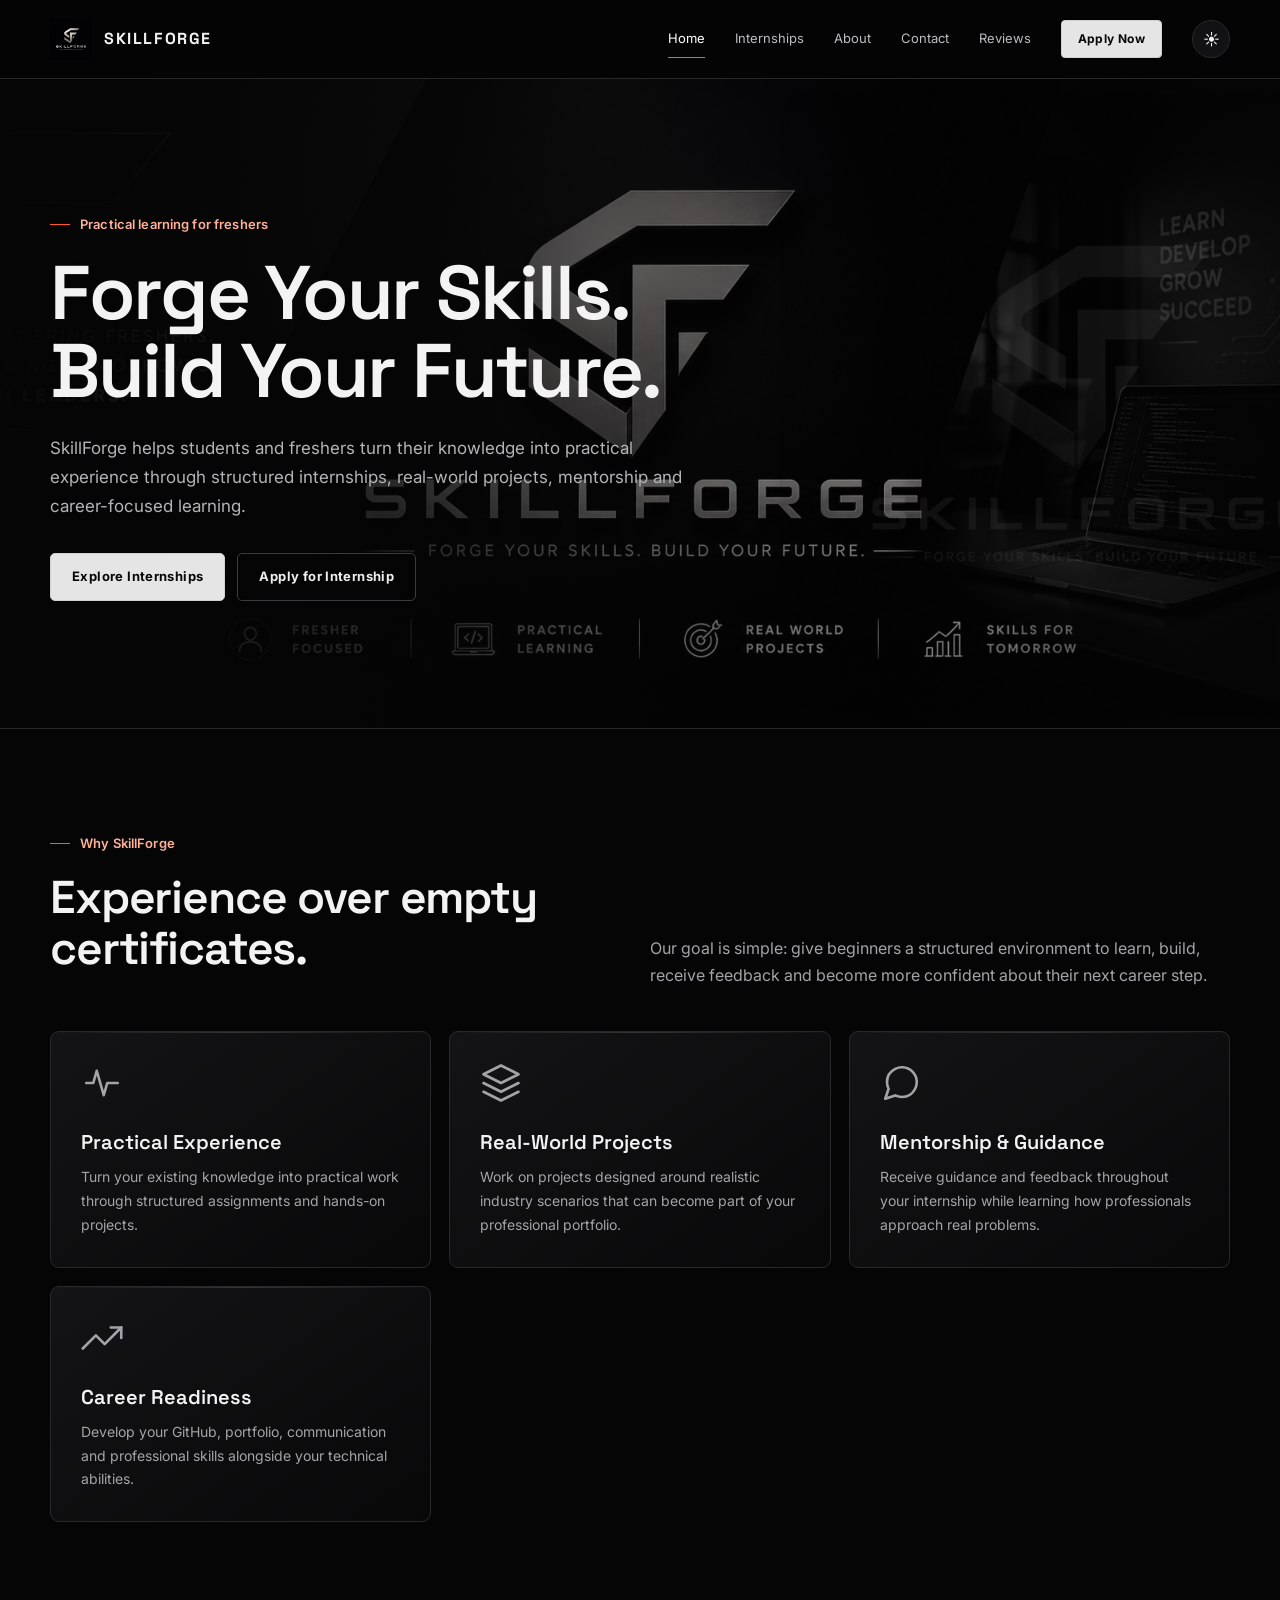
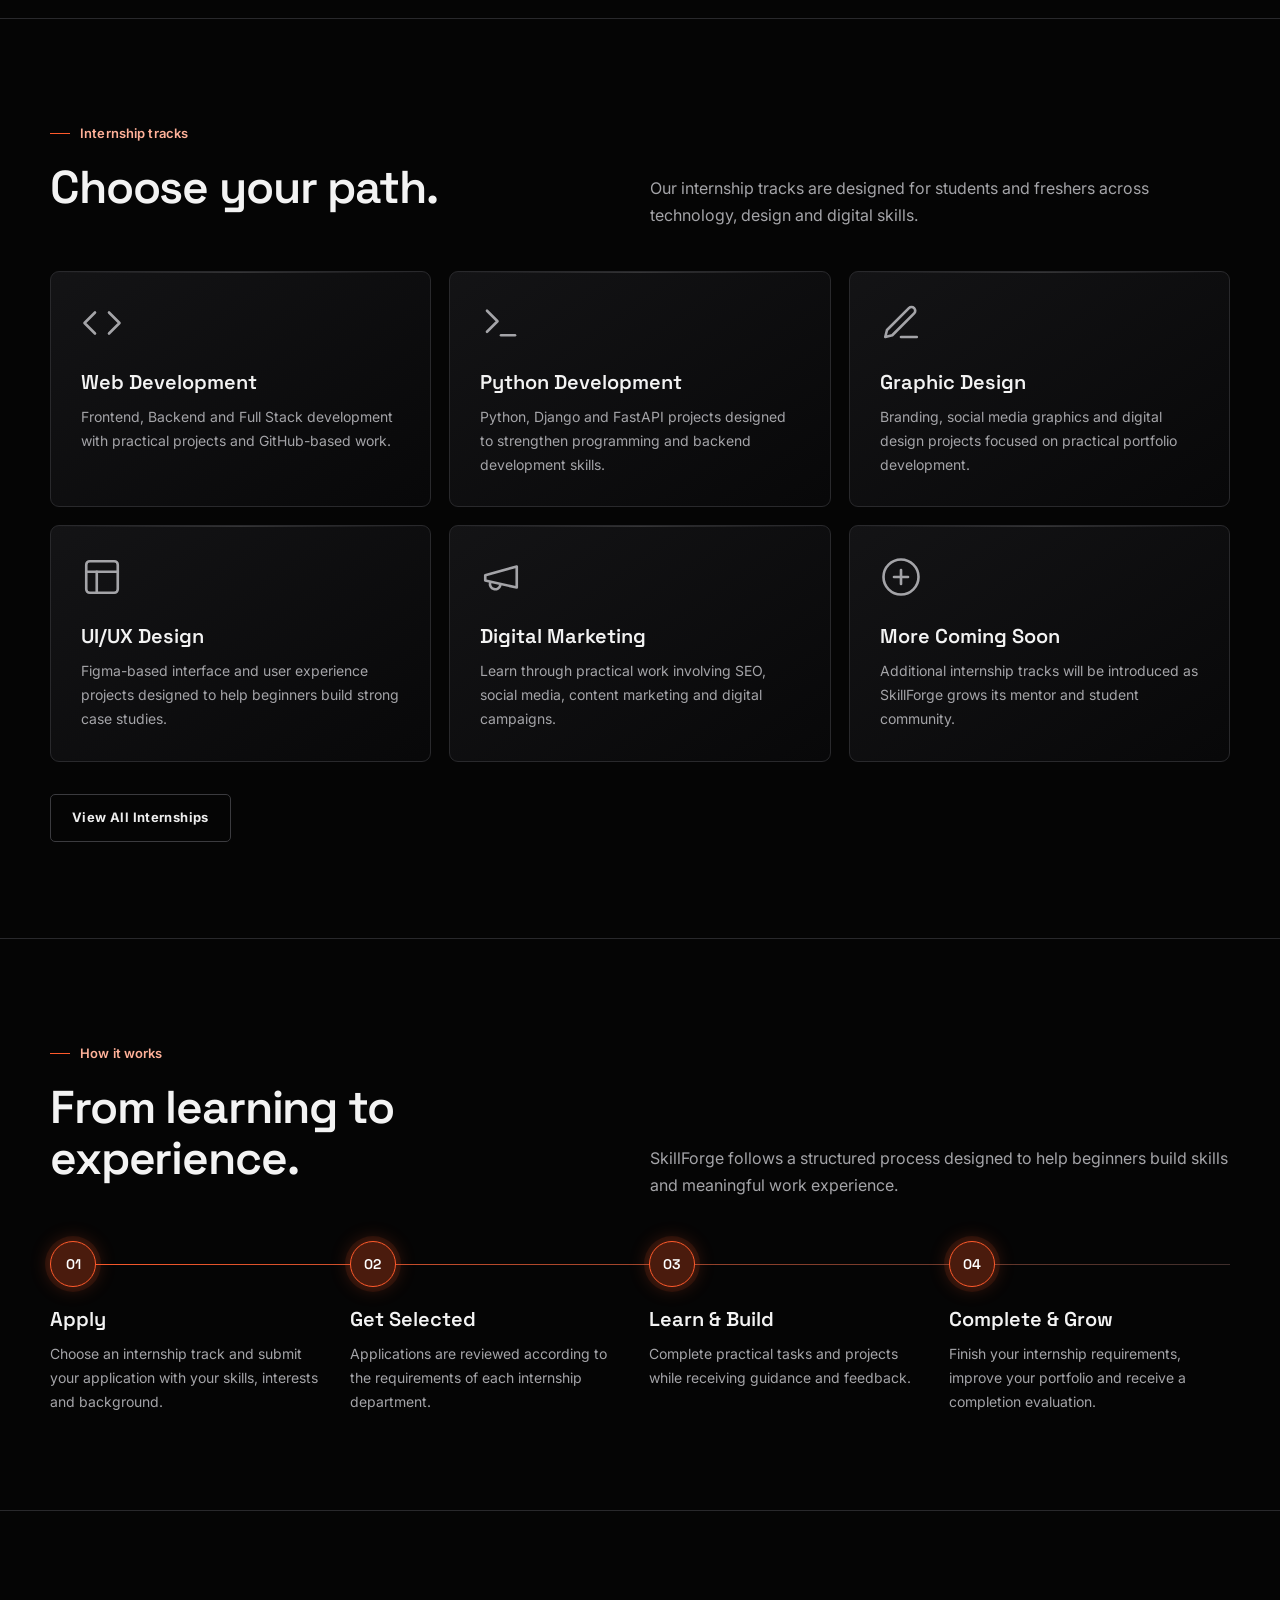
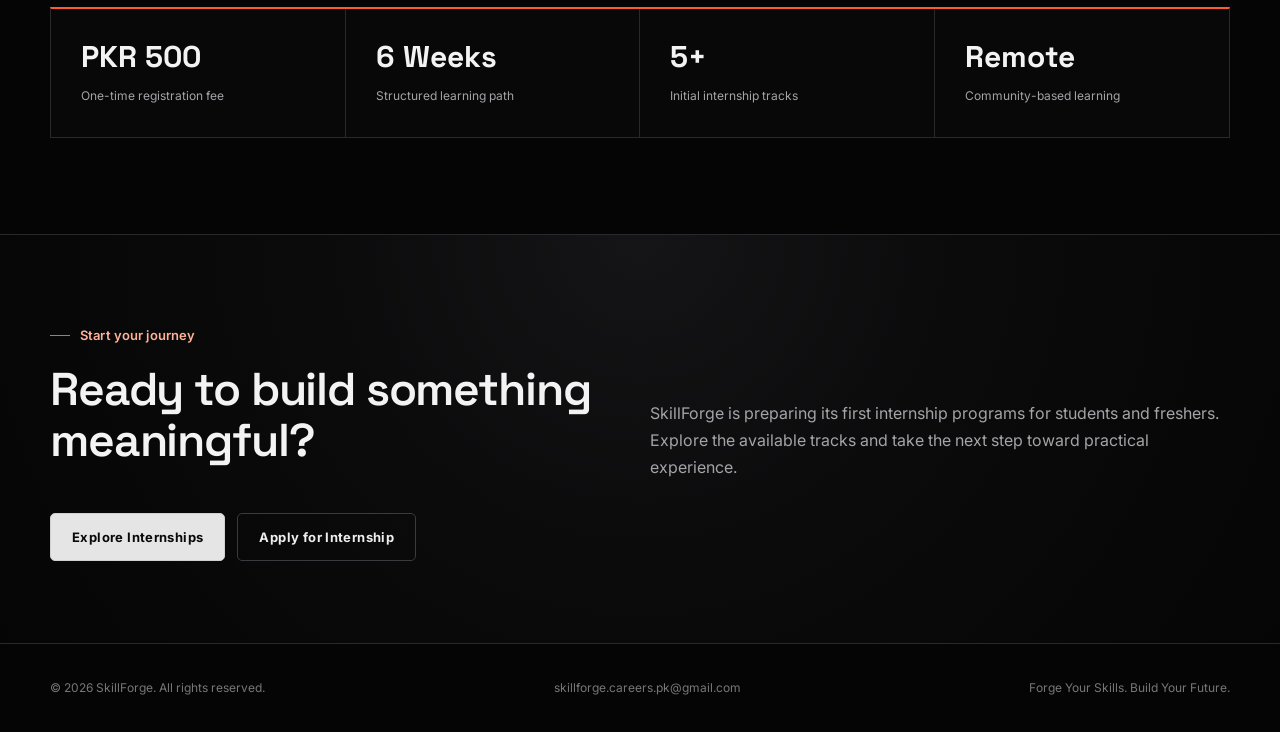
<file: index.html>
<!doctype html>
<html lang="en">

<head>
  <meta charset="utf-8">
  <meta name="viewport" content="width=device-width,initial-scale=1">
  <script>
    if (localStorage.getItem("theme") === "light") {
      document.documentElement.dataset.theme = "light";
    }
  </script>

  <title>SkillForge | Forge Your Skills. Build Your Future.</title>

  <meta
    name="description"
    content="SkillForge helps students and freshers gain practical experience through structured internships, real-world projects, mentorship and career-focused learning."
  >

  <link rel="preconnect" href="https://fonts.googleapis.com">
  <link rel="preconnect" href="https://fonts.gstatic.com" crossorigin>
  <link rel="stylesheet" href="styles.css">

  <noscript>
    <style>
      .reveal,.load-in,.path{opacity:1 !important;transform:none !important;animation:none !important;}
      .path-line-fill{width:100% !important;}
      .path .path-node{border-color:var(--ember) !important;background:var(--ember-deep) !important;color:#fff !important;}
    </style>
  </noscript>
</head>

<body>

  <!-- NAVIGATION -->
  <header class="nav">
    <div class="container nav-inner">

      <a class="brand" href="index.html">
        <img src="assets/skillforge-logo.png" alt="SkillForge logo">
        <span>SKILLFORGE</span>
      </a>

      <button class="menu" aria-label="Open menu">
        Menu
      </button>

      <nav class="links">
        <a class="active" href="index.html">Home</a>
        <a href="internships.html">Internships</a>
        <a href="about.html">About</a>
        <a href="contact.html">Contact</a>
        <a href="reviews.html">Reviews</a>
        <a class="apply-nav" href="apply.html">Apply Now</a>
        <button id="theme-toggle" class="theme-toggle" aria-label="Toggle theme">☀️</button>
      </nav>

    </div>
  </header>


  <main>

    <!-- HERO SECTION -->
    <section class="hero">

      <img class="hero-mark" src="assets/skillforge-logo.png" alt="" aria-hidden="true">

      <div class="container">

        <div class="hero-content">

          <div class="eyebrow load-in" style="--d:0">
            Practical learning for freshers
          </div>

          <h1 class="load-in" style="--d:1">
            Forge Your Skills.<br>
            Build Your Future.
          </h1>

          <p class="lead load-in" style="--d:2">
            SkillForge helps students and freshers turn their knowledge
            into practical experience through structured internships,
            real-world projects, mentorship and career-focused learning.
          </p>

          <div class="buttons load-in" style="--d:3">

            <a class="btn" href="internships.html">
              Explore Internships
            </a>

            <a class="btn secondary" href="apply.html">
              Apply for Internship
            </a>

          </div>

        </div>

      </div>

    </section>


    <!-- WHY SKILLFORGE -->
    <section class="section">

      <div class="container">

        <div class="section-head reveal">

          <div>

            <div class="eyebrow">
              Why SkillForge
            </div>

            <h2>
              Experience over empty certificates.
            </h2>

          </div>

          <p>
            Our goal is simple: give beginners a structured environment
            to learn, build, receive feedback and become more confident
            about their next career step.
          </p>

        </div>


        <div class="grid">

          <article class="card reveal" style="--d:0">

            <span class="icon" aria-hidden="true">
              <svg viewBox="0 0 24 24" fill="none" stroke="currentColor" stroke-width="1.5" stroke-linecap="round" stroke-linejoin="round"><path d="M3 12h4l2-7 4 14 2-7h6"/></svg>
            </span>

            <h3>
              Practical Experience
            </h3>

            <p>
              Turn your existing knowledge into practical work through
              structured assignments and hands-on projects.
            </p>

          </article>


          <article class="card reveal" style="--d:1">

            <span class="icon" aria-hidden="true">
              <svg viewBox="0 0 24 24" fill="none" stroke="currentColor" stroke-width="1.5" stroke-linecap="round" stroke-linejoin="round"><polygon points="12 2 2 7 12 12 22 7 12 2"/><polyline points="2 17 12 22 22 17"/><polyline points="2 12 12 17 22 12"/></svg>
            </span>

            <h3>
              Real-World Projects
            </h3>

            <p>
              Work on projects designed around realistic industry
              scenarios that can become part of your professional portfolio.
            </p>

          </article>


          <article class="card reveal" style="--d:2">

            <span class="icon" aria-hidden="true">
              <svg viewBox="0 0 24 24" fill="none" stroke="currentColor" stroke-width="1.5" stroke-linecap="round" stroke-linejoin="round"><path d="M21 11.5a8.38 8.38 0 0 1-.9 3.8 8.5 8.5 0 0 1-7.6 4.7 8.38 8.38 0 0 1-3.8-.9L3 21l1.9-5.7a8.38 8.38 0 0 1-.9-3.8 8.5 8.5 0 0 1 4.7-7.6 8.38 8.38 0 0 1 3.8-.9h.5a8.48 8.48 0 0 1 8 8v.5z"/></svg>
            </span>

            <h3>
              Mentorship & Guidance
            </h3>

            <p>
              Receive guidance and feedback throughout your internship
              while learning how professionals approach real problems.
            </p>

          </article>


          <article class="card reveal" style="--d:3">

            <span class="icon" aria-hidden="true">
              <svg viewBox="0 0 24 24" fill="none" stroke="currentColor" stroke-width="1.5" stroke-linecap="round" stroke-linejoin="round"><polyline points="23 6 13.5 15.5 8.5 10.5 1 18"/><polyline points="17 6 23 6 23 12"/></svg>
            </span>

            <h3>
              Career Readiness
            </h3>

            <p>
              Develop your GitHub, portfolio, communication and
              professional skills alongside your technical abilities.
            </p>

          </article>

        </div>

      </div>

    </section>


    <!-- INTERNSHIP TRACKS -->
    <section class="section">

      <div class="container">

        <div class="section-head reveal">

          <div>

            <div class="eyebrow">
              Internship tracks
            </div>

            <h2>
              Choose your path.
            </h2>

          </div>

          <p>
            Our internship tracks are designed for students and freshers
            across technology, design and digital skills.
          </p>

        </div>


        <div class="grid">

          <article class="card reveal" style="--d:0">

            <span class="icon" aria-hidden="true">
              <svg viewBox="0 0 24 24" fill="none" stroke="currentColor" stroke-width="1.5" stroke-linecap="round" stroke-linejoin="round"><polyline points="16 18 22 12 16 6"/><polyline points="8 6 2 12 8 18"/></svg>
            </span>

            <h3>
              Web Development
            </h3>

            <p>
              Frontend, Backend and Full Stack development with
              practical projects and GitHub-based work.
            </p>

          </article>


          <article class="card reveal" style="--d:1">

            <span class="icon" aria-hidden="true">
              <svg viewBox="0 0 24 24" fill="none" stroke="currentColor" stroke-width="1.5" stroke-linecap="round" stroke-linejoin="round"><polyline points="4 17 10 11 4 5"/><line x1="12" y1="19" x2="20" y2="19"/></svg>
            </span>

            <h3>
              Python Development
            </h3>

            <p>
              Python, Django and FastAPI projects designed to strengthen
              programming and backend development skills.
            </p>

          </article>


          <article class="card reveal" style="--d:2">

            <span class="icon" aria-hidden="true">
              <svg viewBox="0 0 24 24" fill="none" stroke="currentColor" stroke-width="1.5" stroke-linecap="round" stroke-linejoin="round"><path d="M12 20h9"/><path d="M16.5 3.5a2.121 2.121 0 0 1 3 3L7 19l-4 1 1-4 12.5-12.5z"/></svg>
            </span>

            <h3>
              Graphic Design
            </h3>

            <p>
              Branding, social media graphics and digital design projects
              focused on practical portfolio development.
            </p>

          </article>


          <article class="card reveal" style="--d:3">

            <span class="icon" aria-hidden="true">
              <svg viewBox="0 0 24 24" fill="none" stroke="currentColor" stroke-width="1.5" stroke-linecap="round" stroke-linejoin="round"><rect x="3" y="3" width="18" height="18" rx="2"/><line x1="3" y1="9" x2="21" y2="9"/><line x1="9" y1="21" x2="9" y2="9"/></svg>
            </span>

            <h3>
              UI/UX Design
            </h3>

            <p>
              Figma-based interface and user experience projects designed
              to help beginners build strong case studies.
            </p>

          </article>


          <article class="card reveal" style="--d:4">

            <span class="icon" aria-hidden="true">
              <svg viewBox="0 0 24 24" fill="none" stroke="currentColor" stroke-width="1.5" stroke-linecap="round" stroke-linejoin="round"><path d="M3 11l18-5v12L3 14v-3z"/><path d="M11.6 16.8a3 3 0 1 1-5.8-1.6"/></svg>
            </span>

            <h3>
              Digital Marketing
            </h3>

            <p>
              Learn through practical work involving SEO, social media,
              content marketing and digital campaigns.
            </p>

          </article>


          <article class="card reveal" style="--d:5">

            <span class="icon" aria-hidden="true">
              <svg viewBox="0 0 24 24" fill="none" stroke="currentColor" stroke-width="1.5" stroke-linecap="round" stroke-linejoin="round"><circle cx="12" cy="12" r="10"/><line x1="12" y1="8" x2="12" y2="16"/><line x1="8" y1="12" x2="16" y2="12"/></svg>
            </span>

            <h3>
              More Coming Soon
            </h3>

            <p>
              Additional internship tracks will be introduced as
              SkillForge grows its mentor and student community.
            </p>

          </article>

        </div>


        <div class="buttons">

          <a class="btn secondary" href="internships.html">
            View All Internships
          </a>

        </div>

      </div>

    </section>


    <!-- HOW IT WORKS -->
    <section class="section">

      <div class="container">

        <div class="section-head reveal">

          <div>

            <div class="eyebrow">
              How it works
            </div>

            <h2>
              From learning to experience.
            </h2>

          </div>

          <p>
            SkillForge follows a structured process designed to help
            beginners build skills and meaningful work experience.
          </p>

        </div>


        <div class="path reveal">

          <div class="path-line"></div>
          <div class="path-line-fill"></div>

          <div class="path-step">
            <div class="path-node">01</div>
            <h3>Apply</h3>
            <p>
              Choose an internship track and submit your application
              with your skills, interests and background.
            </p>
          </div>

          <div class="path-step">
            <div class="path-node">02</div>
            <h3>Get Selected</h3>
            <p>
              Applications are reviewed according to the requirements
              of each internship department.
            </p>
          </div>

          <div class="path-step">
            <div class="path-node">03</div>
            <h3>Learn & Build</h3>
            <p>
              Complete practical tasks and projects while receiving
              guidance and feedback.
            </p>
          </div>

          <div class="path-step">
            <div class="path-node">04</div>
            <h3>Complete & Grow</h3>
            <p>
              Finish your internship requirements, improve your portfolio
              and receive a completion evaluation.
            </p>
          </div>

        </div>

      </div>

    </section>


    <!-- PROGRAM HIGHLIGHTS -->
    <section class="section">

      <div class="container">

        <div class="stats reveal">

          <div class="stat">
            <strong>PKR 500</strong>
            <span>One-time registration fee</span>
          </div>

          <div class="stat">
            <strong>6 Weeks</strong>
            <span>Structured learning path</span>
          </div>

          <div class="stat">
            <strong>5+</strong>
            <span>Initial internship tracks</span>
          </div>

          <div class="stat">
            <strong>Remote</strong>
            <span>Community-based learning</span>
          </div>

        </div>

      </div>

    </section>


    <!-- FINAL CTA -->
    <section class="cta">

      <div class="container">

        <div class="section-head reveal">

          <div>

            <div class="eyebrow">
              Start your journey
            </div>

            <h2>
              Ready to build something meaningful?
            </h2>

          </div>

          <p>
            SkillForge is preparing its first internship programs for
            students and freshers. Explore the available tracks and
            take the next step toward practical experience.
          </p>

        </div>


        <div class="buttons">

          <a class="btn" href="internships.html">
            Explore Internships
          </a>

          <a class="btn secondary" href="apply.html">
            Apply for Internship
          </a>

        </div>

      </div>

    </section>

  </main>


  <!-- FOOTER -->
  <footer class="footer">

    <div class="container footer-inner">

      <div>
        <span>
          © <span id="year"></span> SkillForge. All rights reserved.
        </span>
      </div>

      <div>
        <span>
          skillforge.careers.pk@gmail.com
        </span>
      </div>

      <div>
        <span>
          Forge Your Skills. Build Your Future.
        </span>
      </div>

    </div>

  </footer>


  <script src="script.js"></script>

</body>

</html>
</file>
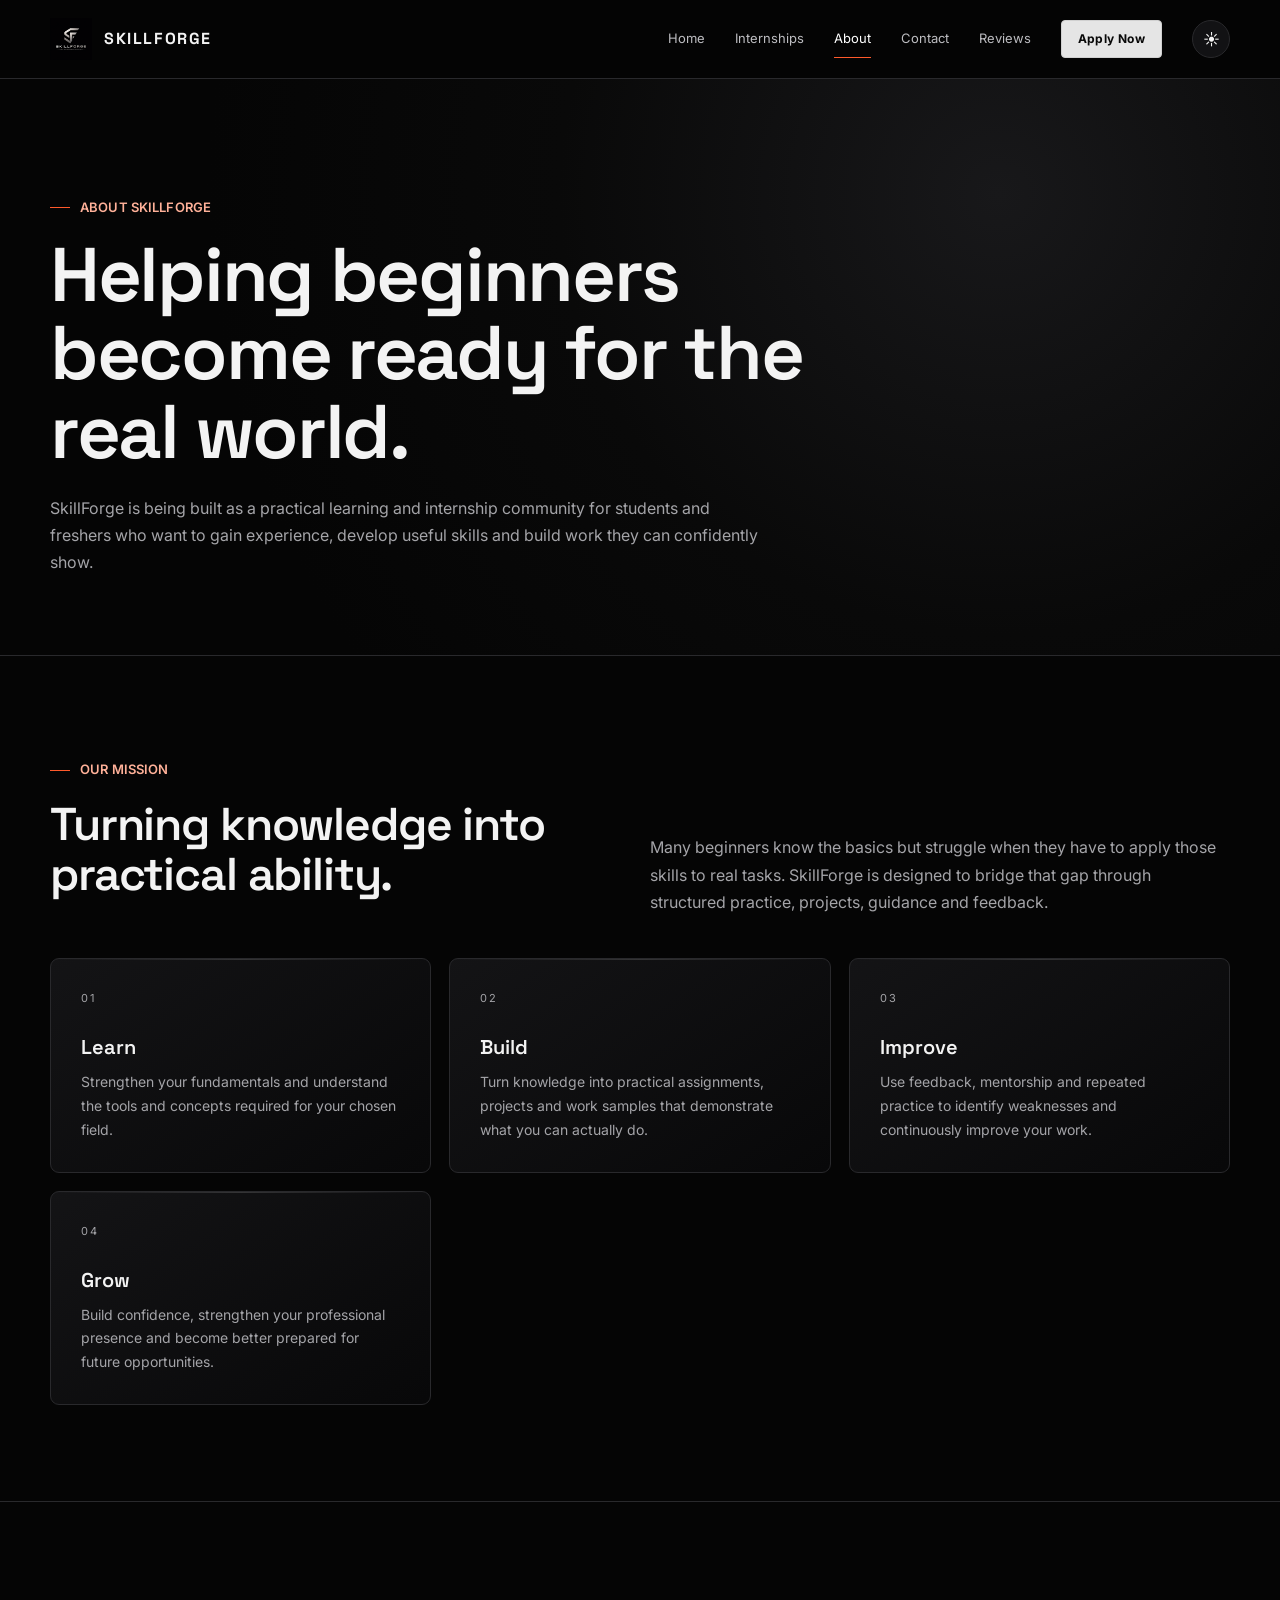
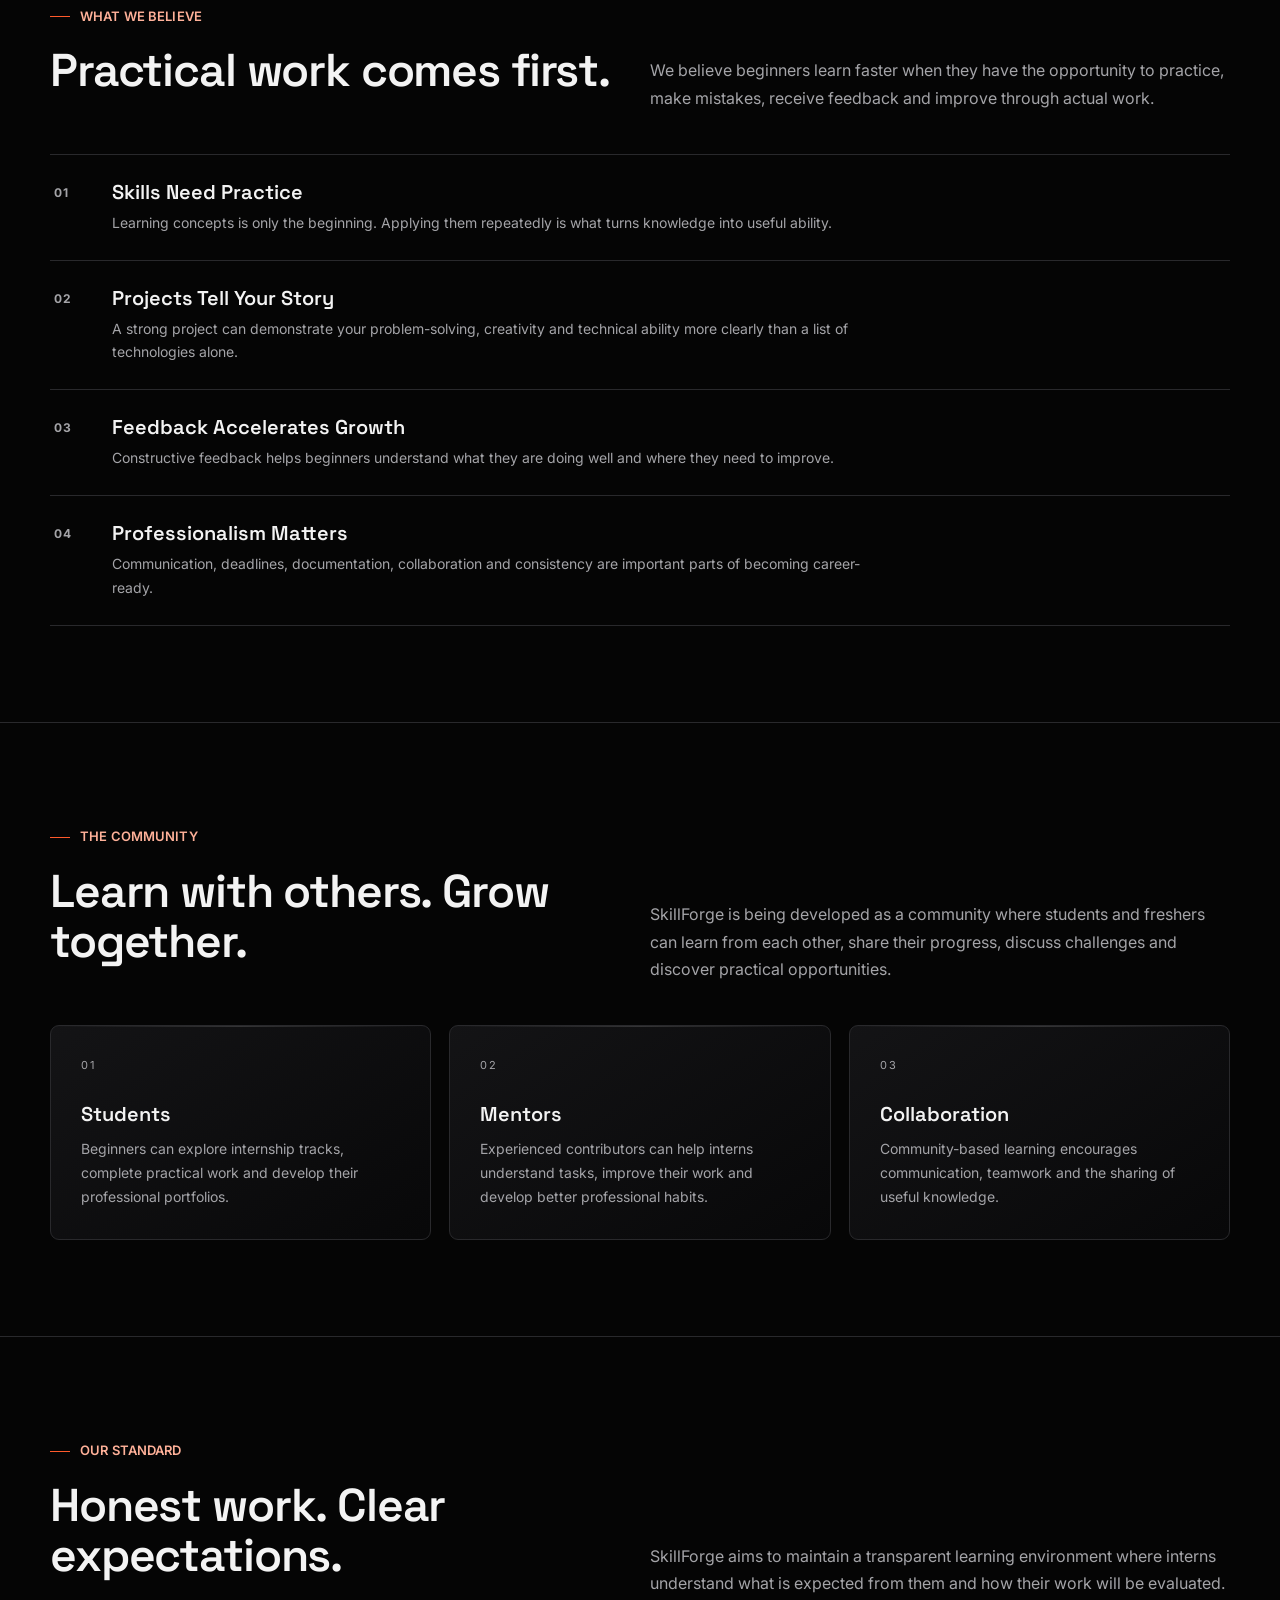
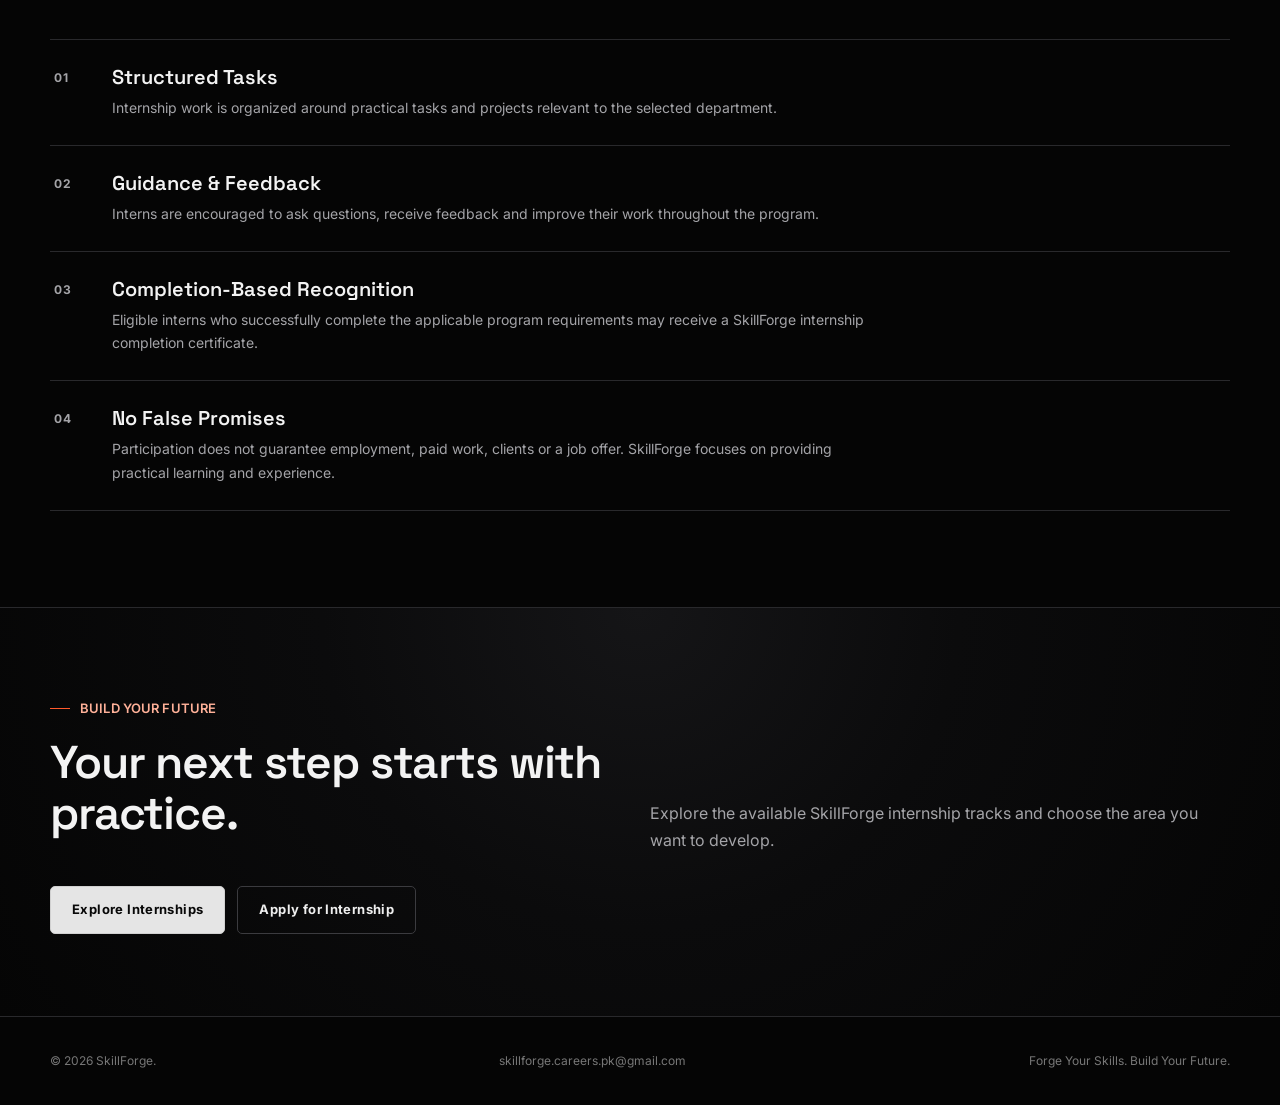
<file: about.html>
<!doctype html>
<html lang="en">

<head>
  <meta charset="utf-8">
  <meta name="viewport" content="width=device-width,initial-scale=1">
  <script>
    if (localStorage.getItem("theme") === "light") {
      document.documentElement.dataset.theme = "light";
    }
  </script>

  <title>About SkillForge | Practical Learning for Freshers</title>

  <meta
    name="description"
    content="Learn about SkillForge, a practical learning and internship community helping students and freshers build skills, projects and career-ready experience."
  >

  <link rel="stylesheet" href="styles.css">
</head>

<body>

  <!-- NAVIGATION -->
  <header class="nav">

    <div class="container nav-inner">

      <a class="brand" href="index.html">
        <img src="assets/skillforge-logo.png" alt="SkillForge logo">
        <span>SKILLFORGE</span>
      </a>

      <button class="menu" aria-label="Open menu">
        Menu
      </button>

      <nav class="links">
        <a href="index.html">Home</a>
        <a href="internships.html">Internships</a>
        <a class="active" href="about.html">About</a>
        <a href="contact.html">Contact</a>
        <a href="reviews.html">Reviews</a>
        <a class="apply-nav" href="apply.html">Apply Now</a>
        <button id="theme-toggle" class="theme-toggle" aria-label="Toggle theme">☀️</button>
      </nav>

    </div>

  </header>


  <main>

    <!-- PAGE HERO -->
    <section class="page-hero">

      <div class="container">

        <div class="eyebrow">
          ABOUT SKILLFORGE
        </div>

        <h1>
          Helping beginners become ready for the real world.
        </h1>

        <p>
          SkillForge is being built as a practical learning and internship
          community for students and freshers who want to gain experience,
          develop useful skills and build work they can confidently show.
        </p>

      </div>

    </section>


    <!-- OUR MISSION -->
    <section class="section">

      <div class="container">

        <div class="section-head">

          <div>

            <div class="eyebrow">
              OUR MISSION
            </div>

            <h2>
              Turning knowledge into practical ability.
            </h2>

          </div>

          <p>
            Many beginners know the basics but struggle when they have to
            apply those skills to real tasks. SkillForge is designed to
            bridge that gap through structured practice, projects,
            guidance and feedback.
          </p>

        </div>


        <div class="grid">

          <article class="card">

            <div class="number">
              01
            </div>

            <h3>
              Learn
            </h3>

            <p>
              Strengthen your fundamentals and understand the tools and
              concepts required for your chosen field.
            </p>

          </article>


          <article class="card">

            <div class="number">
              02
            </div>

            <h3>
              Build
            </h3>

            <p>
              Turn knowledge into practical assignments, projects and
              work samples that demonstrate what you can actually do.
            </p>

          </article>


          <article class="card">

            <div class="number">
              03
            </div>

            <h3>
              Improve
            </h3>

            <p>
              Use feedback, mentorship and repeated practice to identify
              weaknesses and continuously improve your work.
            </p>

          </article>


          <article class="card">

            <div class="number">
              04
            </div>

            <h3>
              Grow
            </h3>

            <p>
              Build confidence, strengthen your professional presence and
              become better prepared for future opportunities.
            </p>

          </article>

        </div>

      </div>

    </section>


    <!-- WHAT WE BELIEVE -->
    <section class="section">

      <div class="container">

        <div class="section-head">

          <div>

            <div class="eyebrow">
              WHAT WE BELIEVE
            </div>

            <h2>
              Practical work comes first.
            </h2>

          </div>

          <p>
            We believe beginners learn faster when they have the
            opportunity to practice, make mistakes, receive feedback
            and improve through actual work.
          </p>

        </div>


        <div class="list">

          <div class="list-item">

            <b>01</b>

            <div>

              <h3>
                Skills Need Practice
              </h3>

              <p>
                Learning concepts is only the beginning. Applying them
                repeatedly is what turns knowledge into useful ability.
              </p>

            </div>

          </div>


          <div class="list-item">

            <b>02</b>

            <div>

              <h3>
                Projects Tell Your Story
              </h3>

              <p>
                A strong project can demonstrate your problem-solving,
                creativity and technical ability more clearly than a
                list of technologies alone.
              </p>

            </div>

          </div>


          <div class="list-item">

            <b>03</b>

            <div>

              <h3>
                Feedback Accelerates Growth
              </h3>

              <p>
                Constructive feedback helps beginners understand what
                they are doing well and where they need to improve.
              </p>

            </div>

          </div>


          <div class="list-item">

            <b>04</b>

            <div>

              <h3>
                Professionalism Matters
              </h3>

              <p>
                Communication, deadlines, documentation, collaboration
                and consistency are important parts of becoming
                career-ready.
              </p>

            </div>

          </div>

        </div>

      </div>

    </section>


    <!-- COMMUNITY -->
    <section class="section">

      <div class="container">

        <div class="section-head">

          <div>

            <div class="eyebrow">
              THE COMMUNITY
            </div>

            <h2>
              Learn with others. Grow together.
            </h2>

          </div>

          <p>
            SkillForge is being developed as a community where students
            and freshers can learn from each other, share their progress,
            discuss challenges and discover practical opportunities.
          </p>

        </div>


        <div class="grid">

          <article class="card">

            <div class="number">
              01
            </div>

            <h3>
              Students
            </h3>

            <p>
              Beginners can explore internship tracks, complete practical
              work and develop their professional portfolios.
            </p>

          </article>


          <article class="card">

            <div class="number">
              02
            </div>

            <h3>
              Mentors
            </h3>

            <p>
              Experienced contributors can help interns understand tasks,
              improve their work and develop better professional habits.
            </p>

          </article>


          <article class="card">

            <div class="number">
              03
            </div>

            <h3>
              Collaboration
            </h3>

            <p>
              Community-based learning encourages communication,
              teamwork and the sharing of useful knowledge.
            </p>

          </article>

        </div>

      </div>

    </section>


    <!-- OUR STANDARD -->
    <section class="section">

      <div class="container">

        <div class="section-head">

          <div>

            <div class="eyebrow">
              OUR STANDARD
            </div>

            <h2>
              Honest work. Clear expectations.
            </h2>

          </div>

          <p>
            SkillForge aims to maintain a transparent learning
            environment where interns understand what is expected from
            them and how their work will be evaluated.
          </p>

        </div>


        <div class="list">

          <div class="list-item">

            <b>01</b>

            <div>

              <h3>
                Structured Tasks
              </h3>

              <p>
                Internship work is organized around practical tasks and
                projects relevant to the selected department.
              </p>

            </div>

          </div>


          <div class="list-item">

            <b>02</b>

            <div>

              <h3>
                Guidance & Feedback
              </h3>

              <p>
                Interns are encouraged to ask questions, receive
                feedback and improve their work throughout the program.
              </p>

            </div>

          </div>


          <div class="list-item">

            <b>03</b>

            <div>

              <h3>
                Completion-Based Recognition
              </h3>

              <p>
                Eligible interns who successfully complete the applicable
                program requirements may receive a SkillForge internship
                completion certificate.
              </p>

            </div>

          </div>


          <div class="list-item">

            <b>04</b>

            <div>

              <h3>
                No False Promises
              </h3>

              <p>
                Participation does not guarantee employment, paid work,
                clients or a job offer. SkillForge focuses on providing
                practical learning and experience.
              </p>

            </div>

          </div>

        </div>

      </div>

    </section>


    <!-- FINAL CTA -->
    <section class="cta">

      <div class="container">

        <div class="section-head">

          <div>

            <div class="eyebrow">
              BUILD YOUR FUTURE
            </div>

            <h2>
              Your next step starts with practice.
            </h2>

          </div>

          <p>
            Explore the available SkillForge internship tracks and choose
            the area you want to develop.
          </p>

        </div>


        <div class="buttons">

          <a class="btn" href="internships.html">
            Explore Internships
          </a>

          <a
            class="btn secondary"
            href="https://docs.google.com/forms/d/e/1FAIpQLScp_QTxuHigA4d_ln9LkwGpGpLbpbYyFqH_f4jM0b0u-lU4zQ/viewform?usp=header"
            target="_blank"
            rel="noopener noreferrer"
          >
            Apply for Internship
          </a>

        </div>

      </div>

    </section>

  </main>


  <!-- FOOTER -->
  <footer class="footer">

    <div class="container footer-inner">

      <div>
        <span>
          © <span id="year"></span> SkillForge.
        </span>
      </div>

      <div>
        <span>
          skillforge.careers.pk@gmail.com
        </span>
      </div>

      <div>
        <span>
          Forge Your Skills. Build Your Future.
        </span>
      </div>

    </div>

  </footer>


  <script src="script.js"></script>

</body>
</html>
</file>
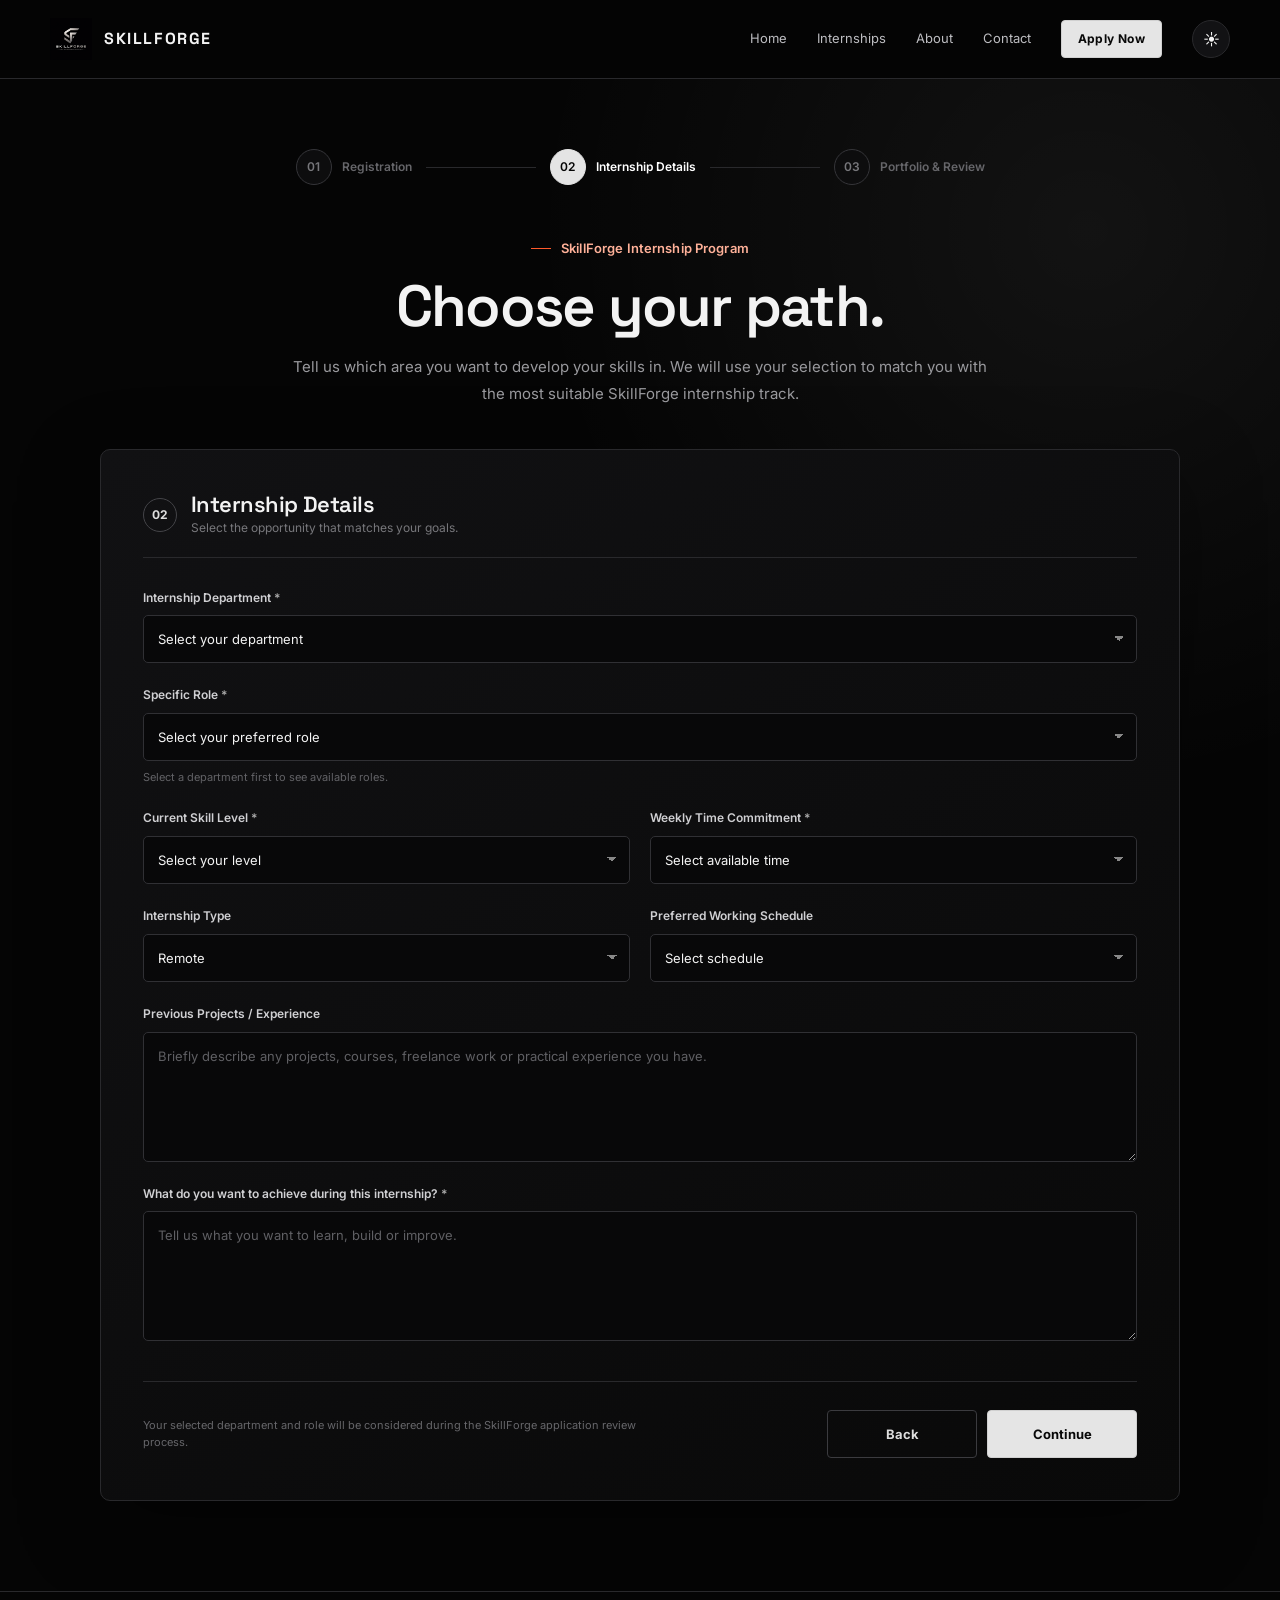
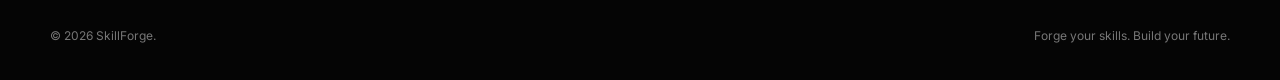
<file: apply-step2.html>
<!doctype html>
<html lang="en">
<head>
  <meta charset="utf-8">
  <meta name="viewport" content="width=device-width, initial-scale=1">
  <script>
    if (localStorage.getItem("theme") === "light") {
      document.documentElement.dataset.theme = "light";
    }
  </script>

  <title>Internship Details | SkillForge</title>

  <meta
    name="description"
    content="Choose your SkillForge internship department and role."
  >

  <link rel="stylesheet" href="styles.css">

  <style>
    .apply-page{
      min-height:calc(100vh - 78px);
      padding:70px 0 90px;
      background:
        radial-gradient(circle at 85% 10%,rgba(255,255,255,.055),transparent 32%),
        #050505;
    }

    .apply-wrapper{
      width:min(1080px,calc(100% - 40px));
      margin:auto;
    }

    .apply-progress{
      display:flex;
      align-items:center;
      justify-content:center;
      margin-bottom:45px;
    }

    .progress-step{
      display:flex;
      align-items:center;
      gap:10px;
      color:#66666a;
      font-size:12px;
      font-weight:600;
      white-space:nowrap;
    }

    .progress-number{
      width:36px;
      height:36px;
      border:1px solid #353539;
      border-radius:50%;
      display:flex;
      align-items:center;
      justify-content:center;
      background:#0d0d0e;
      color:#77777b;
      font-size:12px;
    }

    .progress-step.active{
      color:#fff;
    }

    .progress-step.active .progress-number{
      background:#e4e4e4;
      color:#050505;
      border-color:#e4e4e4;
    }

    .progress-line{
      width:110px;
      height:1px;
      background:#29292c;
      margin:0 14px;
    }

    .apply-header{
      text-align:center;
      max-width:720px;
      margin:0 auto 42px;
    }

    .apply-header h1{
      font-size:clamp(36px,5vw,58px);
      margin-bottom:16px;
    }

    .apply-header p{
      color:#99999d;
      font-size:15px;
      line-height:1.8;
    }

    .application-card{
      background:linear-gradient(145deg,#111113,#090909);
      border:1px solid #29292c;
      border-radius:10px;
      padding:42px;
      box-shadow:0 25px 80px rgba(0,0,0,.35);
    }

    .form-section-title{
      display:flex;
      align-items:center;
      gap:14px;
      margin-bottom:30px;
      padding-bottom:18px;
      border-bottom:1px solid #29292c;
    }

    .form-section-number{
      width:34px;
      height:34px;
      border:1px solid #444448;
      border-radius:50%;
      display:flex;
      align-items:center;
      justify-content:center;
      color:#ddd;
      font-size:12px;
      font-weight:700;
    }

    .form-section-title h2{
      font-size:22px;
      margin:0;
    }

    .form-section-title p{
      color:#77777b;
      font-size:12px;
      margin-top:2px;
    }

    .form-grid{
      display:grid;
      grid-template-columns:1fr 1fr;
      gap:22px 20px;
    }

    .form-group{
      display:flex;
      flex-direction:column;
    }

    .form-group.full{
      grid-column:1 / -1;
    }

    .form-group label{
      color:#d0d0d3;
      font-size:12px;
      font-weight:600;
      margin-bottom:8px;
    }

    .required{
      color:#aaa;
    }

    .form-group input,
    .form-group select,
    .form-group textarea{
      width:100%;
      background:#080809;
      border:1px solid #303034;
      border-radius:5px;
      color:#f4f4f4;
      padding:13px 14px;
      font-family:inherit;
      font-size:13px;
      outline:none;
      transition:border-color .2s,box-shadow .2s;
      margin:0;
    }

    .form-group input,
    .form-group select{
      height:48px;
    }

    .form-group textarea{
      min-height:130px;
      resize:vertical;
    }

    .form-group input::placeholder,
    .form-group textarea::placeholder{
      color:#5f5f63;
    }

    .form-group input:focus,
    .form-group select:focus,
    .form-group textarea:focus{
      border-color:#77777b;
      box-shadow:0 0 0 3px rgba(255,255,255,.04);
    }

    .form-group select{
      appearance:none;
      cursor:pointer;
      background-image:
        linear-gradient(45deg,transparent 50%,#888 50%),
        linear-gradient(135deg,#888 50%,transparent 50%);
      background-position:
        calc(100% - 17px) 20px,
        calc(100% - 12px) 20px;
      background-size:5px 5px,5px 5px;
      background-repeat:no-repeat;
    }

    .field-note{
      color:#626266;
      font-size:11px;
      margin-top:7px;
    }

    .application-footer{
      display:flex;
      align-items:center;
      justify-content:space-between;
      gap:20px;
      margin-top:40px;
      padding-top:28px;
      border-top:1px solid #29292c;
    }

    .application-footer-note{
      color:#66666a;
      font-size:11px;
      max-width:500px;
      line-height:1.6;
    }

    .footer-buttons{
      display:flex;
      gap:10px;
    }

    .back-button,
    .next-button{
      min-width:150px;
      height:48px;
      border-radius:4px;
      font-family:inherit;
      font-size:13px;
      font-weight:700;
      cursor:pointer;
      transition:.2s;
    }

    .back-button{
      background:transparent;
      color:#ddd;
      border:1px solid #3b3b3f;
    }

    .next-button{
      border:1px solid #d0d0d0;
      background:#e5e5e5;
      color:#090909;
    }

    .back-button:hover,
    .next-button:hover{
      transform:translateY(-1px);
    }

    .next-button:hover{
      background:#fff;
    }

    @media(max-width:700px){

      .apply-page{
        padding:45px 0 60px;
      }

      .apply-progress{
        justify-content:flex-start;
        overflow-x:auto;
        padding-bottom:5px;
      }

      .progress-line{
        width:45px;
        margin:0 8px;
      }

      .progress-step{
        font-size:10px;
      }

      .progress-number{
        width:32px;
        height:32px;
      }

      .application-card{
        padding:24px 20px;
      }

      .form-grid{
        grid-template-columns:1fr;
      }

      .form-group.full{
        grid-column:auto;
      }

      .application-footer{
        flex-direction:column;
        align-items:stretch;
      }

      .footer-buttons{
        width:100%;
      }

      .back-button,
      .next-button{
        width:100%;
      }

      .apply-header h1{
        font-size:38px;
      }
    }
  </style>
</head>

<body>

<header class="nav">
  <div class="container nav-inner">

    <a class="brand" href="index.html">
      <img src="assets/skillforge-logo.png" alt="SkillForge logo">
      <span>SKILLFORGE</span>
    </a>

    <button class="menu" aria-label="Open menu">
      Menu
    </button>

    <nav class="links">
      <a href="index.html">Home</a>
      <a href="internships.html">Internships</a>
      <a href="about.html">About</a>
      <a href="contact.html">Contact</a>
      <a class="apply-nav" href="apply.html">Apply Now</a>
      <button id="theme-toggle" class="theme-toggle" aria-label="Toggle theme">☀️</button>
    </nav>

  </div>
</header>


<main class="apply-page">

  <div class="apply-wrapper">

    <!-- Progress -->

    <div class="apply-progress">

      <div class="progress-step">
        <span class="progress-number">01</span>
        <span>Registration</span>
      </div>

      <div class="progress-line"></div>

      <div class="progress-step active">
        <span class="progress-number">02</span>
        <span>Internship Details</span>
      </div>

      <div class="progress-line"></div>

      <div class="progress-step">
        <span class="progress-number">03</span>
        <span>Portfolio & Review</span>
      </div>

    </div>


    <!-- Heading -->

    <div class="apply-header">

      <div class="eyebrow">
        SkillForge Internship Program
      </div>

      <h1>Choose your path.</h1>

      <p>
        Tell us which area you want to develop your skills in.
        We will use your selection to match you with the most
        suitable SkillForge internship track.
      </p>

    </div>


    <!-- Form -->

    <form class="application-card" id="internshipDetailsForm">

      <div class="form-section-title">

        <div class="form-section-number">
          02
        </div>

        <div>
          <h2>Internship Details</h2>
          <p>Select the opportunity that matches your goals.</p>
        </div>

      </div>


      <div class="form-grid">

        <!-- Department -->

        <div class="form-group full">

          <label for="department">
            Internship Department <span class="required">*</span>
          </label>

          <select
            id="department"
            name="department"
            required
          >

            <option value="">
              Select your department
            </option>

            <option value="Web Development">
              Web Development
            </option>

            <option value="Python Development">
              Python Development
            </option>

            <option value="AI & Data Science">
              AI & Data Science
            </option>

            <option value="Graphic Design">
              Graphic Design
            </option>

            <option value="UI/UX Design">
              UI/UX Design
            </option>

            <option value="Digital Marketing">
              Digital Marketing
            </option>

          </select>

        </div>


        <!-- Specific Role -->

        <div class="form-group full">

          <label for="role">
            Specific Role <span class="required">*</span>
          </label>

          <select
            id="role"
            name="role"
            required
          >

            <option value="">
              Select your preferred role
            </option>

          </select>

          <span class="field-note">
            Select a department first to see available roles.
          </span>

        </div>


        <!-- Skill Level -->

        <div class="form-group">

          <label for="skillLevel">
            Current Skill Level <span class="required">*</span>
          </label>

          <select
            id="skillLevel"
            name="skillLevel"
            required
          >

            <option value="">
              Select your level
            </option>

            <option value="Beginner">
              Beginner
            </option>

            <option value="Intermediate">
              Intermediate
            </option>

            <option value="Advanced">
              Advanced
            </option>

          </select>

        </div>


        <!-- Weekly Time -->

        <div class="form-group">

          <label for="weeklyTime">
            Weekly Time Commitment <span class="required">*</span>
          </label>

          <select
            id="weeklyTime"
            name="weeklyTime"
            required
          >

            <option value="">
              Select available time
            </option>

            <option value="5-10 hours">
              5–10 hours per week
            </option>

            <option value="10-15 hours">
              10–15 hours per week
            </option>

            <option value="15-20 hours">
              15–20 hours per week
            </option>

            <option value="20+ hours">
              20+ hours per week
            </option>

          </select>

        </div>


        <!-- Internship Type -->

        <div class="form-group">

          <label for="internshipType">
            Internship Type
          </label>

          <select
            id="internshipType"
            name="internshipType"
          >

            <option value="Remote">
              Remote
            </option>

          </select>

        </div>


        <!-- Availability -->

        <div class="form-group">

          <label for="availability">
            Preferred Working Schedule
          </label>

          <select
            id="availability"
            name="availability"
          >

            <option value="">
              Select schedule
            </option>

            <option value="Flexible">
              Flexible
            </option>

            <option value="Weekdays">
              Weekdays
            </option>

            <option value="Weekends">
              Weekends
            </option>

            <option value="Evenings">
              Evenings
            </option>

          </select>

        </div>


        <!-- Previous Experience -->

        <div class="form-group full">

          <label for="experience">
            Previous Projects / Experience
          </label>

          <textarea
            id="experience"
            name="experience"
            placeholder="Briefly describe any projects, courses, freelance work or practical experience you have."
          ></textarea>

        </div>


        <!-- Goals -->

        <div class="form-group full">

          <label for="goals">
            What do you want to achieve during this internship?
            <span class="required">*</span>
          </label>

          <textarea
            id="goals"
            name="goals"
            placeholder="Tell us what you want to learn, build or improve."
            required
          ></textarea>

        </div>

      </div>


      <!-- Footer -->

      <div class="application-footer">

        <p class="application-footer-note">
          Your selected department and role will be considered
          during the SkillForge application review process.
        </p>

        <div class="footer-buttons">

          <button
            type="button"
            class="back-button"
            id="backButton"
          >
            Back
          </button>

          <button
            type="submit"
            class="next-button"
          >
            Continue
          </button>

        </div>

      </div>

    </form>

  </div>

</main>


<footer class="footer">

  <div class="container footer-inner">

    <span>
      © <span id="year"></span> SkillForge.
    </span>

    <span>
      Forge your skills. Build your future.
    </span>

  </div>

</footer>


<script src="script.js"></script>

<script>

  const department = document.getElementById("department");
  const role = document.getElementById("role");
  const form = document.getElementById("internshipDetailsForm");
  const backButton = document.getElementById("backButton");


  /*
    Department → Role mapping
  */

  const roles = {

    "Web Development": [
      "Frontend Developer",
      "Backend Developer",
      "Full Stack Developer"
    ],

    "Python Development": [
      "Python Developer",
      "Django Developer",
      "FastAPI Developer"
    ],

    "AI & Data Science": [
      "Python & Data Science Intern",
      "AI Developer",
      "Machine Learning Intern",
      "Data Analyst"
    ],

    "Graphic Design": [
      "Graphic Designer",
      "Social Media Designer",
      "Branding Designer"
    ],

    "UI/UX Design": [
      "UI Designer",
      "UX Designer",
      "UI/UX Designer"
    ],

    "Digital Marketing": [
      "Digital Marketing Intern",
      "Social Media Marketing Intern",
      "SEO Intern",
      "Content Marketing Intern"
    ]

  };


  /*
    Change roles when department changes
  */

  department.addEventListener("change", function(){

    const selectedDepartment = this.value;

    role.innerHTML = `
      <option value="">
        Select your preferred role
      </option>
    `;

    if(!roles[selectedDepartment]){
      return;
    }

    roles[selectedDepartment].forEach(function(roleName){

      const option = document.createElement("option");

      option.value = roleName;
      option.textContent = roleName;

      role.appendChild(option);

    });

  });


  /*
    Back button
  */

  backButton.addEventListener("click", function(){

    window.location.href = "apply.html";

  });


  /*
    Temporary save
    Final backend connection will be added later.
  */

  form.addEventListener("submit", function(event){

    event.preventDefault();

    const data = {

      department: department.value,

      role: role.value,

      skillLevel:
        document.getElementById("skillLevel").value,

      weeklyTime:
        document.getElementById("weeklyTime").value,

      internshipType:
        document.getElementById("internshipType").value,

      availability:
        document.getElementById("availability").value,

      experience:
        document.getElementById("experience").value,

      goals:
        document.getElementById("goals").value

    };

    sessionStorage.setItem(
      "skillforgeStep2",
      JSON.stringify(data)
    );

    window.location.href = "apply-step3.html";

  });

</script>

</body>
</html>
</file>
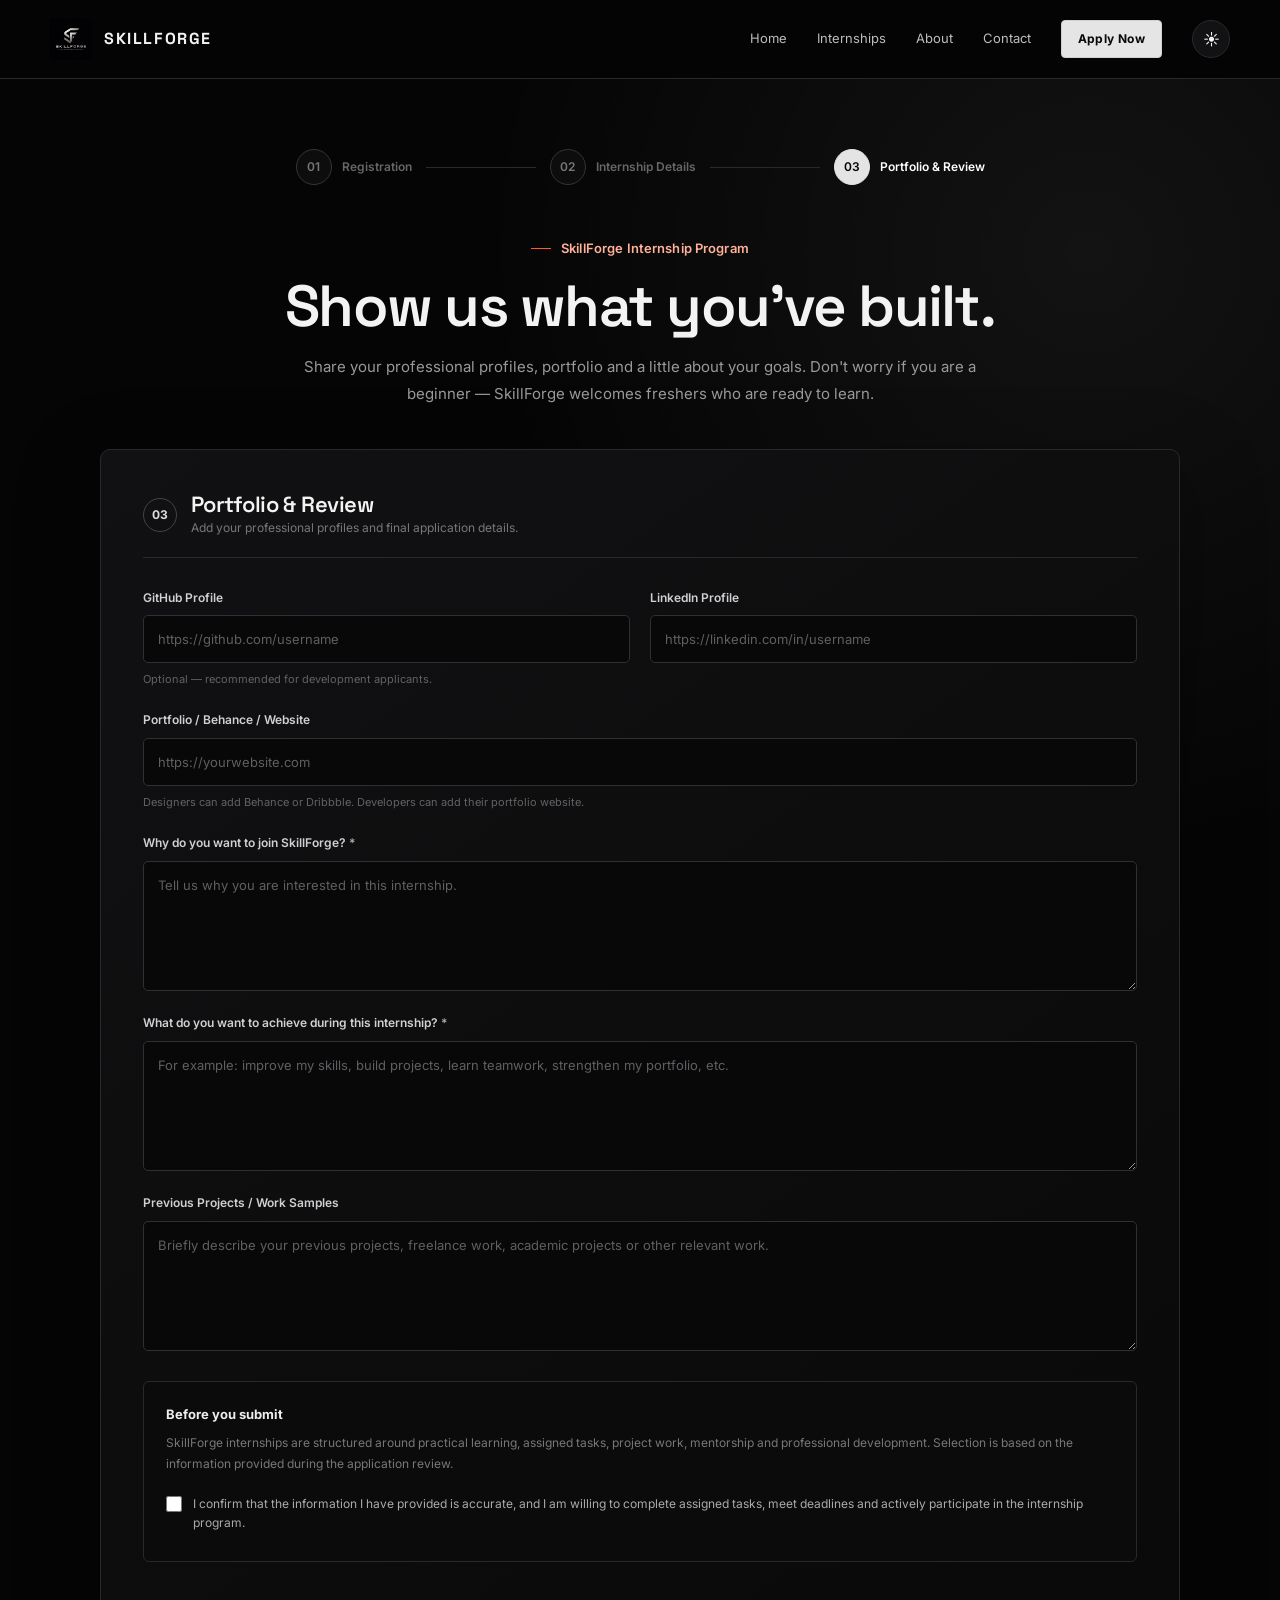
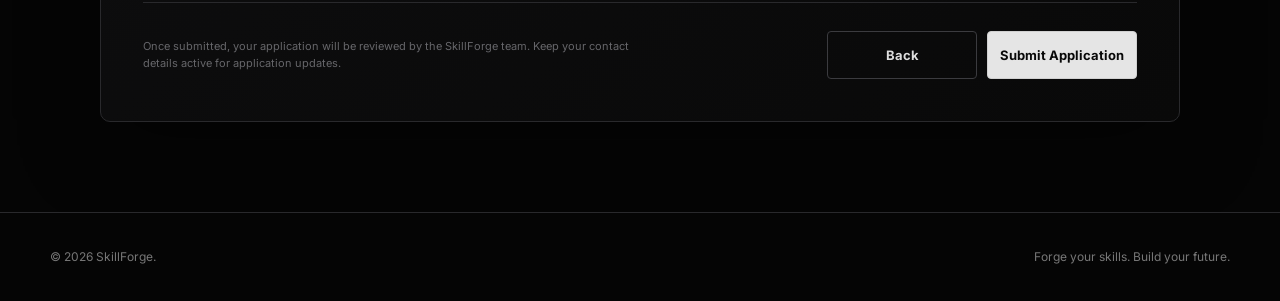
<file: apply-step3.html>
<!doctype html>
<html lang="en">
<head>
  <meta charset="utf-8">
  <meta name="viewport" content="width=device-width, initial-scale=1">
  <script>
    if (localStorage.getItem("theme") === "light") {
      document.documentElement.dataset.theme = "light";
    }
  </script>

  <title>Portfolio & Review | SkillForge</title>

  <meta
    name="description"
    content="Complete your SkillForge internship application."
  >

  <link rel="stylesheet" href="styles.css">

  <style>
    .apply-page{
      min-height:calc(100vh - 78px);
      padding:70px 0 90px;
      background:
        radial-gradient(circle at 85% 10%,rgba(255,255,255,.055),transparent 32%),
        #050505;
    }

    .apply-wrapper{
      width:min(1080px,calc(100% - 40px));
      margin:auto;
    }

    .apply-progress{
      display:flex;
      align-items:center;
      justify-content:center;
      margin-bottom:45px;
    }

    .progress-step{
      display:flex;
      align-items:center;
      gap:10px;
      color:#66666a;
      font-size:12px;
      font-weight:600;
      white-space:nowrap;
    }

    .progress-number{
      width:36px;
      height:36px;
      border:1px solid #353539;
      border-radius:50%;
      display:flex;
      align-items:center;
      justify-content:center;
      background:#0d0d0e;
      color:#77777b;
      font-size:12px;
    }

    .progress-step.active{
      color:#fff;
    }

    .progress-step.active .progress-number{
      background:#e4e4e4;
      color:#050505;
      border-color:#e4e4e4;
    }

    .progress-line{
      width:110px;
      height:1px;
      background:#29292c;
      margin:0 14px;
    }

    .apply-header{
      text-align:center;
      max-width:720px;
      margin:0 auto 42px;
    }

    .apply-header h1{
      font-size:clamp(36px,5vw,58px);
      margin-bottom:16px;
    }

    .apply-header p{
      color:#99999d;
      font-size:15px;
      line-height:1.8;
    }

    .application-card{
      background:linear-gradient(145deg,#111113,#090909);
      border:1px solid #29292c;
      border-radius:10px;
      padding:42px;
      box-shadow:0 25px 80px rgba(0,0,0,.35);
    }

    .form-section-title{
      display:flex;
      align-items:center;
      gap:14px;
      margin-bottom:30px;
      padding-bottom:18px;
      border-bottom:1px solid #29292c;
    }

    .form-section-number{
      width:34px;
      height:34px;
      border:1px solid #444448;
      border-radius:50%;
      display:flex;
      align-items:center;
      justify-content:center;
      color:#ddd;
      font-size:12px;
      font-weight:700;
    }

    .form-section-title h2{
      font-size:22px;
      margin:0;
    }

    .form-section-title p{
      color:#77777b;
      font-size:12px;
      margin-top:2px;
    }

    .form-grid{
      display:grid;
      grid-template-columns:1fr 1fr;
      gap:22px 20px;
    }

    .form-group{
      display:flex;
      flex-direction:column;
    }

    .form-group.full{
      grid-column:1 / -1;
    }

    .form-group label{
      color:#d0d0d3;
      font-size:12px;
      font-weight:600;
      margin-bottom:8px;
    }

    .required{
      color:#aaa;
    }

    .form-group input,
    .form-group textarea{
      width:100%;
      box-sizing:border-box;
      background:#080809;
      border:1px solid #303034;
      border-radius:5px;
      color:#f4f4f4;
      padding:13px 14px;
      font-family:inherit;
      font-size:13px;
      outline:none;
      transition:border-color .2s,box-shadow .2s;
      margin:0;
    }

    .form-group input{
      height:48px;
    }

    .form-group textarea{
      min-height:130px;
      resize:vertical;
    }

    .form-group input::placeholder,
    .form-group textarea::placeholder{
      color:#5f5f63;
    }

    .form-group input:focus,
    .form-group textarea:focus{
      border-color:#77777b;
      box-shadow:0 0 0 3px rgba(255,255,255,.04);
    }

    .field-note{
      color:#626266;
      font-size:11px;
      margin-top:7px;
    }

    .confirmation{
      margin-top:30px;
      padding:22px;
      border:1px solid #29292c;
      background:#0b0b0c;
      border-radius:6px;
    }

    .confirmation-title{
      color:#eee;
      font-size:13px;
      font-weight:700;
      margin-bottom:8px;
    }

    .confirmation-text{
      color:#77777b;
      font-size:12px;
      line-height:1.7;
    }

    .checkbox-row{
      display:flex;
      align-items:flex-start;
      gap:11px;
      margin-top:20px;
    }

    .checkbox-row input{
      width:16px;
      height:16px;
      margin-top:2px;
      accent-color:#e5e5e5;
      flex-shrink:0;
    }

    .checkbox-row label{
      color:#aaa;
      font-size:12px;
      line-height:1.6;
      cursor:pointer;
    }

    .application-footer{
      display:flex;
      align-items:center;
      justify-content:space-between;
      gap:20px;
      margin-top:40px;
      padding-top:28px;
      border-top:1px solid #29292c;
    }

    .application-footer-note{
      color:#66666a;
      font-size:11px;
      max-width:500px;
      line-height:1.6;
    }

    .footer-buttons{
      display:flex;
      gap:10px;
    }

    .back-button,
    .submit-button{
      min-width:150px;
      height:48px;
      border-radius:4px;
      font-family:inherit;
      font-size:13px;
      font-weight:700;
      cursor:pointer;
      transition:.2s;
    }

    .back-button{
      background:transparent;
      color:#ddd;
      border:1px solid #3b3b3f;
    }

    .submit-button{
      border:1px solid #d0d0d0;
      background:#e5e5e5;
      color:#090909;
    }

    .back-button:hover,
    .submit-button:hover{
      transform:translateY(-1px);
    }

    .submit-button:hover{
      background:#fff;
    }

    .submit-button:disabled{
      opacity:.55;
      cursor:not-allowed;
      transform:none;
    }

    /* Success */

    .success-box{
      display:none;
      text-align:center;
      padding:55px 30px;
    }

    .success-icon{
      width:64px;
      height:64px;
      margin:0 auto 22px;
      border:1px solid #777;
      border-radius:50%;
      display:flex;
      align-items:center;
      justify-content:center;
      font-size:25px;
      color:#fff;
    }

    .success-box h2{
      color:#fff;
      font-size:28px;
      margin-bottom:12px;
    }

    .success-box p{
      color:#888;
      font-size:13px;
      line-height:1.8;
      max-width:600px;
      margin:0 auto;
    }

    .success-id{
      margin-top:20px;
      color:#ccc;
      font-size:12px;
    }

    @media(max-width:700px){

      .apply-page{
        padding:45px 0 60px;
      }

      .apply-progress{
        justify-content:flex-start;
        overflow-x:auto;
        padding-bottom:5px;
      }

      .progress-line{
        width:45px;
        margin:0 8px;
      }

      .progress-step{
        font-size:10px;
      }

      .progress-number{
        width:32px;
        height:32px;
      }

      .application-card{
        padding:24px 20px;
      }

      .form-grid{
        grid-template-columns:1fr;
      }

      .form-group.full{
        grid-column:auto;
      }

      .application-footer{
        flex-direction:column;
        align-items:stretch;
      }

      .footer-buttons{
        width:100%;
      }

      .back-button,
      .submit-button{
        width:100%;
      }

      .apply-header h1{
        font-size:38px;
      }
    }
  </style>
</head>

<body>

<header class="nav">

  <div class="container nav-inner">

    <a class="brand" href="index.html">
      <img
        src="assets/skillforge-logo.png"
        alt="SkillForge logo"
      >
      <span>SKILLFORGE</span>
    </a>

    <button class="menu" aria-label="Open menu">
      Menu
    </button>

    <nav class="links">

      <a href="index.html">Home</a>

      <a href="internships.html">Internships</a>

      <a href="about.html">About</a>

      <a href="contact.html">Contact</a>

      <a class="apply-nav" href="apply.html">Apply Now</a>
      <button id="theme-toggle" class="theme-toggle" aria-label="Toggle theme">☀️</button>

    </nav>

  </div>

</header>


<main class="apply-page">

  <div class="apply-wrapper">

    <!-- Progress -->

    <div class="apply-progress">

      <div class="progress-step">
        <span class="progress-number">01</span>
        <span>Registration</span>
      </div>

      <div class="progress-line"></div>

      <div class="progress-step">
        <span class="progress-number">02</span>
        <span>Internship Details</span>
      </div>

      <div class="progress-line"></div>

      <div class="progress-step active">
        <span class="progress-number">03</span>
        <span>Portfolio & Review</span>
      </div>

    </div>


    <!-- Header -->

    <div class="apply-header">

      <div class="eyebrow">
        SkillForge Internship Program
      </div>

      <h1>Show us what you've built.</h1>

      <p>
        Share your professional profiles, portfolio and a little
        about your goals. Don't worry if you are a beginner —
        SkillForge welcomes freshers who are ready to learn.
      </p>

    </div>


    <!-- Application Card -->

    <form
      class="application-card"
      id="portfolioForm"
    >

      <!-- FORM -->

      <div id="formContent">

        <div class="form-section-title">

          <div class="form-section-number">
            03
          </div>

          <div>

            <h2>Portfolio & Review</h2>

            <p>
              Add your professional profiles and final application details.
            </p>

          </div>

        </div>


        <div class="form-grid">

          <!-- GitHub -->

          <div class="form-group">

            <label for="github">
              GitHub Profile
            </label>

            <input
              type="url"
              id="github"
              name="github"
              placeholder="https://github.com/username"
            >

            <span class="field-note">
              Optional — recommended for development applicants.
            </span>

          </div>


          <!-- LinkedIn -->

          <div class="form-group">

            <label for="linkedin">
              LinkedIn Profile
            </label>

            <input
              type="url"
              id="linkedin"
              name="linkedin"
              placeholder="https://linkedin.com/in/username"
            >

          </div>


          <!-- Portfolio -->

          <div class="form-group full">

            <label for="portfolio">
              Portfolio / Behance / Website
            </label>

            <input
              type="url"
              id="portfolio"
              name="portfolio"
              placeholder="https://yourwebsite.com"
            >

            <span class="field-note">
              Designers can add Behance or Dribbble.
              Developers can add their portfolio website.
            </span>

          </div>


          <!-- Motivation -->

          <div class="form-group full">

            <label for="motivation">
              Why do you want to join SkillForge?
              <span class="required">*</span>
            </label>

            <textarea
              id="motivation"
              name="motivation"
              placeholder="Tell us why you are interested in this internship."
              required
            ></textarea>

          </div>


          <!-- Achievement -->

          <div class="form-group full">

            <label for="achievement">
              What do you want to achieve during this internship?
              <span class="required">*</span>
            </label>

            <textarea
              id="achievement"
              name="achievement"
              placeholder="For example: improve my skills, build projects, learn teamwork, strengthen my portfolio, etc."
              required
            ></textarea>

          </div>


          <!-- Work Samples -->

          <div class="form-group full">

            <label for="workSamples">
              Previous Projects / Work Samples
            </label>

            <textarea
              id="workSamples"
              name="workSamples"
              placeholder="Briefly describe your previous projects, freelance work, academic projects or other relevant work."
            ></textarea>

          </div>

        </div>


        <!-- Confirmation -->

        <div class="confirmation">

          <div class="confirmation-title">
            Before you submit
          </div>

          <div class="confirmation-text">

            SkillForge internships are structured around practical
            learning, assigned tasks, project work, mentorship and
            professional development. Selection is based on the
            information provided during the application review.

          </div>


          <div class="checkbox-row">

            <input
              type="checkbox"
              id="agreement"
              required
            >

            <label for="agreement">

              I confirm that the information I have provided is
              accurate, and I am willing to complete assigned tasks,
              meet deadlines and actively participate in the internship
              program.

            </label>

          </div>

        </div>


        <!-- Footer -->

        <div class="application-footer">

          <p class="application-footer-note">

            Once submitted, your application will be reviewed by the
            SkillForge team. Keep your contact details active for
            application updates.

          </p>


          <div class="footer-buttons">

            <button
              type="button"
              class="back-button"
              id="backButton"
            >
              Back
            </button>

            <button
              type="submit"
              class="submit-button"
              id="submitButton"
            >
              Submit Application
            </button>

          </div>

        </div>

      </div>


      <!-- SUCCESS -->

      <div
        class="success-box"
        id="successBox"
      >

        <div class="success-icon">
          ✓
        </div>

        <h2>
          Application Submitted
        </h2>

        <p>
          Thank you for applying to SkillForge.
          Your internship application has been successfully received.
          Our team will review your application and contact you using
          the information provided.
        </p>

        <div class="success-id">
          Application ID:
          <strong id="applicationId"></strong>
        </div>

      </div>

    </form>

  </div>

</main>


<footer class="footer">

  <div class="container footer-inner">

    <span>
      © <span id="year"></span> SkillForge.
    </span>

    <span>
      Forge your skills. Build your future.
    </span>

  </div>

</footer>


<script src="script.js"></script>


<script>

  /*
   * =========================================================
   * SKILLFORGE APPLICATION SUBMISSION
   * =========================================================
   */

  const APPS_SCRIPT_URL =
    "https://script.google.com/macros/s/AKfycbzK56x2QFnEOlDpbD0kgWA84x7PvyV5wBNdNM3Sfvrz2wZWyAx0skIqzZxKx20lrd4Izg/exec";


  const portfolioForm =
    document.getElementById("portfolioForm");

  const backButton =
    document.getElementById("backButton");

  const submitButton =
    document.getElementById("submitButton");

  const formContent =
    document.getElementById("formContent");

  const successBox =
    document.getElementById("successBox");

  const applicationId =
    document.getElementById("applicationId");


  /*
   * =========================================================
   * BACK TO STEP 2
   * =========================================================
   */

  backButton.addEventListener("click", function(){

    window.location.href = "apply-step2.html";

  });


  /*
   * =========================================================
   * GET SAVED DATA FROM STEP 1
   * =========================================================
   */

  function getStoredObject(key){

    try{

      const value =
        sessionStorage.getItem(key);

      if(!value){
        return {};
      }

      return JSON.parse(value) || {};

    }catch(error){

      console.error(
        "Could not read:",
        key,
        error
      );

      return {};

    }

  }


  /*
   * STEP DATA
   *
   * These are the objects saved by Step 1
   * and Step 2.
   */

  function getStep1Data(){

    return getStoredObject("skillforgeStep1");

  }


  function getStep2Data(){

    return getStoredObject("skillforgeStep2");

  }


  /*
   * =========================================================
   * CREATE APPLICATION ID
   * =========================================================
   */

  function createApplicationId(){

    const now =
      new Date();

    const random =
      Math.floor(
        1000 + Math.random() * 9000
      );

    return (
      "SF-" +
      now.getFullYear() +
      "-" +
      String(now.getMonth() + 1).padStart(2,"0") +
      String(now.getDate()).padStart(2,"0") +
      "-" +
      random
    );

  }


  /*
   * =========================================================
   * SUBMIT APPLICATION
   * =========================================================
   */

  portfolioForm.addEventListener(
    "submit",
    async function(event){

      event.preventDefault();


      /*
       * Prevent double click
       */

      if(submitButton.disabled){
        return;
      }


      /*
       * Read Step 1
       */

      const step1 =
        getStep1Data();


      /*
       * Read Step 2
       */

      const step2 =
        getStep2Data();


      /*
       * Read Step 3
       */

      const step3 = {

        github:
          document
            .getElementById("github")
            .value
            .trim(),

        linkedin:
          document
            .getElementById("linkedin")
            .value
            .trim(),

        portfolio:
          document
            .getElementById("portfolio")
            .value
            .trim(),

        motivation:
          document
            .getElementById("motivation")
            .value
            .trim(),

        achievement:
          document
            .getElementById("achievement")
            .value
            .trim(),

        workSamples:
          document
            .getElementById("workSamples")
            .value
            .trim(),

        agreement:
          document
            .getElementById("agreement")
            .checked

      };


      /*
       * Create Application ID
       */

      const generatedId =
        createApplicationId();


      /*
       * Combine all 3 steps
       */

      const applicationData = {

        applicationId:
          generatedId,

        ...step1,

        ...step2,

        ...step3,

        submittedAt:
          new Date().toISOString()

      };


      /*
       * Save complete application locally
       * before sending.
       */

      sessionStorage.setItem(
        "skillforgeApplication",
        JSON.stringify(applicationData)
      );


      /*
       * Change button state
       */

      submitButton.disabled = true;

      submitButton.textContent =
        "Submitting...";


      try{

        /*
         * Send complete application
         * to Google Apps Script.
         */

        const response =
          await fetch(
            APPS_SCRIPT_URL,
            {

              method:"POST",

              headers:{
                "Content-Type":
                  "text/plain;charset=utf-8"
              },

              body:
                JSON.stringify(
                  applicationData
                )

            }
          );


        /*
         * Try to read response.
         */

        let result = null;

        try{

          result =
            await response.json();

        }catch(error){

          /*
           * Some Apps Script responses
           * may not return JSON.
           */

          result = {
            success:true
          };

        }


        /*
         * If server explicitly says failed
         */

        if(
          result &&
          result.success === false
        ){

          throw new Error(
            result.message ||
            "Application submission failed."
          );

        }


        /*
         * SUCCESS
         */

        formContent.style.display =
          "none";

        successBox.style.display =
          "block";

        applicationId.textContent =
          generatedId;


        /*
         * Clear temporary step data
         * after successful submission.
         */

        sessionStorage.removeItem(
          "skillforgeStep1"
        );

        sessionStorage.removeItem(
          "skillforgeStep2"
        );

        sessionStorage.removeItem(
          "skillforgeStep3"
        );


      }catch(error){

        console.error(
          "Submission error:",
          error
        );


        alert(
          "Your application could not be submitted right now. Please check your internet connection and try again."
        );


        submitButton.disabled =
          false;

        submitButton.textContent =
          "Submit Application";

      }

    }
  );

</script>

</body>
</html>
</file>
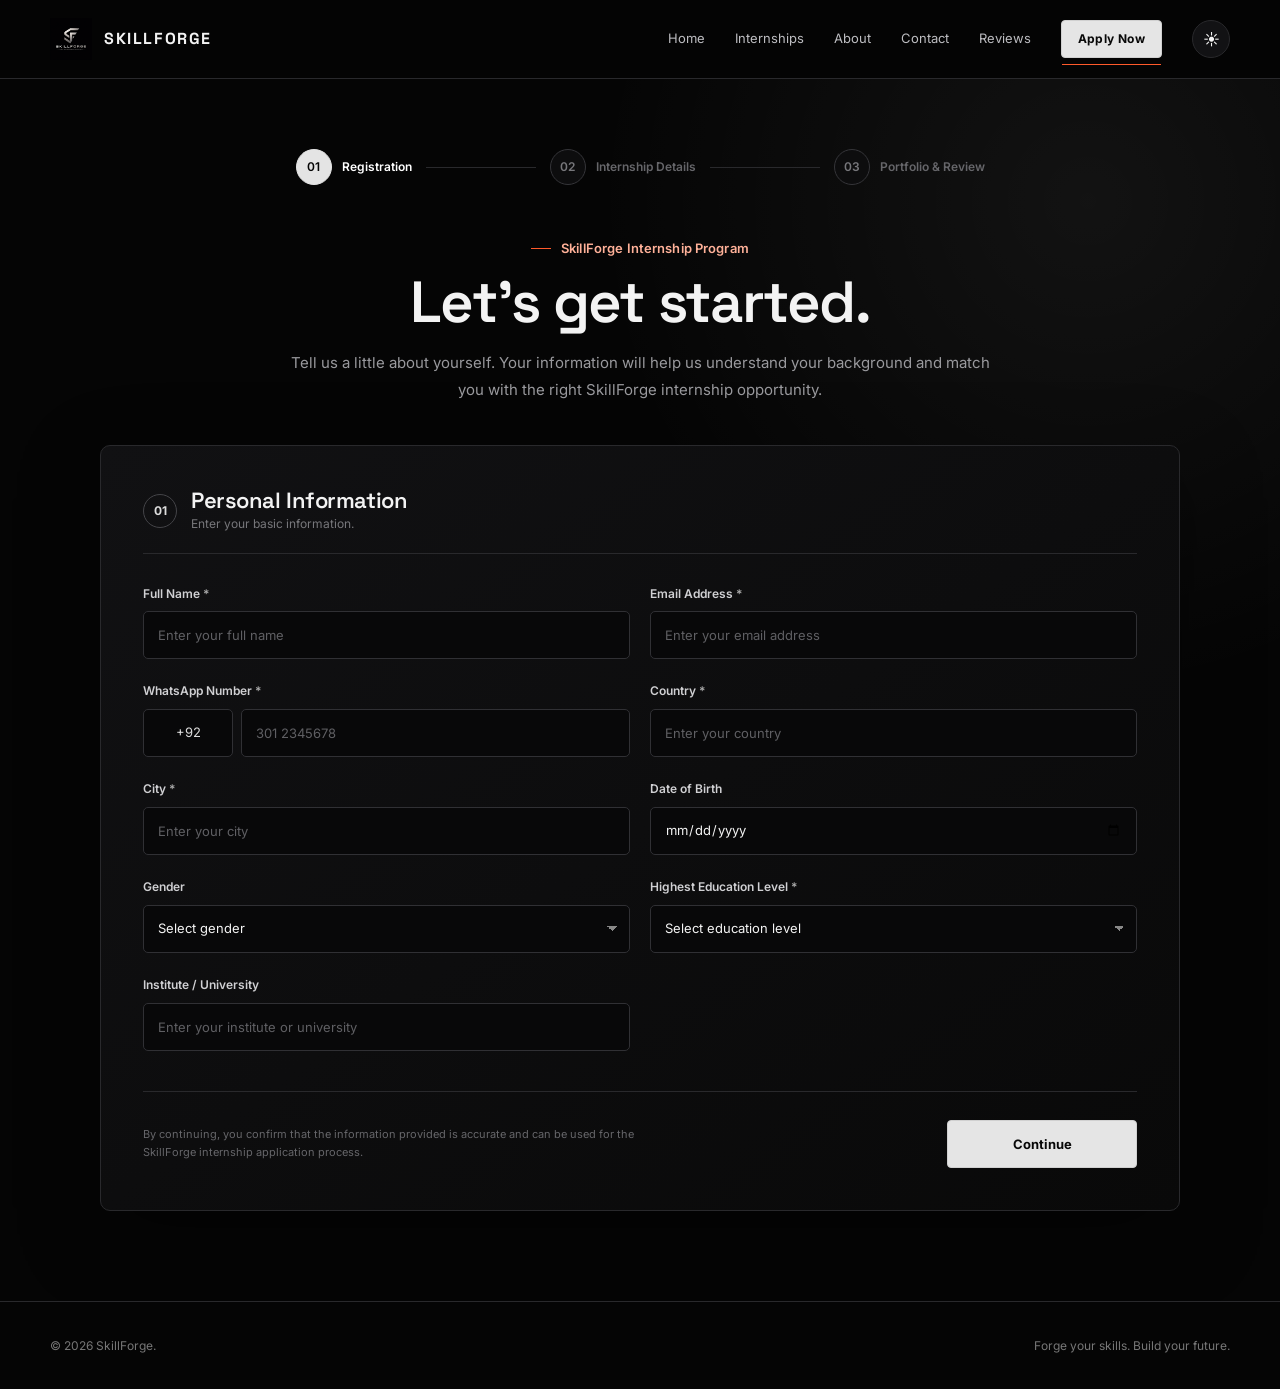
<file: apply.html>
<!doctype html>
<html lang="en">
<head>
  <meta charset="utf-8">
  <meta name="viewport" content="width=device-width, initial-scale=1">
  <script>
    if (localStorage.getItem("theme") === "light") {
      document.documentElement.dataset.theme = "light";
    }
  </script>

  <title>Apply for Internship | SkillForge</title>

  <meta
    name="description"
    content="Apply for a SkillForge internship and begin your practical learning journey."
  >

  <link rel="stylesheet" href="styles.css">

  <style>
    /* ================================
       SKILLFORGE APPLICATION PAGE
       STEP 1 — REGISTRATION
       ================================ */

    .apply-page {
      min-height: calc(100vh - 78px);
      padding: 70px 0 90px;
      background:
        radial-gradient(
          circle at 85% 10%,
          rgba(255,255,255,.055),
          transparent 32%
        ),
        #050505;
    }

    .apply-wrapper {
      width: min(1080px, calc(100% - 40px));
      margin: auto;
    }

    /* Progress */

    .apply-progress {
      display: flex;
      align-items: center;
      justify-content: center;
      gap: 0;
      margin-bottom: 45px;
    }

    .progress-step {
      display: flex;
      align-items: center;
      gap: 10px;
      color: #66666a;
      font-size: 12px;
      font-weight: 600;
      white-space: nowrap;
    }

    .progress-number {
      width: 36px;
      height: 36px;
      border: 1px solid #353539;
      border-radius: 50%;
      display: flex;
      align-items: center;
      justify-content: center;
      background: #0d0d0e;
      color: #77777b;
      font-size: 12px;
    }

    .progress-step.active {
      color: #fff;
    }

    .progress-step.active .progress-number {
      background: #e4e4e4;
      color: #050505;
      border-color: #e4e4e4;
    }

    .progress-line {
      width: 110px;
      height: 1px;
      background: #29292c;
      margin: 0 14px;
    }

    /* Header */

    .apply-header {
      text-align: center;
      max-width: 720px;
      margin: 0 auto 42px;
    }

    .apply-header .eyebrow {
      margin-bottom: 14px;
    }

    .apply-header h1 {
      font-size: clamp(36px, 5vw, 58px);
      margin-bottom: 16px;
    }

    .apply-header p {
      color: #99999d;
      font-size: 15px;
      line-height: 1.8;
    }

    /* Application Card */

    .application-card {
      background:
        linear-gradient(145deg, #111113, #090909);
      border: 1px solid #29292c;
      border-radius: 10px;
      padding: 42px;
      box-shadow: 0 25px 80px rgba(0,0,0,.35);
    }

    .form-section-title {
      display: flex;
      align-items: center;
      gap: 14px;
      margin-bottom: 30px;
      padding-bottom: 18px;
      border-bottom: 1px solid #29292c;
    }

    .form-section-number {
      width: 34px;
      height: 34px;
      border: 1px solid #444448;
      border-radius: 50%;
      display: flex;
      align-items: center;
      justify-content: center;
      color: #ddd;
      font-size: 12px;
      font-weight: 700;
    }

    .form-section-title h2 {
      font-size: 22px;
      margin: 0;
      letter-spacing: -.02em;
    }

    .form-section-title p {
      color: #77777b;
      font-size: 12px;
      margin-top: 2px;
    }

    /* Form Grid */

    .form-grid {
      display: grid;
      grid-template-columns: 1fr 1fr;
      gap: 22px 20px;
    }

    .form-group {
      display: flex;
      flex-direction: column;
    }

    .form-group.full {
      grid-column: 1 / -1;
    }

    .form-group label {
      color: #d0d0d3;
      font-size: 12px;
      font-weight: 600;
      margin-bottom: 8px;
    }

    .required {
      color: #aaa;
    }

    .form-group input,
    .form-group select {
      width: 100%;
      height: 48px;
      background: #080809;
      border: 1px solid #303034;
      border-radius: 5px;
      color: #f4f4f4;
      padding: 0 14px;
      font-family: inherit;
      font-size: 13px;
      outline: none;
      transition: border-color .2s, box-shadow .2s;
      margin: 0;
    }

    .form-group input::placeholder {
      color: #5f5f63;
    }

    .form-group select {
      appearance: none;
      cursor: pointer;
      background-image:
        linear-gradient(45deg, transparent 50%, #888 50%),
        linear-gradient(135deg, #888 50%, transparent 50%);
      background-position:
        calc(100% - 17px) 20px,
        calc(100% - 12px) 20px;
      background-size: 5px 5px, 5px 5px;
      background-repeat: no-repeat;
    }

    .form-group input:focus,
    .form-group select:focus {
      border-color: #77777b;
      box-shadow: 0 0 0 3px rgba(255,255,255,.04);
    }

    .field-note {
      color: #626266;
      font-size: 11px;
      margin-top: 7px;
    }

    /* WhatsApp */

    .phone-input {
      display: grid;
      grid-template-columns: 90px 1fr;
      gap: 8px;
    }

    .phone-code {
      height: 48px;
      background: #080809;
      border: 1px solid #303034;
      border-radius: 5px;
      color: #ddd;
      display: flex;
      align-items: center;
      justify-content: center;
      font-size: 13px;
    }

    /* Bottom */

    .application-footer {
      display: flex;
      align-items: center;
      justify-content: space-between;
      gap: 20px;
      margin-top: 40px;
      padding-top: 28px;
      border-top: 1px solid #29292c;
    }

    .application-footer-note {
      color: #66666a;
      font-size: 11px;
      max-width: 500px;
      line-height: 1.6;
    }

    .next-button {
      min-width: 190px;
      height: 48px;
      border: 1px solid #d0d0d0;
      background: #e5e5e5;
      color: #090909;
      border-radius: 4px;
      font-family: inherit;
      font-size: 13px;
      font-weight: 700;
      cursor: pointer;
      transition: .2s;
    }

    .next-button:hover {
      transform: translateY(-1px);
      background: #fff;
    }

    /* Mobile */

    @media (max-width: 700px) {

      .apply-page {
        padding: 45px 0 60px;
      }

      .apply-progress {
        justify-content: flex-start;
        overflow-x: auto;
        padding-bottom: 5px;
      }

      .progress-line {
        width: 45px;
        margin: 0 8px;
      }

      .progress-step {
        font-size: 10px;
      }

      .progress-number {
        width: 32px;
        height: 32px;
      }

      .application-card {
        padding: 24px 20px;
      }

      .form-grid {
        grid-template-columns: 1fr;
      }

      .form-group.full {
        grid-column: auto;
      }

      .application-footer {
        flex-direction: column;
        align-items: stretch;
      }

      .next-button {
        width: 100%;
      }

      .apply-header h1 {
        font-size: 38px;
      }
    }
  </style>
</head>

<body>

  <!-- ================================
       NAVIGATION
       ================================ -->

  <header class="nav">

    <div class="container nav-inner">

      <a class="brand" href="index.html">

        <img
          src="assets/skillforge-logo.png"
          alt="SkillForge logo"
        >

        <span>SKILLFORGE</span>

      </a>

      <button
        class="menu"
        aria-label="Open menu"
      >
        Menu
      </button>

      <nav class="links">

        <a href="index.html">
          Home
        </a>

        <a href="internships.html">
          Internships
        </a>

        <a href="about.html">
          About
        </a>

        <a href="contact.html">
          Contact
        </a>
        <a href="reviews.html">
          Reviews
        </a>

        <a
          class="apply-nav active"
          href="apply.html"
        >
          Apply Now
        </a>
        <button id="theme-toggle" class="theme-toggle" aria-label="Toggle theme">☀️</button>

      </nav>

    </div>

  </header>


  <!-- ================================
       APPLICATION PAGE
       ================================ -->

  <main class="apply-page">

    <div class="apply-wrapper">

      <!-- Progress -->

      <div class="apply-progress">

        <div class="progress-step active">

          <span class="progress-number">
            01
          </span>

          <span>
            Registration
          </span>

        </div>

        <div class="progress-line"></div>

        <div class="progress-step">

          <span class="progress-number">
            02
          </span>

          <span>
            Internship Details
          </span>

        </div>

        <div class="progress-line"></div>

        <div class="progress-step">

          <span class="progress-number">
            03
          </span>

          <span>
            Portfolio & Review
          </span>

        </div>

      </div>


      <!-- Page Heading -->

      <div class="apply-header">

        <div class="eyebrow">
          SkillForge Internship Program
        </div>

        <h1>
          Let's get started.
        </h1>

        <p>
          Tell us a little about yourself. Your information will help us
          understand your background and match you with the right
          SkillForge internship opportunity.
        </p>

      </div>


      <!-- Application Form -->

      <form
        class="application-card"
        id="skillforgeApplication"
      >

        <div class="form-section-title">

          <div class="form-section-number">
            01
          </div>

          <div>

            <h2>
              Personal Information
            </h2>

            <p>
              Enter your basic information.
            </p>

          </div>

        </div>


        <div class="form-grid">

          <!-- Full Name -->

          <div class="form-group">

            <label for="fullName">
              Full Name
              <span class="required">*</span>
            </label>

            <input
              type="text"
              id="fullName"
              name="fullName"
              placeholder="Enter your full name"
              required
            >

          </div>


          <!-- Email -->

          <div class="form-group">

            <label for="email">
              Email Address
              <span class="required">*</span>
            </label>

            <input
              type="email"
              id="email"
              name="email"
              placeholder="Enter your email address"
              required
            >

          </div>


          <!-- WhatsApp -->

          <div class="form-group">

            <label for="whatsapp">
              WhatsApp Number
              <span class="required">*</span>
            </label>

            <div class="phone-input">

              <div class="phone-code">
                +92
              </div>

              <input
                type="tel"
                id="whatsapp"
                name="whatsapp"
                placeholder="301 2345678"
                required
              >

            </div>

          </div>


          <!-- Country -->

          <div class="form-group">

            <label for="country">
              Country
              <span class="required">*</span>
            </label>

            <input
              type="text"
              id="country"
              name="country"
              placeholder="Enter your country"
              required
            >

          </div>


          <!-- City -->

          <div class="form-group">

            <label for="city">
              City
              <span class="required">*</span>
            </label>

            <input
              type="text"
              id="city"
              name="city"
              placeholder="Enter your city"
              required
            >

          </div>


          <!-- Date of Birth -->

          <div class="form-group">

            <label for="dob">
              Date of Birth
            </label>

            <input
              type="date"
              id="dob"
              name="dob"
            >

          </div>


          <!-- Gender -->

          <div class="form-group">

            <label for="gender">
              Gender
            </label>

            <select
              id="gender"
              name="gender"
            >

              <option value="">
                Select gender
              </option>

              <option value="Male">
                Male
              </option>

              <option value="Female">
                Female
              </option>

              <option value="Prefer not to say">
                Prefer not to say
              </option>

            </select>

          </div>


          <!-- Education -->

          <div class="form-group">

            <label for="education">
              Highest Education Level
              <span class="required">*</span>
            </label>

            <select
              id="education"
              name="education"
              required
            >

              <option value="">
                Select education level
              </option>

              <option value="Matric">
                Matric
              </option>

              <option value="Intermediate">
                Intermediate
              </option>

              <option value="Bachelor's">
                Bachelor's
              </option>

              <option value="Master's">
                Master's
              </option>

              <option value="Diploma">
                Diploma
              </option>

              <option value="Other">
                Other
              </option>

            </select>

          </div>


          <!-- Institute -->

          <div class="form-group">

            <label for="institute">
              Institute / University
            </label>

            <input
              type="text"
              id="institute"
              name="institute"
              placeholder="Enter your institute or university"
            >

          </div>

        </div>


        <!-- Bottom -->

        <div class="application-footer">

          <p class="application-footer-note">
            By continuing, you confirm that the information provided
            is accurate and can be used for the SkillForge internship
            application process.
          </p>

          <button
            type="submit"
            class="next-button"
          >
            Continue
          </button>

        </div>

      </form>

    </div>

  </main>


  <!-- ================================
       FOOTER
       ================================ -->

  <footer class="footer">

    <div class="container footer-inner">

      <span>
        © <span id="year"></span> SkillForge.
      </span>

      <span>
        Forge your skills. Build your future.
      </span>

    </div>

  </footer>


  <script src="script.js"></script>

  <script>

    /*
      SKILLFORGE APPLICATION
      STEP 1 → STEP 2
    */

    const applicationForm =
      document.getElementById("skillforgeApplication");


    if (applicationForm) {

      applicationForm.addEventListener(
        "submit",
        function(event) {

          event.preventDefault();


          /*
            Collect Step 1 information
          */

          const applicationData = {

            fullName:
              document.getElementById("fullName").value.trim(),

            email:
              document.getElementById("email").value.trim(),

            whatsapp:
              document.getElementById("whatsapp").value.trim(),

            country:
              document.getElementById("country").value.trim(),

            city:
              document.getElementById("city").value.trim(),

            dob:
              document.getElementById("dob").value,

            gender:
              document.getElementById("gender").value,

            education:
              document.getElementById("education").value,

            institute:
              document.getElementById("institute").value.trim()

          };


          /*
            Save Step 1 data temporarily
            so we can combine it with
            Step 2 and Step 3 later.
          */

          sessionStorage.setItem(
            "skillforgeStep1",
            JSON.stringify(applicationData)
          );


          /*
            Move to Step 2
          */

          window.location.href =
            "apply-step2.html";

        }
      );

    }

  </script>

</body>
</html>
</file>
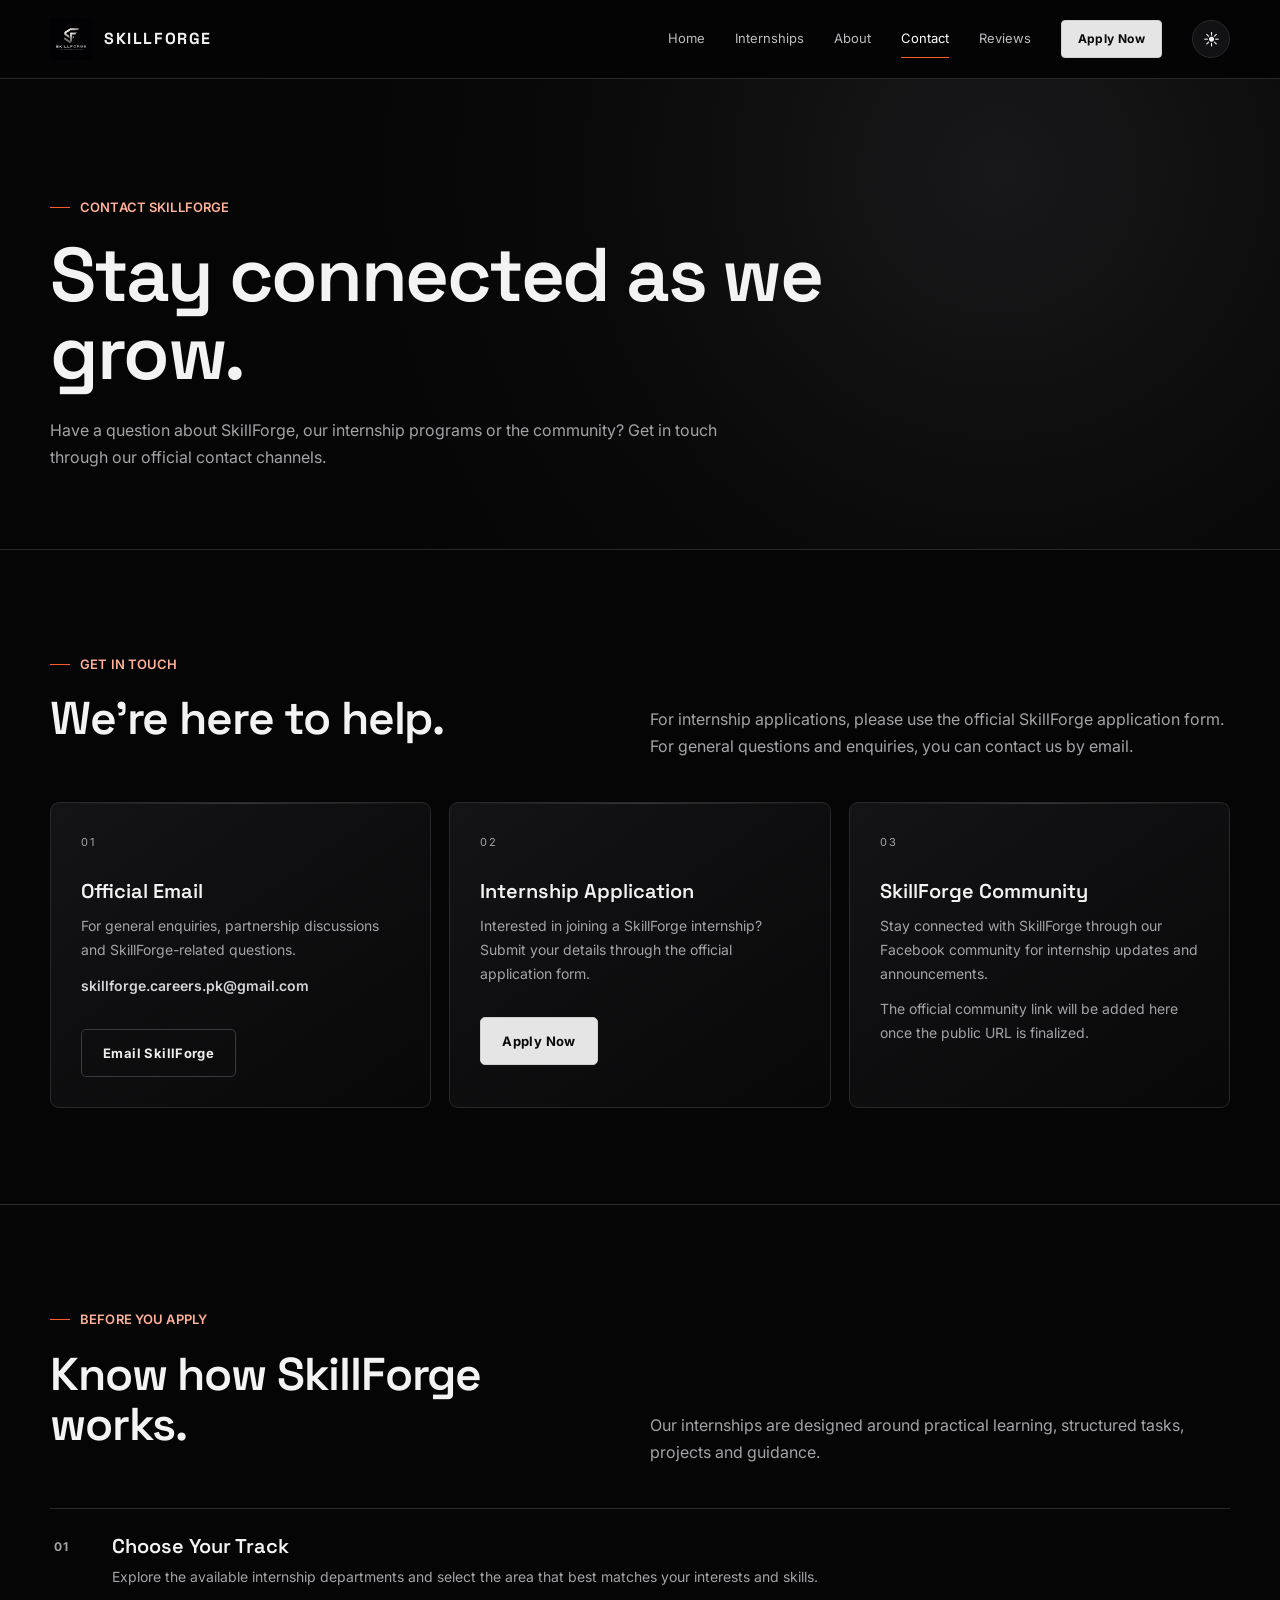
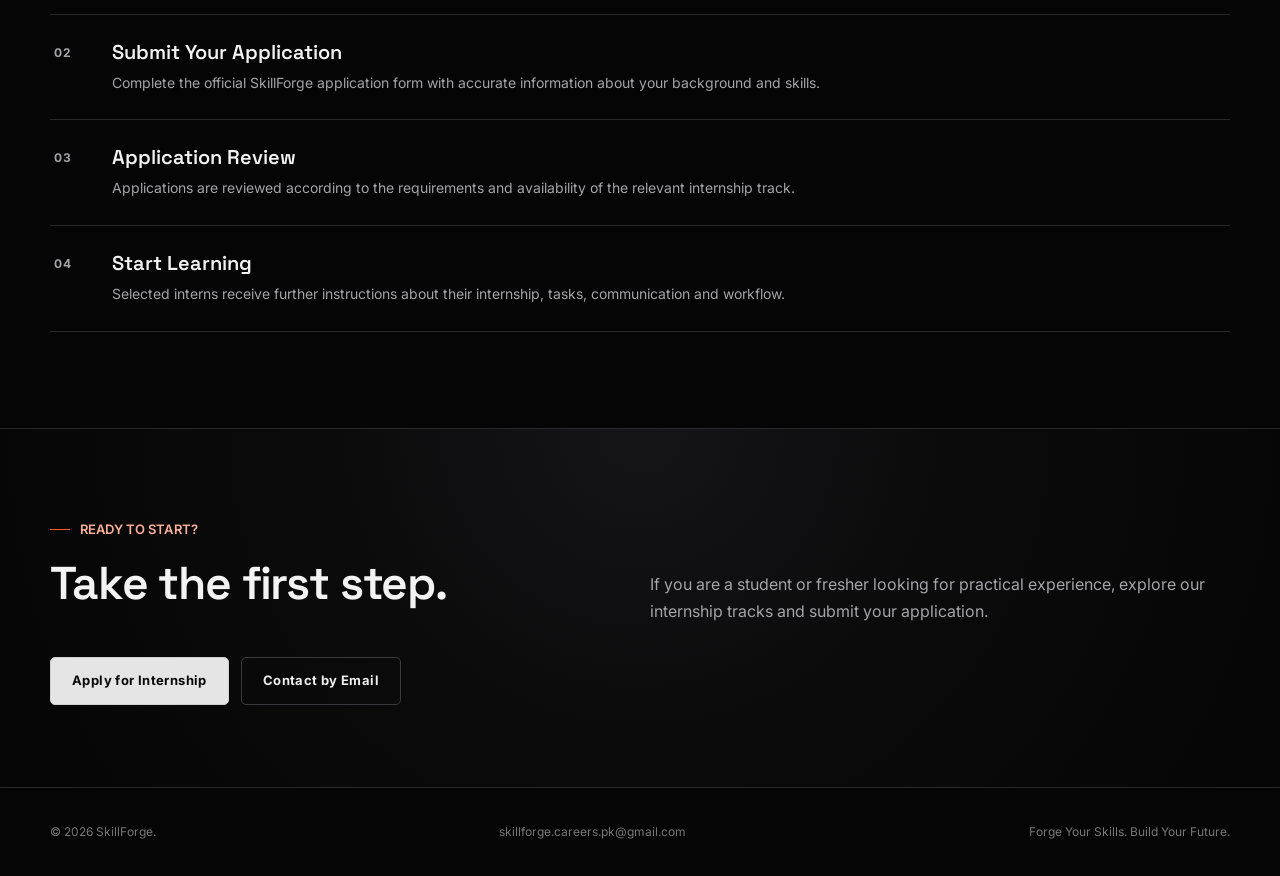
<file: contact.html>
<!doctype html>
<html lang="en">

<head>
  <meta charset="utf-8">
  <meta name="viewport" content="width=device-width,initial-scale=1">
  <script>
    if (localStorage.getItem("theme") === "light") {
      document.documentElement.dataset.theme = "light";
    }
  </script>

  <title>Contact SkillForge | Get in Touch</title>

  <meta
    name="description"
    content="Contact SkillForge for internship information, community updates and general enquiries."
  >

  <link rel="stylesheet" href="styles.css">
</head>

<body>

  <!-- NAVIGATION -->
  <header class="nav">

    <div class="container nav-inner">

      <a class="brand" href="index.html">
        <img src="assets/skillforge-logo.png" alt="SkillForge logo">
        <span>SKILLFORGE</span>
      </a>

      <button class="menu" aria-label="Open menu">
        Menu
      </button>

      <nav class="links">
        <a href="index.html">Home</a>
        <a href="internships.html">Internships</a>
        <a href="about.html">About</a>
        <a class="active" href="contact.html">Contact</a>
        <a href="reviews.html">Reviews</a>
        <a class="apply-nav" href="apply.html">Apply Now</a>
        <button id="theme-toggle" class="theme-toggle" aria-label="Toggle theme">☀️</button>
      </nav>

    </div>

  </header>


  <main>

    <!-- PAGE HERO -->
    <section class="page-hero">

      <div class="container">

        <div class="eyebrow">
          CONTACT SKILLFORGE
        </div>

        <h1>
          Stay connected as we grow.
        </h1>

        <p>
          Have a question about SkillForge, our internship programs or
          the community? Get in touch through our official contact
          channels.
        </p>

      </div>

    </section>


    <!-- CONTACT OPTIONS -->
    <section class="section">

      <div class="container">

        <div class="section-head">

          <div>

            <div class="eyebrow">
              GET IN TOUCH
            </div>

            <h2>
              We're here to help.
            </h2>

          </div>

          <p>
            For internship applications, please use the official
            SkillForge application form. For general questions and
            enquiries, you can contact us by email.
          </p>

        </div>


        <div class="grid">

          <!-- OFFICIAL EMAIL -->
          <article class="card">

            <div class="number">
              01
            </div>

            <h3>
              Official Email
            </h3>

            <p>
              For general enquiries, partnership discussions and
              SkillForge-related questions.
            </p>

            <p>
              <strong>
                skillforge.careers.pk@gmail.com
              </strong>
            </p>

            <div class="buttons">

              <a
                class="btn secondary"
                href="https://mail.google.com/mail/?view=cm&fs=1&to=skillforge.careers.pk@gmail.com"
                target="_blank"
                rel="noopener noreferrer"
              >
                Email SkillForge
              </a>

            </div>

          </article>


          <!-- INTERNSHIP APPLICATION -->
          <article class="card">

            <div class="number">
              02
            </div>

            <h3>
              Internship Application
            </h3>

            <p>
              Interested in joining a SkillForge internship? Submit your
              details through the official application form.
            </p>

            <div class="buttons">

              <a
                class="btn"
                href="https://docs.google.com/forms/d/e/1FAIpQLScp_QTxuHigA4d_ln9LkwGpGpLbpbYyFqH_f4jM0b0u-lU4zQ/viewform?usp=header"
                target="_blank"
                rel="noopener noreferrer"
              >
                Apply Now
              </a>

            </div>

          </article>


          <!-- COMMUNITY -->
          <article class="card">

            <div class="number">
              03
            </div>

            <h3>
              SkillForge Community
            </h3>

            <p>
              Stay connected with SkillForge through our Facebook
              community for internship updates and announcements.
            </p>

            <p>
              The official community link will be added here once the
              public URL is finalized.
            </p>

          </article>

        </div>

      </div>

    </section>


    <!-- APPLICATION PROCESS -->
    <section class="section">

      <div class="container">

        <div class="section-head">

          <div>

            <div class="eyebrow">
              BEFORE YOU APPLY
            </div>

            <h2>
              Know how SkillForge works.
            </h2>

          </div>

          <p>
            Our internships are designed around practical learning,
            structured tasks, projects and guidance.
          </p>

        </div>


        <div class="list">

          <div class="list-item">

            <b>01</b>

            <div>

              <h3>
                Choose Your Track
              </h3>

              <p>
                Explore the available internship departments and select
                the area that best matches your interests and skills.
              </p>

            </div>

          </div>


          <div class="list-item">

            <b>02</b>

            <div>

              <h3>
                Submit Your Application
              </h3>

              <p>
                Complete the official SkillForge application form with
                accurate information about your background and skills.
              </p>

            </div>

          </div>


          <div class="list-item">

            <b>03</b>

            <div>

              <h3>
                Application Review
              </h3>

              <p>
                Applications are reviewed according to the requirements
                and availability of the relevant internship track.
              </p>

            </div>

          </div>


          <div class="list-item">

            <b>04</b>

            <div>

              <h3>
                Start Learning
              </h3>

              <p>
                Selected interns receive further instructions about
                their internship, tasks, communication and workflow.
              </p>

            </div>

          </div>

        </div>

      </div>

    </section>


    <!-- FINAL CTA -->
    <section class="cta">

      <div class="container">

        <div class="section-head">

          <div>

            <div class="eyebrow">
              READY TO START?
            </div>

            <h2>
              Take the first step.
            </h2>

          </div>

          <p>
            If you are a student or fresher looking for practical
            experience, explore our internship tracks and submit your
            application.
          </p>

        </div>


        <div class="buttons">

          <a
            class="btn"
            href="https://docs.google.com/forms/d/e/1FAIpQLScp_QTxuHigA4d_ln9LkwGpGpLbpbYyFqH_f4jM0b0u-lU4zQ/viewform?usp=header"
            target="_blank"
            rel="noopener noreferrer"
          >
            Apply for Internship
          </a>

          <a
            class="btn secondary"
            href="https://mail.google.com/mail/?view=cm&fs=1&to=skillforge.careers.pk@gmail.com"
            target="_blank"
            rel="noopener noreferrer"
          >
            Contact by Email
          </a>

        </div>

      </div>

    </section>

  </main>


  <!-- FOOTER -->
  <footer class="footer">

    <div class="container footer-inner">

      <div>
        <span>
          © <span id="year"></span> SkillForge.
        </span>
      </div>

      <div>
        <span>
          skillforge.careers.pk@gmail.com
        </span>
      </div>

      <div>
        <span>
          Forge Your Skills. Build Your Future.
        </span>
      </div>

    </div>

  </footer>


  <script src="script.js"></script>

</body>
</html>
</file>
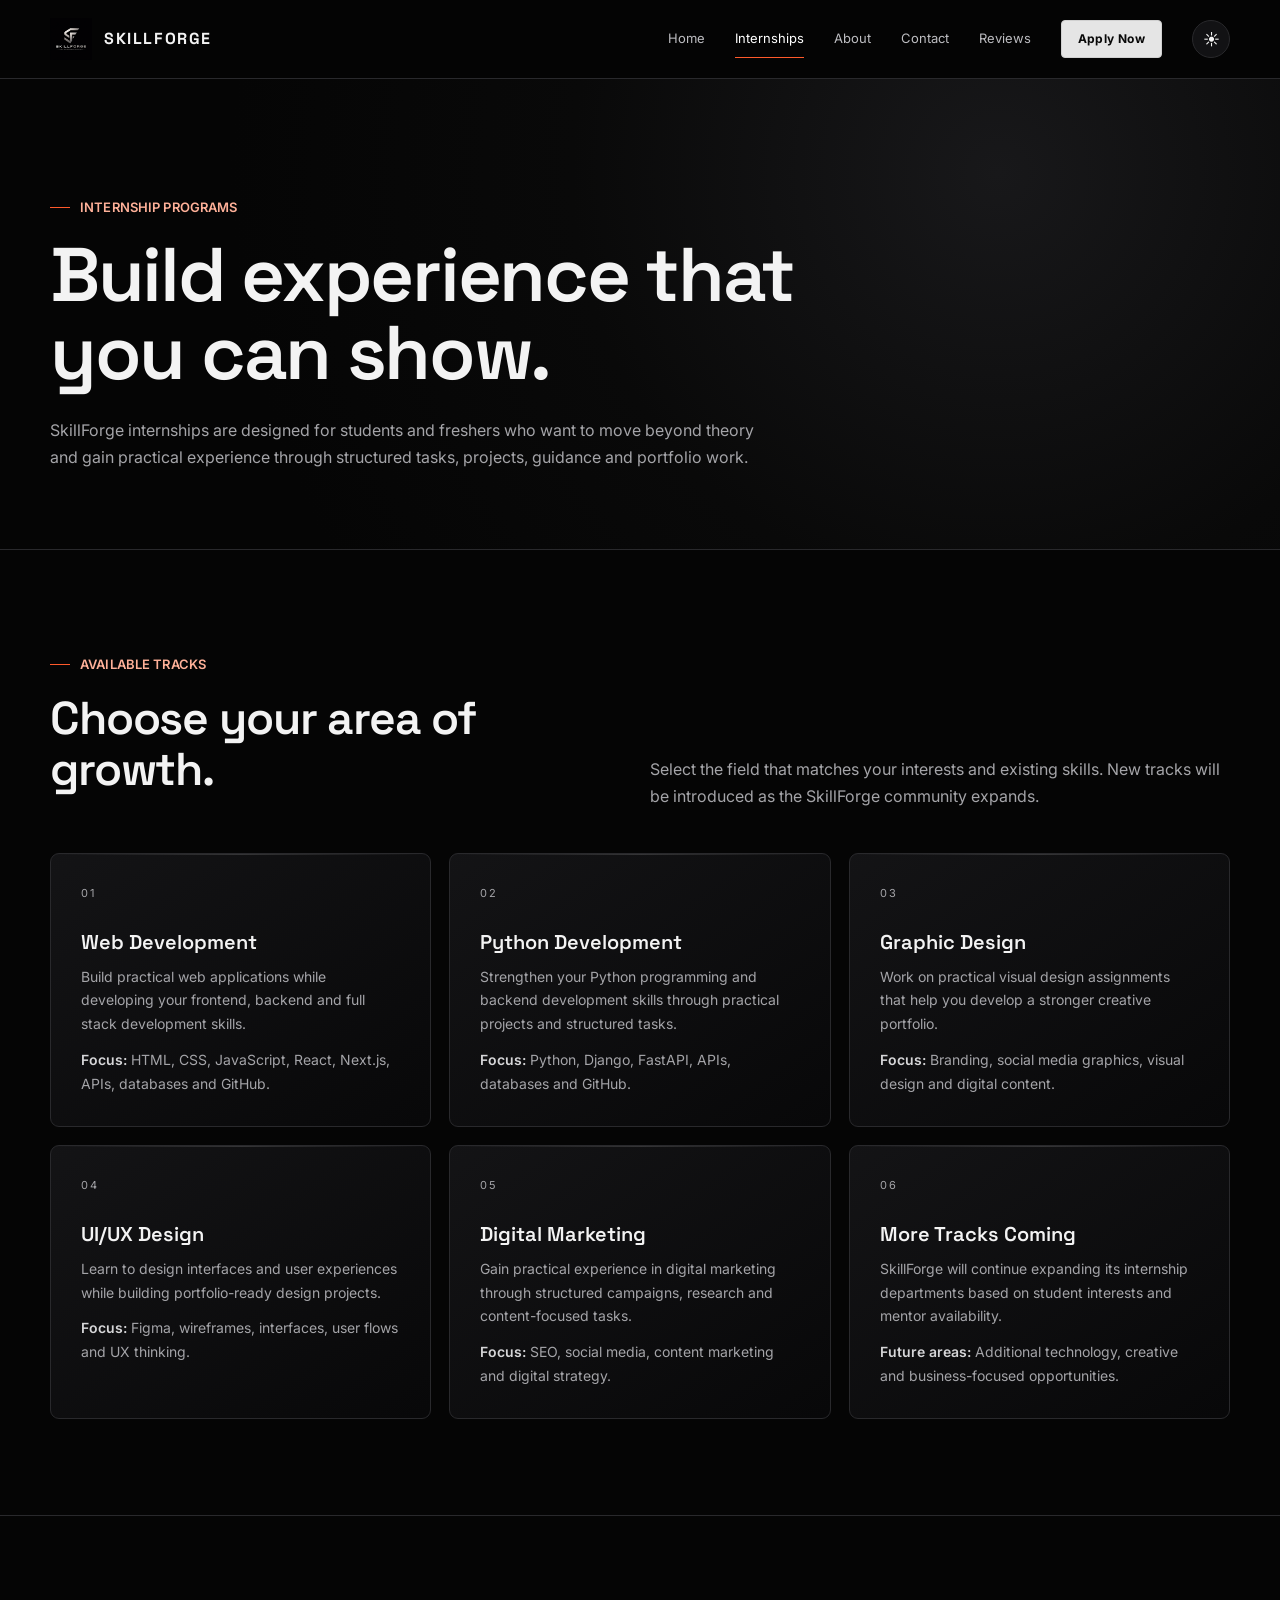
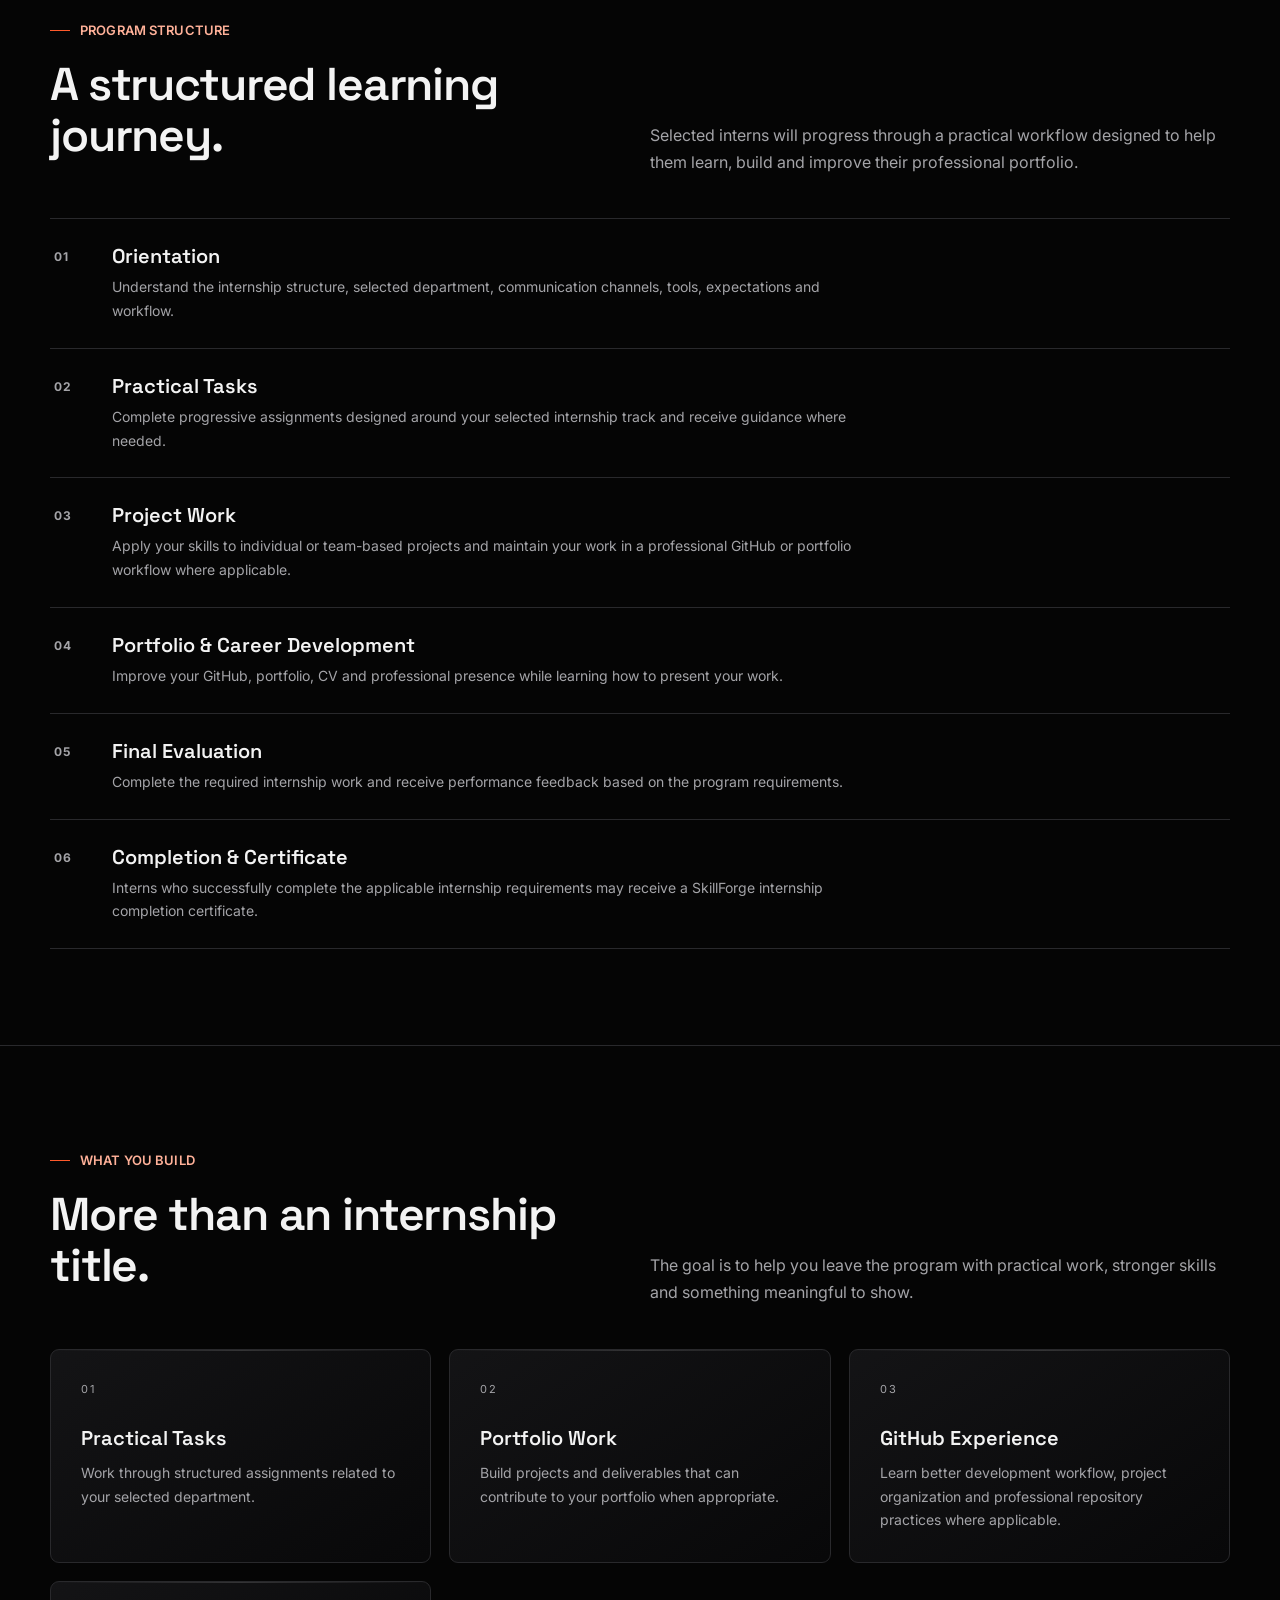
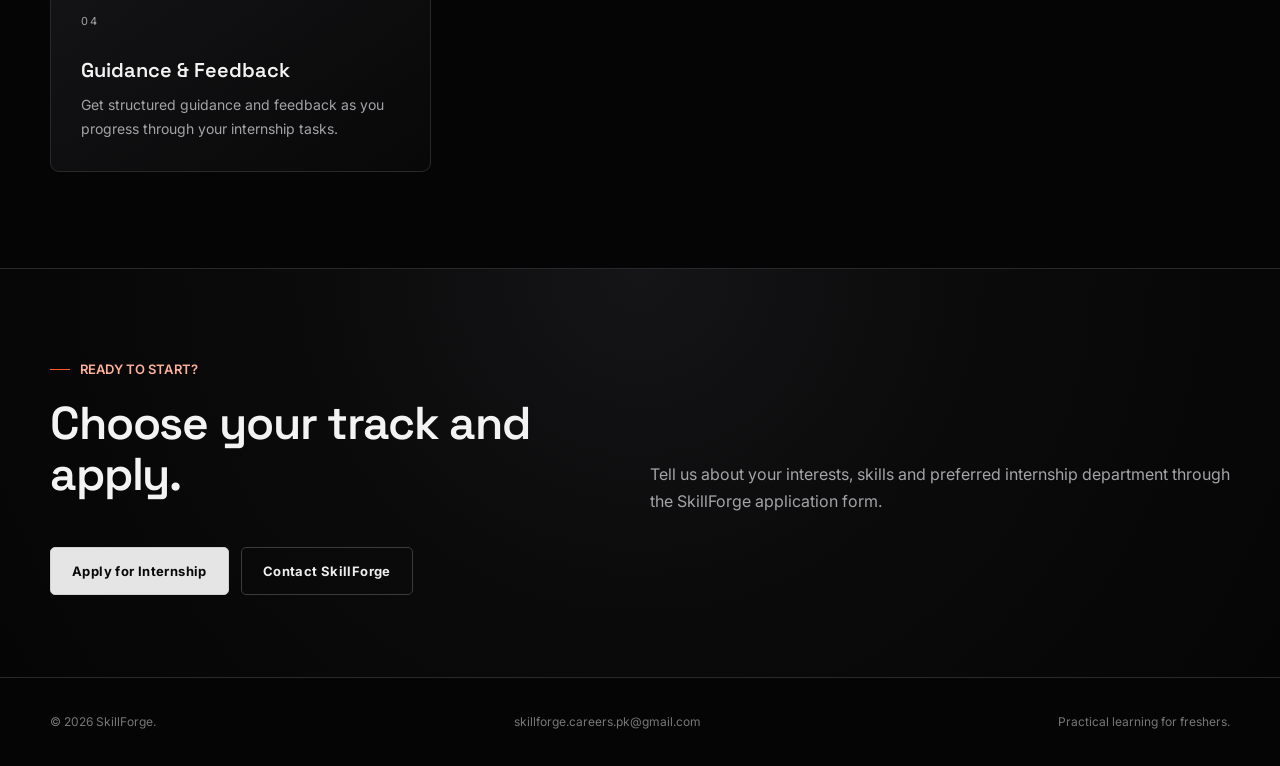
<file: internships.html>
<!doctype html>
<html lang="en">

<head>
  <meta charset="utf-8">
  <meta name="viewport" content="width=device-width,initial-scale=1">
  <script>
    if (localStorage.getItem("theme") === "light") {
      document.documentElement.dataset.theme = "light";
    }
  </script>

  <title>Internships | SkillForge</title>

  <meta
    name="description"
    content="Explore SkillForge internship tracks for students and freshers in web development, Python, graphic design, UI/UX and digital marketing."
  >

  <link rel="stylesheet" href="styles.css">
</head>

<body>

  <!-- NAVIGATION -->
  <header class="nav">

    <div class="container nav-inner">

      <a class="brand" href="index.html">
        <img src="assets/skillforge-logo.png" alt="SkillForge logo">
        <span>SKILLFORGE</span>
      </a>

      <button class="menu" aria-label="Open menu">
        Menu
      </button>

      <nav class="links">
        <a href="index.html">Home</a>
        <a class="active" href="internships.html">Internships</a>
        <a href="about.html">About</a>
        <a href="contact.html">Contact</a>
        <a href="reviews.html">Reviews</a>
        <a class="apply-nav" href="apply.html">Apply Now</a>
        <button id="theme-toggle" class="theme-toggle" aria-label="Toggle theme">☀️</button>
      </nav>

    </div>

  </header>


  <main>

    <!-- PAGE HERO -->
    <section class="page-hero">

      <div class="container">

        <div class="eyebrow">
          INTERNSHIP PROGRAMS
        </div>

        <h1>
          Build experience that you can show.
        </h1>

        <p>
          SkillForge internships are designed for students and freshers
          who want to move beyond theory and gain practical experience
          through structured tasks, projects, guidance and portfolio work.
        </p>

      </div>

    </section>


    <!-- INTERNSHIP TRACKS -->
    <section class="section">

      <div class="container">

        <div class="section-head">

          <div>

            <div class="eyebrow">
              AVAILABLE TRACKS
            </div>

            <h2>
              Choose your area of growth.
            </h2>

          </div>

          <p>
            Select the field that matches your interests and existing
            skills. New tracks will be introduced as the SkillForge
            community expands.
          </p>

        </div>


        <div class="grid">

          <!-- WEB DEVELOPMENT -->
          <article class="card">

            <div class="number">
              01
            </div>

            <h3>
              Web Development
            </h3>

            <p>
              Build practical web applications while developing your
              frontend, backend and full stack development skills.
            </p>

            <p>
              <strong>Focus:</strong>
              HTML, CSS, JavaScript, React, Next.js, APIs, databases
              and GitHub.
            </p>

          </article>


          <!-- PYTHON -->
          <article class="card">

            <div class="number">
              02
            </div>

            <h3>
              Python Development
            </h3>

            <p>
              Strengthen your Python programming and backend development
              skills through practical projects and structured tasks.
            </p>

            <p>
              <strong>Focus:</strong>
              Python, Django, FastAPI, APIs, databases and GitHub.
            </p>

          </article>


          <!-- GRAPHIC DESIGN -->
          <article class="card">

            <div class="number">
              03
            </div>

            <h3>
              Graphic Design
            </h3>

            <p>
              Work on practical visual design assignments that help you
              develop a stronger creative portfolio.
            </p>

            <p>
              <strong>Focus:</strong>
              Branding, social media graphics, visual design and
              digital content.
            </p>

          </article>


          <!-- UI UX -->
          <article class="card">

            <div class="number">
              04
            </div>

            <h3>
              UI/UX Design
            </h3>

            <p>
              Learn to design interfaces and user experiences while
              building portfolio-ready design projects.
            </p>

            <p>
              <strong>Focus:</strong>
              Figma, wireframes, interfaces, user flows and UX thinking.
            </p>

          </article>


          <!-- DIGITAL MARKETING -->
          <article class="card">

            <div class="number">
              05
            </div>

            <h3>
              Digital Marketing
            </h3>

            <p>
              Gain practical experience in digital marketing through
              structured campaigns, research and content-focused tasks.
            </p>

            <p>
              <strong>Focus:</strong>
              SEO, social media, content marketing and digital strategy.
            </p>

          </article>


          <!-- MORE TRACKS -->
          <article class="card">

            <div class="number">
              06
            </div>

            <h3>
              More Tracks Coming
            </h3>

            <p>
              SkillForge will continue expanding its internship
              departments based on student interests and mentor
              availability.
            </p>

            <p>
              <strong>Future areas:</strong>
              Additional technology, creative and business-focused
              opportunities.
            </p>

          </article>

        </div>

      </div>

    </section>


    <!-- PROGRAM STRUCTURE -->
    <section class="section">

      <div class="container">

        <div class="section-head">

          <div>

            <div class="eyebrow">
              PROGRAM STRUCTURE
            </div>

            <h2>
              A structured learning journey.
            </h2>

          </div>

          <p>
            Selected interns will progress through a practical workflow
            designed to help them learn, build and improve their
            professional portfolio.
          </p>

        </div>


        <div class="list">

          <div class="list-item">

            <b>01</b>

            <div>

              <h3>
                Orientation
              </h3>

              <p>
                Understand the internship structure, selected department,
                communication channels, tools, expectations and workflow.
              </p>

            </div>

          </div>


          <div class="list-item">

            <b>02</b>

            <div>

              <h3>
                Practical Tasks
              </h3>

              <p>
                Complete progressive assignments designed around your
                selected internship track and receive guidance where needed.
              </p>

            </div>

          </div>


          <div class="list-item">

            <b>03</b>

            <div>

              <h3>
                Project Work
              </h3>

              <p>
                Apply your skills to individual or team-based projects
                and maintain your work in a professional GitHub or
                portfolio workflow where applicable.
              </p>

            </div>

          </div>


          <div class="list-item">

            <b>04</b>

            <div>

              <h3>
                Portfolio & Career Development
              </h3>

              <p>
                Improve your GitHub, portfolio, CV and professional
                presence while learning how to present your work.
              </p>

            </div>

          </div>


          <div class="list-item">

            <b>05</b>

            <div>

              <h3>
                Final Evaluation
              </h3>

              <p>
                Complete the required internship work and receive
                performance feedback based on the program requirements.
              </p>

            </div>

          </div>


          <div class="list-item">

            <b>06</b>

            <div>

              <h3>
                Completion & Certificate
              </h3>

              <p>
                Interns who successfully complete the applicable
                internship requirements may receive a SkillForge
                internship completion certificate.
              </p>

            </div>

          </div>

        </div>

      </div>

    </section>


    <!-- WHAT YOU GET -->
    <section class="section">

      <div class="container">

        <div class="section-head">

          <div>

            <div class="eyebrow">
              WHAT YOU BUILD
            </div>

            <h2>
              More than an internship title.
            </h2>

          </div>

          <p>
            The goal is to help you leave the program with practical
            work, stronger skills and something meaningful to show.
          </p>

        </div>


        <div class="grid">

          <article class="card">

            <div class="number">
              01
            </div>

            <h3>
              Practical Tasks
            </h3>

            <p>
              Work through structured assignments related to your
              selected department.
            </p>

          </article>


          <article class="card">

            <div class="number">
              02
            </div>

            <h3>
              Portfolio Work
            </h3>

            <p>
              Build projects and deliverables that can contribute to
              your portfolio when appropriate.
            </p>

          </article>


          <article class="card">

            <div class="number">
              03
            </div>

            <h3>
              GitHub Experience
            </h3>

            <p>
              Learn better development workflow, project organization
              and professional repository practices where applicable.
            </p>

          </article>


          <article class="card">

            <div class="number">
              04
            </div>

            <h3>
              Guidance & Feedback
            </h3>

            <p>
              Get structured guidance and feedback as you progress
              through your internship tasks.
            </p>

          </article>

        </div>

      </div>

    </section>


    <!-- APPLY CTA -->
    <section class="cta">

      <div class="container">

        <div class="section-head">

          <div>

            <div class="eyebrow">
              READY TO START?
            </div>

            <h2>
              Choose your track and apply.
            </h2>

          </div>

          <p>
            Tell us about your interests, skills and preferred internship
            department through the SkillForge application form.
          </p>

        </div>


        <div class="buttons">

          <a
            class="btn"
            href="https://docs.google.com/forms/d/e/1FAIpQLScp_QTxuHigA4d_ln9LkwGpGpLbpbYyFqH_f4jM0b0u-lU4zQ/viewform?usp=header"
            target="_blank"
            rel="noopener noreferrer"
          >
            Apply for Internship
          </a>

          <a
            class="btn secondary"
            href="contact.html"
          >
            Contact SkillForge
          </a>

        </div>

      </div>

    </section>

  </main>


  <!-- FOOTER -->
  <footer class="footer">

    <div class="container footer-inner">

      <div>
        <span>
          © <span id="year"></span> SkillForge.
        </span>
      </div>

      <div>
        <span>
          skillforge.careers.pk@gmail.com
        </span>
      </div>

      <div>
        <span>
          Practical learning for freshers.
        </span>
      </div>

    </div>

  </footer>


  <script src="script.js"></script>

</body>
</html>
</file>
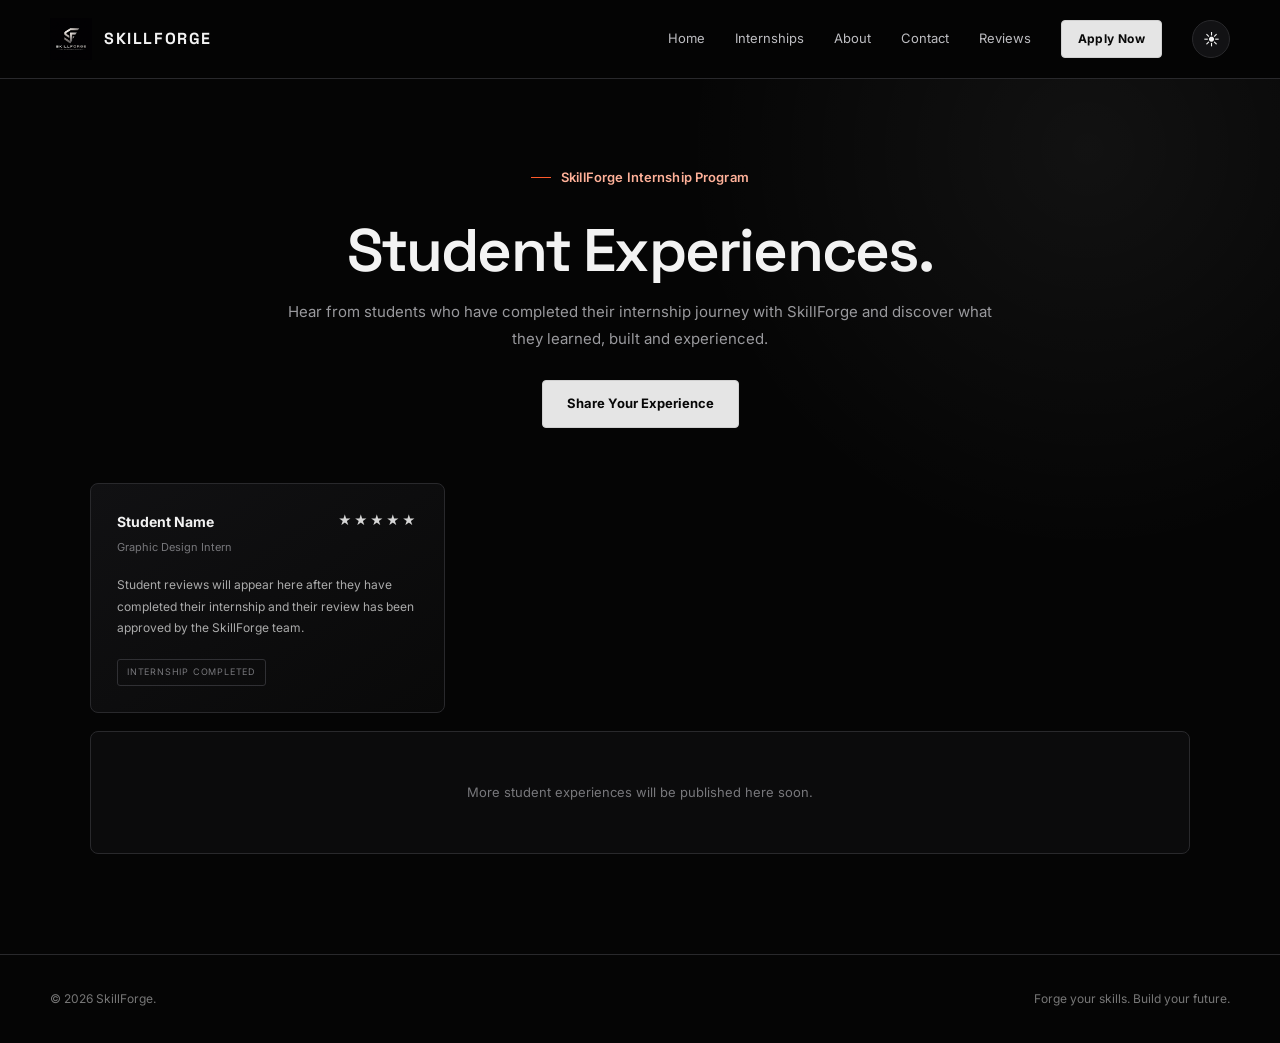
<file: reviews.html>
<!doctype html>
<html lang="en">
<head>
  <meta charset="utf-8">
  <meta name="viewport" content="width=device-width, initial-scale=1">
  <script>
    if (localStorage.getItem("theme") === "light") {
      document.documentElement.dataset.theme = "light";
    }
  </script>

  <title>Student Reviews | SkillForge</title>

  <meta
    name="description"
    content="Read experiences from SkillForge interns and share your internship experience."
  >

  <link rel="stylesheet" href="styles.css">

  <style>
    .reviews-page{
      min-height:calc(100vh - 78px);
      padding:80px 0 100px;
      background:
        radial-gradient(circle at 85% 8%,rgba(255,255,255,.05),transparent 30%),
        #050505;
    }

    .reviews-wrapper{
      width:min(1100px,calc(100% - 40px));
      margin:auto;
    }

    .reviews-header{
      max-width:720px;
      margin:0 auto 55px;
      text-align:center;
    }

    .reviews-header h1{
      font-size:clamp(38px,5vw,60px);
      margin:14px 0 16px;
    }

    .reviews-header p{
      color:#99999d;
      font-size:15px;
      line-height:1.8;
    }

    .review-action{
      display:flex;
      justify-content:center;
      margin-top:28px;
    }

    .review-button{
      display:inline-flex;
      align-items:center;
      justify-content:center;
      min-width:180px;
      height:48px;
      padding:0 24px;
      background:#e5e5e5;
      color:#080808;
      border:1px solid #d0d0d0;
      border-radius:4px;
      text-decoration:none;
      font-size:13px;
      font-weight:700;
      transition:.2s;
    }

    .review-button:hover{
      background:#fff;
      transform:translateY(-1px);
    }

    .reviews-grid{
      display:grid;
      grid-template-columns:repeat(3,1fr);
      gap:18px;
    }

    .review-card{
      background:linear-gradient(145deg,#111113,#090909);
      border:1px solid #29292c;
      border-radius:8px;
      padding:26px;
      min-height:210px;
    }

    .review-top{
      display:flex;
      justify-content:space-between;
      align-items:flex-start;
      gap:15px;
      margin-bottom:18px;
    }

    .review-name{
      color:#f2f2f2;
      font-size:14px;
      font-weight:700;
    }

    .review-role{
      color:#77777b;
      font-size:11px;
      margin-top:5px;
    }

    .review-stars{
      color:#d6d6d6;
      font-size:13px;
      letter-spacing:2px;
      white-space:nowrap;
    }

    .review-text{
      color:#aaa;
      font-size:12px;
      line-height:1.8;
    }

    .review-status{
      display:inline-block;
      margin-top:20px;
      padding:5px 9px;
      border:1px solid #303034;
      border-radius:3px;
      color:#77777b;
      font-size:9px;
      text-transform:uppercase;
      letter-spacing:.8px;
    }

    .empty-reviews{
      grid-column:1 / -1;
      text-align:center;
      padding:50px 20px;
      border:1px solid #29292c;
      background:#0b0b0c;
      border-radius:8px;
      color:#77777b;
      font-size:13px;
    }

    @media(max-width:850px){
      .reviews-grid{
        grid-template-columns:1fr 1fr;
      }
    }

    @media(max-width:600px){
      .reviews-page{
        padding:55px 0 70px;
      }

      .reviews-grid{
        grid-template-columns:1fr;
      }

      .reviews-header h1{
        font-size:40px;
      }

      .review-button{
        width:100%;
      }
    }
  </style>
</head>

<body>

<header class="nav">

  <div class="container nav-inner">

    <a class="brand" href="index.html">
      <img
        src="assets/skillforge-logo.png"
        alt="SkillForge logo"
      >
      <span>SKILLFORGE</span>
    </a>

    <button class="menu" aria-label="Open menu">
      Menu
    </button>

    <nav class="links">

      <a href="index.html">
        Home
      </a>

      <a href="internships.html">
        Internships
      </a>

      <a href="about.html">
        About
      </a>

      <a href="contact.html">
        Contact
      </a>
      
      <a href="reviews.html">
        Reviews
      </a>

      <a class="apply-nav" href="apply.html">
        Apply Now
      </a>
      <button id="theme-toggle" class="theme-toggle" aria-label="Toggle theme">☀️</button>
    </nav>

  </div>

</header>


<main class="reviews-page">

  <div class="reviews-wrapper">

    <section class="reviews-header">

      <div class="eyebrow">
        SkillForge Internship Program
      </div>

      <h1>
        Student Experiences.
      </h1>

      <p>
        Hear from students who have completed their internship
        journey with SkillForge and discover what they learned,
        built and experienced.
      </p>

      <div class="review-action">

        <a
          href="submit-review.html"
          class="review-button"
        >
          Share Your Experience
        </a>

      </div>

    </section>


    <section class="reviews-grid">

      <!-- Temporary sample review -->

      <article class="review-card">

        <div class="review-top">

          <div>

            <div class="review-name">
              Student Name
            </div>

            <div class="review-role">
              Graphic Design Intern
            </div>

          </div>

          <div class="review-stars">
            ★★★★★
          </div>

        </div>

        <div class="review-text">
          Student reviews will appear here after they have
          completed their internship and their review has
          been approved by the SkillForge team.
        </div>

        <span class="review-status">
          Internship Completed
        </span>

      </article>


      <!-- Empty cards for future approved reviews -->

      <div class="empty-reviews">
        More student experiences will be published here soon.
      </div>

    </section>

  </div>

</main>


<footer class="footer">

  <div class="container footer-inner">

    <span>
      © <span id="year"></span> SkillForge.
    </span>

    <span>
      Forge your skills. Build your future.
    </span>

  </div>

</footer>


<script src="script.js"></script>

</body>
</html>
</file>
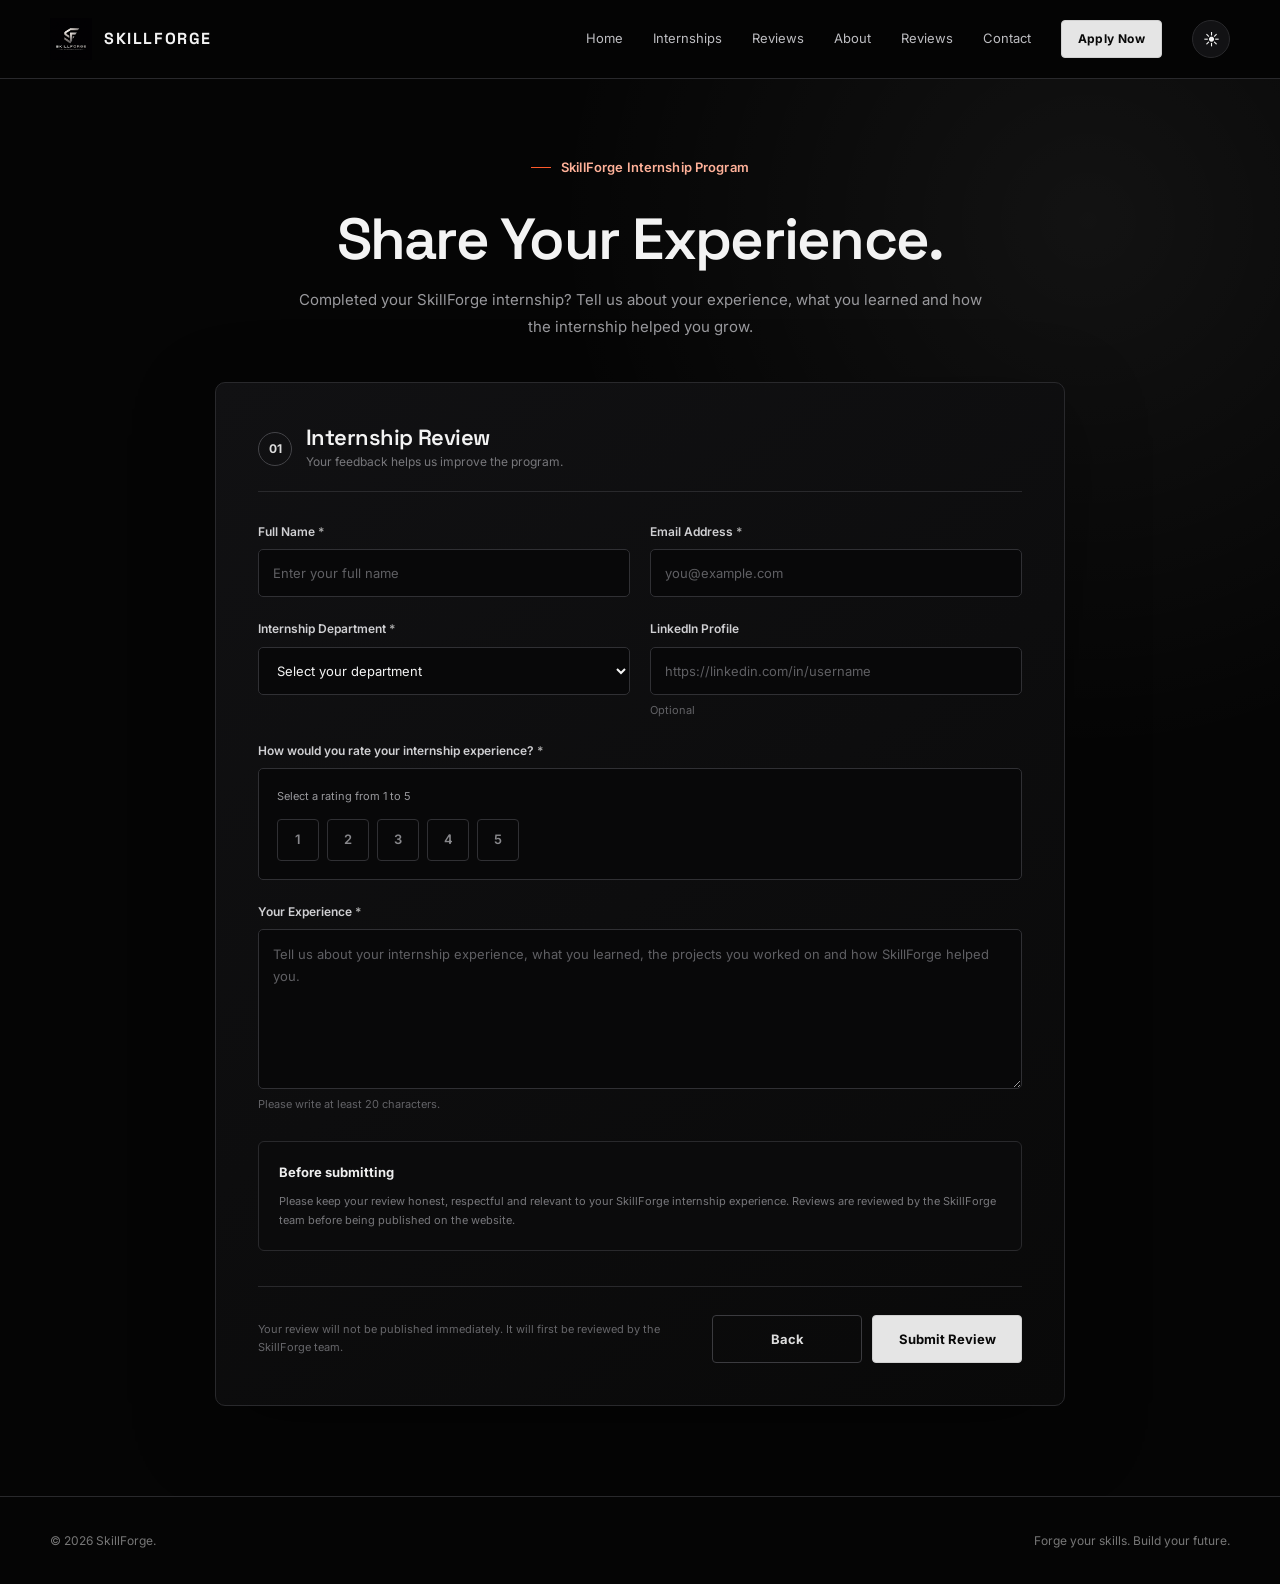
<file: submit-review.html>
<!doctype html>
<html lang="en">
<head>
  <meta charset="utf-8">
  <meta name="viewport" content="width=device-width, initial-scale=1">
  <script>
    if (localStorage.getItem("theme") === "light") {
      document.documentElement.dataset.theme = "light";
    }
  </script>

  <title>Share Your Experience | SkillForge</title>

  <meta
    name="description"
    content="Share your SkillForge internship experience."
  >

  <link rel="stylesheet" href="styles.css">

  <style>
    .review-page{
      min-height:calc(100vh - 78px);
      padding:70px 0 90px;
      background:
        radial-gradient(
          circle at 85% 10%,
          rgba(255,255,255,.055),
          transparent 32%
        ),
        #050505;
    }
    .review-wrapper{
      width:min(850px,calc(100% - 40px));
      margin:auto;
    }

    .review-header{
      text-align:center;
      max-width:700px;
      margin:0 auto 42px;
    }

    .review-header h1{
      font-size:clamp(36px,5vw,58px);
      margin:14px 0 16px;
    }

    .review-header p{
      color:#99999d;
      font-size:15px;
      line-height:1.8;
    }

    .review-card{
      background:linear-gradient(
        145deg,
        #111113,
        #090909
      );
      border:1px solid #29292c;
      border-radius:10px;
      padding:42px;
      box-shadow:0 25px 80px rgba(0,0,0,.35);
    }

    .form-section-title{
      display:flex;
      align-items:center;
      gap:14px;
      margin-bottom:30px;
      padding-bottom:18px;
      border-bottom:1px solid #29292c;
    }

    .form-section-number{
      width:34px;
      height:34px;
      border:1px solid #444448;
      border-radius:50%;
      display:flex;
      align-items:center;
      justify-content:center;
      color:#ddd;
      font-size:12px;
      font-weight:700;
      flex-shrink:0;
    }

    .form-section-title h2{
      font-size:22px;
      margin:0;
    }

    .form-section-title p{
      color:#77777b;
      font-size:12px;
      margin-top:3px;
    }

    .form-grid{
      display:grid;
      grid-template-columns:1fr 1fr;
      gap:22px 20px;
    }

    .form-group{
      display:flex;
      flex-direction:column;
    }

    .form-group.full{
      grid-column:1 / -1;
    }

    .form-group label{
      color:#d0d0d3;
      font-size:12px;
      font-weight:600;
      margin-bottom:8px;
    }

    .required{
      color:#aaa;
    }

    .form-group input,
    .form-group select,
    .form-group textarea{
      width:100%;
      background:#080809;
      border:1px solid #303034;
      border-radius:5px;
      color:#f4f4f4;
      padding:13px 14px;
      font-family:inherit;
      font-size:13px;
      outline:none;
      transition:
        border-color .2s,
        box-shadow .2s;
      margin:0;
      box-sizing:border-box;
    }

    .form-group input,
    .form-group select{
      height:48px;
    }

    .form-group textarea{
      min-height:160px;
      resize:vertical;
      line-height:1.7;
    }

    .form-group select{
      appearance:auto;
      cursor:pointer;
    }

    .form-group input::placeholder,
    .form-group textarea::placeholder{
      color:#5f5f63;
    }

    .form-group input:focus,
    .form-group select:focus,
    .form-group textarea:focus{
      border-color:#77777b;
      box-shadow:
        0 0 0 3px rgba(255,255,255,.04);
    }

    .field-note{
      color:#626266;
      font-size:11px;
      margin-top:7px;
      line-height:1.5;
    }

    /* Rating */

    .rating-box{
      background:#080809;
      border:1px solid #303034;
      border-radius:5px;
      padding:18px;
    }

    .rating-label{
      color:#99999d;
      font-size:11px;
      margin-bottom:13px;
    }

    .rating-options{
      display:flex;
      gap:8px;
      flex-wrap:wrap;
    }

    .rating-option{
      position:relative;
    }

    .rating-option input{
      position:absolute;
      opacity:0;
      pointer-events:none;
    }

    .rating-option label{
      width:42px;
      height:42px;
      display:flex;
      align-items:center;
      justify-content:center;
      border:1px solid #303034;
      border-radius:4px;
      color:#88888c;
      font-size:13px;
      cursor:pointer;
      margin:0;
      transition:.2s;
    }

    .rating-option label:hover{
      border-color:#66666a;
      color:#fff;
    }

    .rating-option input:checked + label{
      background:#e5e5e5;
      border-color:#e5e5e5;
      color:#080808;
    }

    .review-guidelines{
      margin-top:28px;
      padding:20px;
      background:#0b0b0c;
      border:1px solid #29292c;
      border-radius:6px;
    }

    .guidelines-title{
      color:#eee;
      font-size:13px;
      font-weight:700;
      margin-bottom:9px;
    }

    .guidelines-text{
      color:#77777b;
      font-size:11px;
      line-height:1.7;
    }

    .application-footer{
      display:flex;
      align-items:center;
      justify-content:space-between;
      gap:20px;
      margin-top:35px;
      padding-top:28px;
      border-top:1px solid #29292c;
    }

    .footer-note{
      color:#66666a;
      font-size:11px;
      max-width:470px;
      line-height:1.6;
    }

    .footer-buttons{
      display:flex;
      gap:10px;
    }

    .back-button,
    .submit-button{
      min-width:150px;
      height:48px;
      border-radius:4px;
      font-family:inherit;
      font-size:13px;
      font-weight:700;
      cursor:pointer;
      transition:.2s;
    }

    .back-button{
      background:transparent;
      color:#ddd;
      border:1px solid #3b3b3f;
    }

    .submit-button{
      border:1px solid #d0d0d0;
      background:#e5e5e5;
      color:#090909;
    }

    .back-button:hover,
    .submit-button:hover{
      transform:translateY(-1px);
    }

    .submit-button:hover{
      background:#fff;
    }

    /* Success */

    .success-message{
      display:none;
      margin-top:25px;
      padding:20px;
      border:1px solid #38383c;
      background:#0b0b0c;
      border-radius:6px;
      text-align:center;
    }

    .success-message h3{
      color:#eee;
      font-size:15px;
      margin:0 0 8px;
    }

    .success-message p{
      color:#77777b;
      font-size:12px;
      line-height:1.7;
      margin:0;
    }

    @media(max-width:700px){

      .review-page{
        padding:45px 0 60px;
      }

      .review-card{
        padding:24px 20px;
      }

      .form-grid{
        grid-template-columns:1fr;
      }

      .form-group.full{
        grid-column:auto;
      }

      .application-footer{
        flex-direction:column;
        align-items:stretch;
      }

      .footer-buttons{
        width:100%;
      }

      .back-button,
      .submit-button{
        width:100%;
      }

      .review-header h1{
        font-size:38px;
      }
    }
  </style>
</head>


<body>


<header class="nav">

  <div class="container nav-inner">

    <a class="brand" href="index.html">

      <img
        src="assets/skillforge-logo.png"
        alt="SkillForge logo"
      >

      <span>SKILLFORGE</span>

    </a>


    <button
      class="menu"
      aria-label="Open menu"
    >
      Menu
    </button>


    <nav class="links">

      <a href="index.html">
        Home
      </a>

      <a href="internships.html">
        Internships
      </a>

      <a href="reviews.html">Reviews</a>

      <a href="about.html">
        About
      </a>

      <a href="reviews.html">
        Reviews
      </a>

      <a href="contact.html">
        Contact
      </a>

      <a
        class="apply-nav"
        href="apply.html"
      >
        Apply Now
      </a>
      <button id="theme-toggle" class="theme-toggle" aria-label="Toggle theme">☀️</button>
    </nav>

  </div>

</header>



<main class="review-page">

  <div class="review-wrapper">


    <section class="review-header">

      <div class="eyebrow">
        SkillForge Internship Program
      </div>

      <h1>
        Share Your Experience.
      </h1>

      <p>
        Completed your SkillForge internship?
        Tell us about your experience, what you learned
        and how the internship helped you grow.
      </p>

    </section>



    <form
      class="review-card"
      id="reviewForm"
    >


      <div class="form-section-title">

        <div class="form-section-number">
          01
        </div>

        <div>

          <h2>
            Internship Review
          </h2>

          <p>
            Your feedback helps us improve the program.
          </p>

        </div>

      </div>



      <div class="form-grid">


        <!-- Full Name -->

        <div class="form-group">

          <label for="fullName">

            Full Name

            <span class="required">*</span>

          </label>

          <input
            type="text"
            id="fullName"
            name="fullName"
            placeholder="Enter your full name"
            required
          >

        </div>



        <!-- Email -->

        <div class="form-group">

          <label for="email">

            Email Address

            <span class="required">*</span>

          </label>

          <input
            type="email"
            id="email"
            name="email"
            placeholder="you@example.com"
            required
          >

        </div>



        <!-- Department -->

        <div class="form-group">

          <label for="department">

            Internship Department

            <span class="required">*</span>

          </label>

          <select
            id="department"
            name="department"
            required
          >

            <option value="">
              Select your department
            </option>

            <option value="Web Development">
              Web Development
            </option>

            <option value="Python Development">
              Python Development
            </option>

            <option value="AI & Automation">
              AI & Automation
            </option>

            <option value="Graphic Design">
              Graphic Design
            </option>

            <option value="Digital Marketing">
              Digital Marketing
            </option>

            <option value="Data Science">
              Data Science
            </option>

            <option value="Other">
              Other
            </option>

          </select>

        </div>



        <!-- LinkedIn -->

        <div class="form-group">

          <label for="linkedin">
            LinkedIn Profile
          </label>

          <input
            type="url"
            id="linkedin"
            name="linkedin"
            placeholder="https://linkedin.com/in/username"
          >

          <span class="field-note">
            Optional
          </span>

        </div>



        <!-- Rating -->

        <div class="form-group full">

          <label>
            How would you rate your internship experience?
            <span class="required">*</span>
          </label>


          <div class="rating-box">

            <div class="rating-label">
              Select a rating from 1 to 5
            </div>


            <div class="rating-options">


              <div class="rating-option">

                <input
                  type="radio"
                  id="rating1"
                  name="rating"
                  value="1"
                  required
                >

                <label for="rating1">
                  1
                </label>

              </div>


              <div class="rating-option">

                <input
                  type="radio"
                  id="rating2"
                  name="rating"
                  value="2"
                >

                <label for="rating2">
                  2
                </label>

              </div>


              <div class="rating-option">

                <input
                  type="radio"
                  id="rating3"
                  name="rating"
                  value="3"
                >

                <label for="rating3">
                  3
                </label>

              </div>


              <div class="rating-option">

                <input
                  type="radio"
                  id="rating4"
                  name="rating"
                  value="4"
                >

                <label for="rating4">
                  4
                </label>

              </div>


              <div class="rating-option">

                <input
                  type="radio"
                  id="rating5"
                  name="rating"
                  value="5"
                >

                <label for="rating5">
                  5
                </label>

              </div>


            </div>

          </div>

        </div>



        <!-- Review -->

        <div class="form-group full">

          <label for="review">

            Your Experience

            <span class="required">*</span>

          </label>

          <textarea
            id="review"
            name="review"
            placeholder="Tell us about your internship experience, what you learned, the projects you worked on and how SkillForge helped you."
            minlength="20"
            required
          ></textarea>

          <span class="field-note">
            Please write at least 20 characters.
          </span>

        </div>


      </div>



      <!-- Guidelines -->

      <div class="review-guidelines">

        <div class="guidelines-title">
          Before submitting
        </div>

        <div class="guidelines-text">
          Please keep your review honest, respectful and relevant
          to your SkillForge internship experience. Reviews are
          reviewed by the SkillForge team before being published
          on the website.
        </div>

      </div>



      <!-- Footer -->

      <div class="application-footer">

        <p class="footer-note">
          Your review will not be published immediately.
          It will first be reviewed by the SkillForge team.
        </p>


        <div class="footer-buttons">

          <button
            type="button"
            class="back-button"
            id="backButton"
          >
            Back
          </button>


          <button
            type="submit"
            class="submit-button"
          >
            Submit Review
          </button>

        </div>

      </div>


      <!-- Success -->

      <div
        class="success-message"
        id="successMessage"
      >

        <h3>
          Review Submitted
        </h3>

        <p>
          Thank you for sharing your SkillForge experience.
          Your review has been received and will be reviewed
          by our team before publication.
        </p>

      </div>


    </form>

  </div>

</main>



<footer class="footer">

  <div class="container footer-inner">

    <span>
      © <span id="year"></span> SkillForge.
    </span>

    <span>
      Forge your skills. Build your future.
    </span>

  </div>

</footer>



<script src="script.js"></script>

<script>

  const reviewForm = document.getElementById("reviewForm");
  const backButton = document.getElementById("backButton");
  const successMessage = document.getElementById("successMessage");

  const GOOGLE_SCRIPT_URL =
    "https://script.google.com/macros/s/AKfycbzK56x2QFnEOlDpbD0kgWA84x7PvyV5wBNdNM3Sfvrz2wZWyAx0skIqzZxKx20lrd4Izg/exec";


  // Back to Reviews
  backButton.addEventListener("click", function () {
    window.location.href = "reviews.html";
  });


  // Submit Review
  reviewForm.addEventListener("submit", function (event) {

    event.preventDefault();

    if (!reviewForm.checkValidity()) {
      reviewForm.reportValidity();
      return;
    }

    const selectedRating =
      document.querySelector('input[name="rating"]:checked');

    if (!selectedRating) {
      alert("Please select a rating.");
      return;
    }

    const submitButton =
      reviewForm.querySelector(".submit-button");

    submitButton.disabled = true;
    submitButton.textContent = "Submitting...";

    // Create hidden iframe
    let iframe = document.getElementById("reviewSubmitFrame");

    if (!iframe) {
      iframe = document.createElement("iframe");
      iframe.id = "reviewSubmitFrame";
      iframe.name = "reviewSubmitFrame";
      iframe.style.display = "none";
      document.body.appendChild(iframe);
    }

    // Create normal HTML POST form
    const form = document.createElement("form");

    form.method = "POST";
    form.action = GOOGLE_SCRIPT_URL;
    form.target = "reviewSubmitFrame";
    form.style.display = "none";

    function addField(name, value) {
      const input = document.createElement("input");

      input.type = "hidden";
      input.name = name;
      input.value = value || "";

      form.appendChild(input);
    }

    addField("type", "review");
    addField("fullName", document.getElementById("fullName").value.trim());
    addField("email", document.getElementById("email").value.trim());
    addField("department", document.getElementById("department").value);
    addField("linkedin", document.getElementById("linkedin").value.trim());
    addField("rating", selectedRating.value);
    addField("review", document.getElementById("review").value.trim());

    document.body.appendChild(form);

    // Submit directly to Google Apps Script
    form.submit();

    // Save locally
    const reviewData = {
      type: "review",
      fullName: document.getElementById("fullName").value.trim(),
      email: document.getElementById("email").value.trim(),
      department: document.getElementById("department").value,
      linkedin: document.getElementById("linkedin").value.trim(),
      rating: selectedRating.value,
      review: document.getElementById("review").value.trim()
    };

    sessionStorage.setItem(
      "skillforgeReview",
      JSON.stringify(reviewData)
    );

    // Show success message
    setTimeout(function () {
      successMessage.style.display = "block";

      reviewForm.reset();

      submitButton.disabled = false;
      submitButton.textContent = "Submit Review";

      successMessage.scrollIntoView({
        behavior: "smooth",
        block: "center"
      });

      form.remove();
    }, 1000);

  });

</script>

</body>
</html>
</file>
<file: styles.css>
@import url('https://fonts.googleapis.com/css2?family=Space+Grotesk:wght@500;600;700&family=Inter:wght@400;500;600;700;800&display=swap');

:root{
  --bg:#050505;
  --panel:#0d0d0e;
  --panel-2:#121214;
  --text:#f3f3f3;
  --muted:#a4a4a8;
  --line:#29292c;
  --silver:#d8d8d8;
  --silver-2:#8f8f93;
  --max:1180px;

  --font-display:'Space Grotesk',Inter,system-ui,sans-serif;

  --ember:#ff5a2b;
  --ember-soft:#ffb199;
  --ember-deep:#4a1b0d;


  --bg-rgb:5,5,5;
  --nav-link:#bdbdc1;
  --heading:#ffffff;
  --lead:#b4b4b8;
  --card-a:rgba(20,20,22,.98);
  --card-b:rgba(8,8,9,.98);
  --card-a-hover:rgba(25,25,27,.98);
  --card-strong:#d6d6d8;
  --line-hover:#3d3d42;
  --btn-bg:#e5e5e5;
  --btn-bg-hover:#ffffff;
  --btn-text:#090909;
  --btn-border:#d0d0d0;
  --btn2-text:#eeeeee;
  --btn2-border:#3b3b3f;
  --btn2-hover-bg:#151517;
  --input-bg:#0b0b0c;
  --input-border:#303034;
  --label:#bbbbbb;
  --stats-bg:#080809;
  --footer-text:#777777;
  --page-hero-1:#18181a;
  --page-hero-2:#090909;
  --cta-1:#151517;
  --cta-2:#0b0b0c;

}

[data-theme="light"]{
  --bg:#f7f7f8;
  --panel:#ffffff;
  --panel-2:#f0f0f2;
  --text:#111114;
  --muted:#55555c;
  --line:#dcdce0;
  --ember-soft:#c2410c;

  --bg-rgb:247,247,248;
  --nav-link:#44444a;
  --heading:#000000;
  --lead:#44444a;
  --card-a:#ffffff;
  --card-b:#f4f4f6;
  --card-a-hover:#ffffff;
  --card-strong:#222222;
  --line-hover:#b8b8be;
  --btn-bg:#111114;
  --btn-bg-hover:#000000;
  --btn-text:#ffffff;
  --btn-border:#111114;
  --btn2-text:#222222;
  --btn2-border:#c4c4ca;
  --btn2-hover-bg:#ececef;
  --input-bg:#ffffff;
  --input-border:#c9c9cf;
  --label:#44444a;
  --stats-bg:#ffffff;
  --footer-text:#66666c;
  --page-hero-1:#ececef;
  --page-hero-2:#f3f3f5;
  --cta-1:#ececef;
  --cta-2:#f3f3f5;
}

/* =========================
   RESET
========================= */

*{
  box-sizing:border-box;
  margin:0;
  padding:0;
}

html{
  scroll-behavior:smooth;
}

body{
  font-family:Inter,system-ui,-apple-system,BlinkMacSystemFont,"Segoe UI",sans-serif;
  background:var(--bg);
  color:var(--text);
  line-height:1.65;
  overflow-x:hidden;
}

a{
  color:inherit;
  text-decoration:none;
}

img{
  max-width:100%;
  display:block;
}

button,
input,
textarea,
select{
  font-family:inherit;
}

.container{
  width:min(var(--max),calc(100% - 40px));
  margin:auto;
}


/* =========================
   NAVIGATION
========================= */

.nav{
  position:sticky;
  top:0;
  z-index:20;
  background:rgba(var(--bg-rgb),.88);
  backdrop-filter:blur(16px);
  -webkit-backdrop-filter:blur(16px);
  border-bottom:1px solid var(--line);
}

.nav-inner{
  height:78px;
  display:flex;
  align-items:center;
  justify-content:space-between;
  gap:30px;
}

.brand{
  display:flex;
  align-items:center;
  gap:12px;
  font-family:var(--font-display);
  font-weight:700;
  letter-spacing:.1em;
  transition:opacity .2s ease;
}

.brand:hover{
  opacity:.82;
}

.brand img{
  width:42px;
  height:42px;
  object-fit:contain;
}

.brand span{
  font-size:16px;
}

.links{
  display:flex;
  align-items:center;
  gap:30px;
}

.links a{
  position:relative;
  font-size:13px;
  color:var(--nav-link);
  transition:color .2s ease;
}

.links a::after{
  content:"";
  position:absolute;
  left:0;
  bottom:-8px;
  width:0;
  height:1px;
  background:var(--text);
  transition:width .2s ease;
}

.links a:hover,
.links a.active{
  color:var(--heading);
}

.links a:hover::after{
  width:100%;
}

.links a.active::after{
  width:100%;
  background:var(--ember);
}

.menu{
  display:none;
  background:transparent;
  border:1px solid var(--line);
  color:var(--text);
  padding:9px 13px;
  border-radius:6px;
  cursor:pointer;
  transition:.2s ease;
}

.menu:hover{
  background:var(--panel-2);
  border-color:var(--line-hover);
}


/* =========================
   HERO
========================= */

.hero{
  position:relative;
  overflow:hidden;
  min-height:650px;
  display:flex;
  align-items:center;

  background:
    linear-gradient(
      90deg,
      rgba(var(--bg-rgb),.99) 0%,
      rgba(var(--bg-rgb),.82) 35%,
      rgba(var(--bg-rgb),.42) 70%,
      rgba(var(--bg-rgb),.80) 100%
    ),
    url("assets/skillforge-cover.png") center/cover no-repeat;

  border-bottom:1px solid var(--line);
}

.hero-mark{
  position:absolute;
  right:-120px;
  top:50%;
  width:620px;
  transform:translateY(-50%);
  opacity:.05;
  filter:grayscale(1) brightness(1.6);
  pointer-events:none;
  user-select:none;
  z-index:0;
}

.hero-content{
  position:relative;
  z-index:1;
  max-width:680px;
  padding:100px 0;
}

.eyebrow{
  display:inline-flex;
  align-items:center;
  gap:10px;
  letter-spacing:.01em;
  font-size:13px;
  font-weight:600;
  color:var(--ember-soft);
  margin-bottom:18px;
}

.eyebrow::before{
  content:"";
  width:20px;
  height:1px;
  background:var(--ember);
  flex:none;
}

h1{
  font-family:var(--font-display);
  font-size:clamp(42px,6vw,76px);
  line-height:1.03;
  letter-spacing:-.03em;
  margin-bottom:24px;
  font-weight:600;
}

h2{
  font-family:var(--font-display);
  font-size:clamp(30px,4vw,46px);
  line-height:1.1;
  letter-spacing:-.025em;
  margin-bottom:16px;
  font-weight:600;
}

h3{
  font-family:var(--font-display);
  font-size:20px;
  line-height:1.25;
  margin-bottom:10px;
  font-weight:600;
}

p{
  line-height:1.7;
}

.lead{
  font-size:17px;
  color:var(--lead);
  max-width:650px;
}


/* =========================
   BUTTONS
========================= */

.buttons{
  display:flex;
  gap:12px;
  flex-wrap:wrap;
  margin-top:32px;
}

.btn{
  position:relative;
  overflow:hidden;
  display:inline-flex;
  align-items:center;
  justify-content:center;
  min-height:48px;
  padding:0 21px;
  border-radius:5px;

  font-size:13px;
  font-weight:700;
  letter-spacing:.03em;

  border:1px solid var(--btn-border);
  background:var(--btn-bg);
  color:var(--btn-text);

  cursor:pointer;
  transition:
    transform .2s ease,
    background .2s ease,
    border-color .2s ease,
    color .2s ease,
    box-shadow .2s ease;
}

.btn::after{
  content:"";
  position:absolute;
  top:0;
  left:-60%;
  width:40%;
  height:100%;
  background:linear-gradient(
    120deg,
    transparent,
    rgba(255,255,255,.65),
    transparent
  );
  transform:skewX(-18deg);
  transition:left .65s cubic-bezier(.2,.7,.2,1);
}

.btn:hover::after{
  left:140%;
}

.btn:hover{
  transform:translateY(-2px);
  background:var(--btn-bg-hover);
  box-shadow:0 10px 30px rgba(255,255,255,.08);
}

.btn.secondary{
  background:transparent;
  color:var(--btn2-text);
  border-color:var(--btn2-border);
}

.btn.secondary:hover{
  background:var(--btn2-hover-bg);
  border-color:var(--line-hover);
  color:var(--heading);
  box-shadow:0 10px 30px rgba(0,0,0,.25);
}


/* =========================
   SECTIONS
========================= */

.section{
  padding:96px 0;
  border-bottom:1px solid var(--line);
}

.section-head{
  display:flex;
  justify-content:space-between;
  gap:40px;
  align-items:end;
  margin-bottom:42px;
}

.section-head > div{
  flex:1;
}

.section-head > p{
  color:var(--muted);
  max-width:580px;
}


/* =========================
   CARDS
========================= */

.grid{
  display:grid;
  grid-template-columns:repeat(3,1fr);
  gap:18px;
}

.card{
  position:relative;
  background:linear-gradient(145deg,var(--card-a),var(--card-b));

  border:1px solid var(--line);
  padding:30px;
  border-radius:9px;

  overflow:hidden;

  transition:
    transform .25s ease,
    border-color .25s ease,
    background .25s ease;
}

.card::before{
  content:"";
  position:absolute;
  top:0;
  left:0;
  width:100%;
  height:1px;
  background:linear-gradient(
    90deg,
    transparent,
    rgba(255,255,255,.25),
    transparent
  );
  opacity:.6;
}

.card:hover{
  transform:translateY(-4px);
  border-color:var(--line-hover);
  background:linear-gradient(145deg,var(--card-a-hover),var(--card-b));
}

.card p{
  color:var(--muted);
  font-size:14px;
}

.card p + p{
  margin-top:12px;
}

.card strong{
  color:var(--card-strong);
  font-weight:600;
}

.number{
  font-size:11px;
  letter-spacing:.18em;
  color:var(--muted);
  margin-bottom:28px;
}


/* =========================
   STATS
========================= */

.stats{
  display:grid;
  grid-template-columns:repeat(4,1fr);
  border:1px solid var(--line);
  border-top:2px solid var(--ember);
  background:var(--stats-bg);
}

.stat strong{
  font-family:var(--font-display);
}

.icon{
  display:flex;
  align-items:center;
  justify-content:center;
  width:42px;
  height:42px;
  margin-bottom:26px;
  color:var(--muted);
  transition:color .3s ease;
}

.icon svg{
  width:100%;
  height:100%;
}

.card:hover .icon{
  color:var(--ember-soft);
}

.stat{
  padding:30px;
  border-right:1px solid var(--line);
}

.stat:last-child{
  border-right:0;
}

.stat strong{
  display:block;
  font-size:30px;
  line-height:1.2;
  margin-bottom:6px;
}

.stat span{
  font-size:12px;
  color:var(--muted);
}


/* =========================
   PAGE HERO
========================= */

.page-hero{
  padding:110px 0 78px;

  background:
    radial-gradient(
      circle at 78% 20%,
      var(--page-hero-1) 0,
      var(--page-hero-2) 40%,
      var(--bg) 72%
    );

  border-bottom:1px solid var(--line);
}

.page-hero h1{
  max-width:850px;
}

.page-hero p{
  color:var(--muted);
  max-width:720px;
  font-size:16px;
}


/* =========================
   LIST
========================= */

.list{
  display:grid;
  gap:0;
  border-top:1px solid var(--line);
}

.list-item{
  display:flex;
  gap:24px;
  padding:25px 4px;
  border-bottom:1px solid var(--line);
  transition:padding-left .2s ease;
}

.list-item:hover{
  padding-left:10px;
}

.list-item b{
  min-width:34px;
  color:var(--muted);
  font-size:12px;
  letter-spacing:.12em;
  padding-top:3px;
}

.list-item h3{
  margin-bottom:6px;
}

.list-item p{
  color:var(--muted);
  font-size:14px;
  max-width:760px;
}


/* =========================
   CTA
========================= */

.cta{
  padding:82px 0;
  background:
    radial-gradient(
      circle at 50% 0%,
      var(--cta-1) 0,
      var(--cta-2) 42%,
      var(--bg) 100%
    );
}

.cta .section-head{
  margin-bottom:0;
}

.cta .section-head p{
  color:var(--muted);
}


/* =========================
   FOOTER
========================= */

.footer{
  padding:34px 0;
  color:var(--footer-text);
  border-top:1px solid var(--line);
  background:var(--bg);
}

.footer-inner{
  display:flex;
  justify-content:space-between;
  gap:20px;
  font-size:12px;
}

.footer-inner span{
  color:var(--footer-text);
}


/* =========================
   FORMS
========================= */

.form{
  max-width:760px;
}

label{
  display:block;
  font-size:12px;
  color:var(--label);
  margin-bottom:7px;
}

input,
textarea,
select{
  width:100%;
  background:var(--input-bg);
  border:1px solid var(--input-border);
  color:var(--text);
  padding:13px 14px;
  border-radius:5px;
  font:inherit;
  margin-bottom:18px;
  outline:none;
  transition:
    border-color .2s ease,
    background .2s ease,
    box-shadow .2s ease;
}

input:focus,
textarea:focus,
select:focus{
  border-color:var(--line-hover);
  background:var(--input-bg);
  box-shadow:0 0 0 3px rgba(255,255,255,.04);
}

input::placeholder,
textarea::placeholder{
  color:var(--muted);
}

textarea{
  min-height:150px;
  resize:vertical;
}

.note{
  font-size:12px;
  color:var(--muted);
  margin-top:12px;
}


/* =========================
   SELECTION
========================= */

::selection{
  background:#d8d8d8;
  color:#050505;
}


/* =========================
   SCROLLBAR
========================= */

::-webkit-scrollbar{
  width:9px;
}

::-webkit-scrollbar-track{
  background:var(--bg);
}

::-webkit-scrollbar-thumb{
  background:var(--line);
  border-radius:10px;
}

::-webkit-scrollbar-thumb:hover{
  background:#414146;
}


/* =========================
   MOBILE
========================= */

@media(max-width:800px){

  .container{
    width:min(var(--max),calc(100% - 28px));
  }

  .nav-inner{
    height:72px;
  }

  .brand{
    gap:9px;
  }

  .brand img{
    width:38px;
    height:38px;
  }

  .brand span{
    font-size:14px;
    letter-spacing:.13em;
  }

  .links{
    display:none;
    position:absolute;
    left:14px;
    right:14px;
    top:72px;

    background:var(--panel);
    border:1px solid var(--line);
    border-radius:7px;

    padding:18px;

    flex-direction:column;
    align-items:flex-start;
    gap:18px;

    box-shadow:0 20px 50px rgba(0,0,0,.45);
  }

  .links.open{
    display:flex;
  }

  .links a::after{
    display:none;
  }

  .menu{
    display:block;
  }


  /* HERO */

  .hero{
    min-height:590px;

    background:
      linear-gradient(
        180deg,
        rgba(var(--bg-rgb),.86) 0%,
        rgba(var(--bg-rgb),.70) 55%,
        rgba(var(--bg-rgb),.96) 100%
      ),
      url("assets/skillforge-cover.png") center/cover no-repeat;
  }

  .hero-content{
    padding:80px 0;
  }

  h1{
    font-size:clamp(40px,12vw,58px);
  }

  h2{
    font-size:clamp(29px,9vw,40px);
  }

  .lead{
    font-size:15px;
  }


  /* SECTIONS */

  .section{
    padding:68px 0;
  }

  .section-head{
    display:block;
    margin-bottom:30px;
  }

  .section-head > p{
    margin-top:18px;
  }


  /* GRID */

  .grid{
    grid-template-columns:1fr;
    gap:14px;
  }

  .card{
    padding:25px;
  }


  /* STATS */

  .stats{
    grid-template-columns:1fr 1fr;
  }

  .stat{
    padding:23px 18px;
    border-bottom:1px solid var(--line);
  }

  .stat:nth-child(2){
    border-right:0;
  }

  .stat:nth-child(3){
    border-right:1px solid var(--line);
  }

  .stat:nth-child(3),
  .stat:nth-child(4){
    border-bottom:0;
  }

  .stat strong{
    font-size:25px;
  }


  /* PAGE HERO */

  .page-hero{
    padding:78px 0 58px;
  }

  .page-hero h1{
    font-size:clamp(38px,11vw,54px);
  }


  /* LIST */

  .list-item{
    gap:16px;
    padding:22px 2px;
  }


  /* CTA */

  .cta{
    padding:65px 0;
  }


  /* FOOTER */

  .footer-inner{
    display:block;
  }

  .footer-inner > div{
    margin-bottom:8px;
  }

  .footer-inner > div:last-child{
    margin-bottom:0;
  }

  .buttons{
    margin-top:26px;
  }

  .btn{
    min-height:47px;
  }

}


/* =========================
   SMALL PHONES
========================= */

@media(max-width:480px){

  .container{
    width:calc(100% - 24px);
  }

  .hero{
    min-height:570px;
  }

  .hero-content{
    padding:70px 0;
  }

  .eyebrow{
    font-size:9px;
    letter-spacing:.20em;
  }

  .buttons{
    flex-direction:column;
    align-items:stretch;
  }

  .btn{
    width:100%;
  }

  .stats{
    grid-template-columns:1fr;
  }

  .stat,
  .stat:nth-child(3){
    border-right:0;
    border-bottom:1px solid var(--line);
  }

  .stat:last-child{
    border-bottom:0;
  }

  .list-item{
    gap:12px;
  }

}

.apply-nav{
  display:inline-flex !important;
  align-items:center;
  justify-content:center;
  min-height:38px;
  padding:0 16px;
  border:1px solid var(--btn-border);
  border-radius:4px;
  background:var(--btn-bg);
  color:var(--btn-text) !important;
  font-size:12px !important;
  font-weight:700;
  letter-spacing:.03em;
  transition:.2s;
}

.apply-nav:hover{
  background:var(--btn-bg-hover);
  color:var(--btn-text) !important;
  transform:translateY(-1px);
}

@media(max-width:800px){
  .apply-nav{
    width:100%;
    justify-content:flex-start;
  }
}

/* =========================
   MOTION: LOAD-IN (hero)
========================= */

@keyframes riseIn{
  from{
    opacity:0;
    transform:translateY(16px);
  }
  to{
    opacity:1;
    transform:translateY(0);
  }
}

.load-in{
  opacity:0;
  animation:riseIn .8s cubic-bezier(.16,.84,.44,1) forwards;
  animation-delay:calc(var(--d,0) * 120ms + 60ms);
}


/* =========================
   MOTION: SCROLL REVEAL
========================= */

.reveal{
  opacity:0;
  transform:translateY(22px);
  transition:
    opacity .6s ease,
    transform .6s ease;
  transition-delay:calc(var(--d,0) * 90ms);
}

.reveal.in-view{
  opacity:1;
  transform:translateY(0);
}

@media(prefers-reduced-motion:reduce){
  *,
  *::before,
  *::after{
    animation-duration:.001ms !important;
    animation-iteration-count:1 !important;
    transition-duration:.001ms !important;
    scroll-behavior:auto !important;
  }
}


/* =========================
   PROCESS PATH (How It Works)
========================= */

.path{
  position:relative;
  display:grid;
  grid-template-columns:repeat(4,1fr);
  gap:18px;
}

.path-line{
  position:absolute;
  top:23px;
  left:0;
  right:0;
  height:1px;
  background:var(--line);
  z-index:0;
}

.path-line-fill{
  position:absolute;
  top:23px;
  left:0;
  height:1px;
  width:0%;
  background:linear-gradient(90deg,var(--ember),rgba(255,90,43,.1));
  z-index:0;
  transition:width 1.4s cubic-bezier(.2,.7,.2,1);
}

.path.in-view .path-line-fill{
  width:100%;
}

.path-step{
  position:relative;
  z-index:1;
}

.path-node{
  display:flex;
  align-items:center;
  justify-content:center;
  width:46px;
  height:46px;
  margin-bottom:20px;
  border-radius:50%;
  border:1px solid var(--line);
  background:var(--panel-2);

  font-family:var(--font-display);
  font-weight:600;
  font-size:14px;
  color:var(--muted);

  transition:
    border-color .5s ease,
    color .5s ease,
    background .5s ease,
    box-shadow .5s ease;
}

.path.in-view .path-node{
  border-color:var(--ember);
  background:var(--ember-deep);
  color:#fff;
  box-shadow:
    0 0 0 5px rgba(255,90,43,.10),
    0 0 20px rgba(255,90,43,.3);
}

.path-step p{
  color:var(--muted);
  font-size:14px;
}


@media(max-width:800px){

  .hero-mark{
    display:none;
  }

  .path{
    grid-template-columns:1fr;
    gap:0;
  }

  .path-line,
  .path-line-fill{
    display:none;
  }

  .path-step{
    position:relative;
    padding-left:26px;
    padding-bottom:30px;
  }

  .path-step::before{
    content:"";
    position:absolute;
    left:11px;
    top:46px;
    bottom:0;
    width:1px;
    background:var(--line);
  }

  .path-step:last-child::before{
    display:none;
  }

  .path-step:last-child{
    padding-bottom:0;
  }

  .path-node{
    position:absolute;
    left:-12px;
    top:0;
    width:34px;
    height:34px;
    font-size:12px;
  }

  .path-step h3,
  .path-step p{
    padding-left:36px;
  }

}

.theme-toggle{
  background:var(--panel-2);
  color:var(--text);
  border:1px solid var(--line);
  border-radius:999px;
  width:38px;
  height:38px;
  font-size:16px;
  cursor:pointer;
  transition:.2s ease;
}

.theme-toggle:hover{
  border-color:var(--line-hover);
}
</file>
